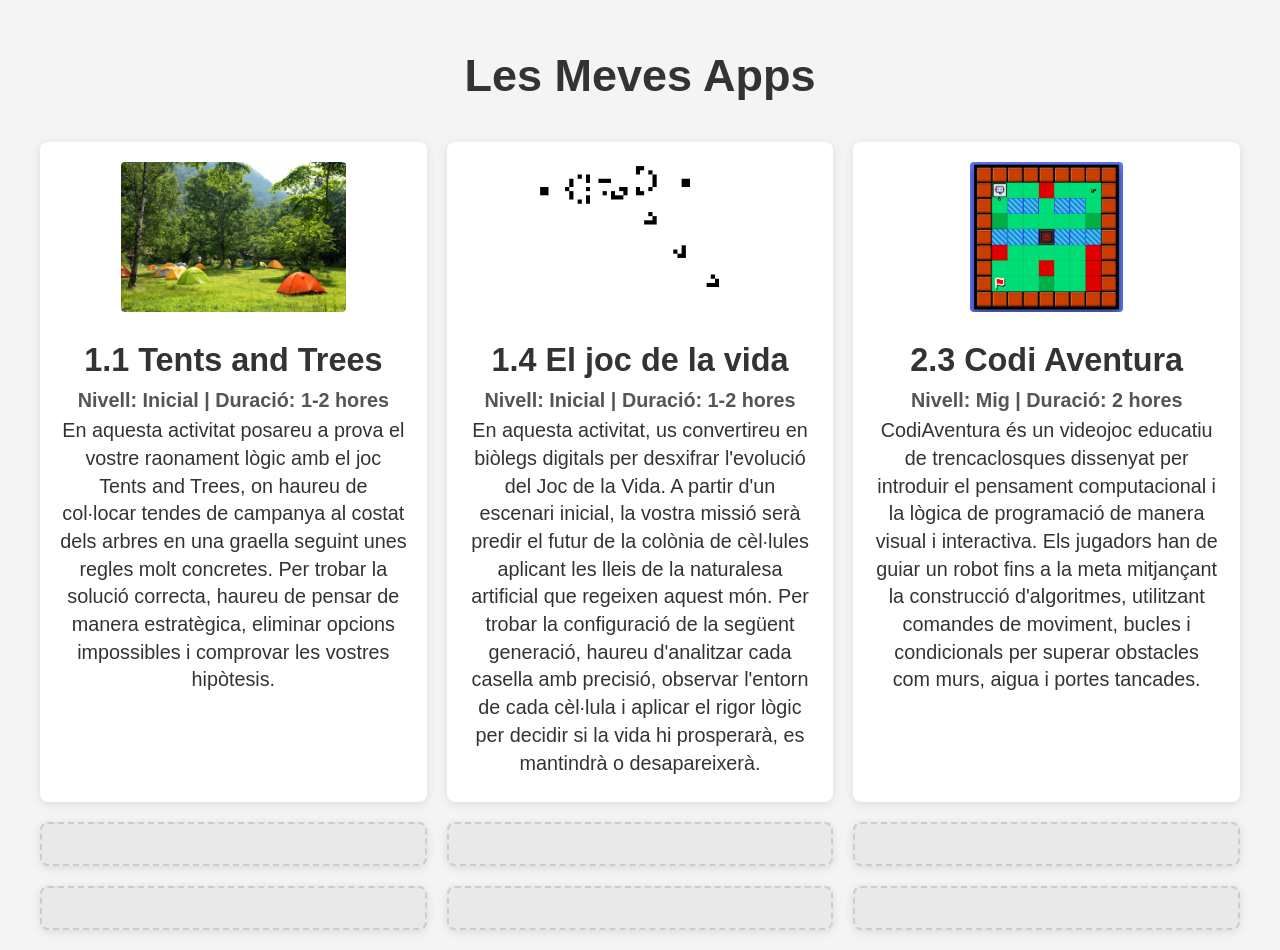
<file: index.html>
<!DOCTYPE html>
<html lang="ca">
<head>
    <meta charset="UTF-8">
    <meta name="viewport" content="width=device-width, initial-scale=1.0">
    <title>Apps - Gerard Callé</title>
    <link rel="stylesheet" href="styles.css">
</head>
<body>
    <h1>Les Meves Apps</h1>
    <div class="grid">
        <a href="tentsandtrees/index.html" class="card">
            <img src="tentsandtrees.jpg" alt="Tents and Trees">
            <h2>1.1 Tents and Trees</h2>
            <p class="level-duration">Nivell: Inicial | Duració: 1-2 hores</p>
            <p class="description">En aquesta activitat posareu a prova el vostre raonament lògic amb el joc Tents and Trees, on haureu de col·locar tendes de campanya al costat dels arbres en una graella seguint unes regles molt concretes. Per trobar la solució correcta, haureu de pensar de manera estratègica, eliminar opcions impossibles i comprovar les vostres hipòtesis.</p>
        </a>
        <a href="gameoflive/index.html" class="card">
            <img src="gameoflive.gif" alt="El joc de la vida">
            <h2>1.4 El joc de la vida</h2>
            <p class="level-duration">Nivell: Inicial | Duració: 1-2 hores</p>
            <p class="description">En aquesta activitat, us convertireu en biòlegs digitals per desxifrar l'evolució del Joc de la Vida. A partir d'un escenari inicial, la vostra missió serà predir el futur de la colònia de cèl·lules aplicant les lleis de la naturalesa artificial que regeixen aquest món. Per trobar la configuració de la següent generació, haureu d'analitzar cada casella amb precisió, observar l'entorn de cada cèl·lula i aplicar el rigor lògic per decidir si la vida hi prosperarà, es mantindrà o desapareixerà.</p>
        </a>
        <a href="codiaventura/index.html" class="card">
            <img src="codiaventura.png" alt="Codi Aventura">
            <h2>2.3 Codi Aventura</h2>
            <p class="level-duration">Nivell: Mig | Duració: 2 hores</p>
            <p class="description">CodiAventura és un videojoc educatiu de trencaclosques dissenyat per introduir el pensament computacional i la lògica de programació de manera visual i interactiva. Els jugadors han de guiar un robot fins a la meta mitjançant la construcció d'algoritmes, utilitzant comandes de moviment, bucles i condicionals per superar obstacles com murs, aigua i portes tancades.</p>
        </a>
        <div class="card empty"></div>
        <div class="card empty"></div>
        <div class="card empty"></div>
        <div class="card empty"></div>
        <div class="card empty"></div>
        <div class="card empty"></div>
    </div>
</body>
</html>
</file>
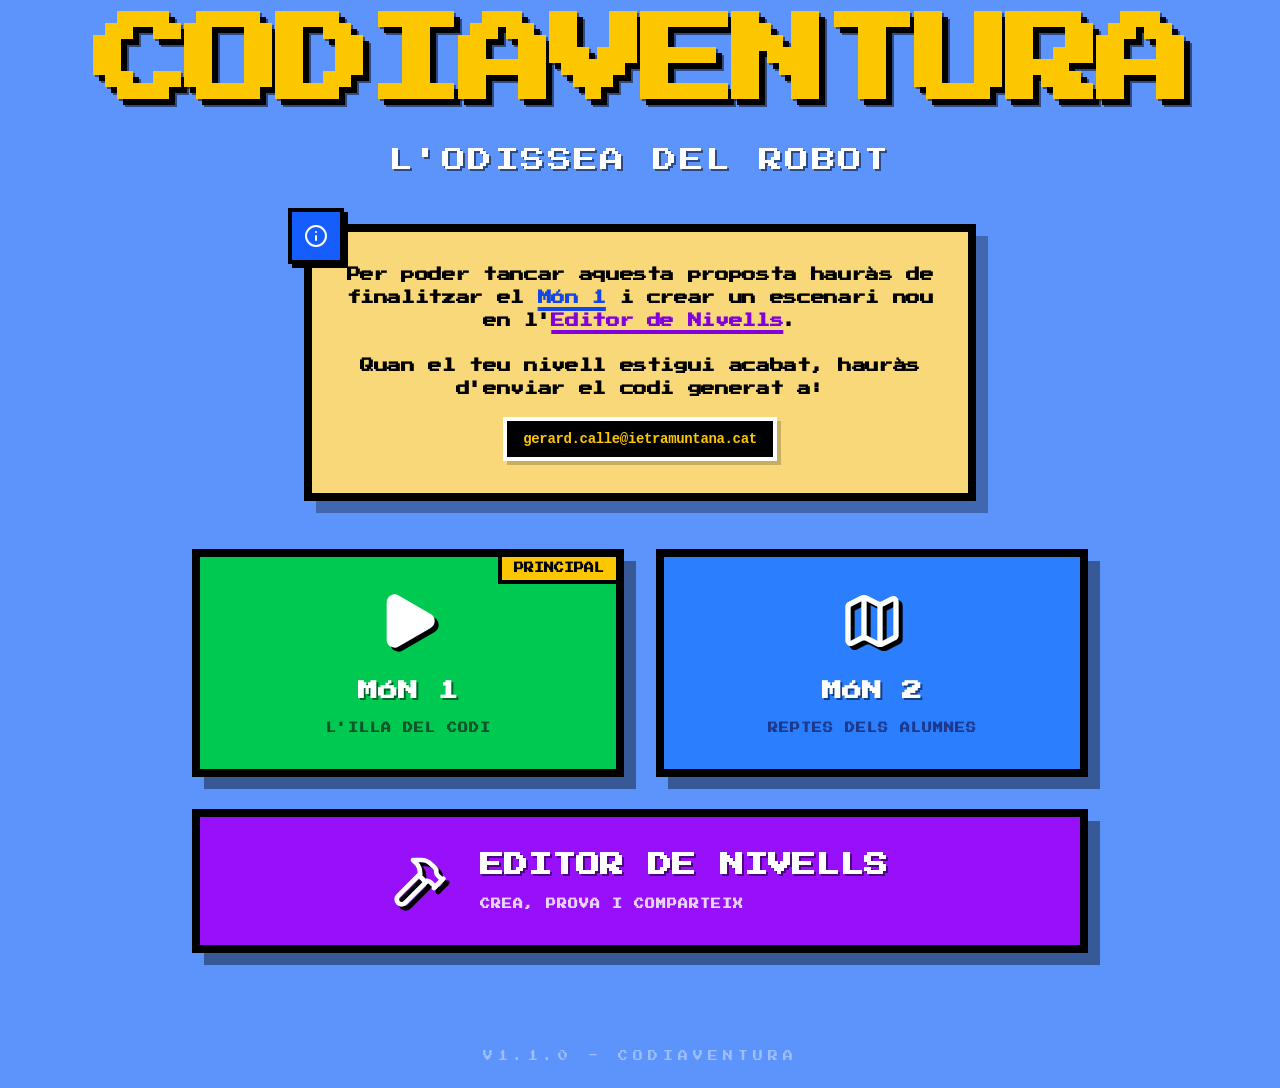
<file: codiaventura/index.html>
<!DOCTYPE html>
<html lang="ca-ES">
  <head>
    <meta charset="UTF-8" />
    <meta name="viewport" content="width=device-width, initial-scale=1.0" />
    <title>CodiAventura: Món Pixel</title>
    <link href="https://fonts.googleapis.com/css2?family=Press+Start+2P&display=swap" rel="stylesheet">
    <script type="module" crossorigin src="./assets/index-CRrbOQWZ.js"></script>
    <link rel="stylesheet" crossorigin href="./assets/index-3ejR_nkB.css">
  </head>
  <body>
    <div id="root"></div>
  </body>
</html>
</file>
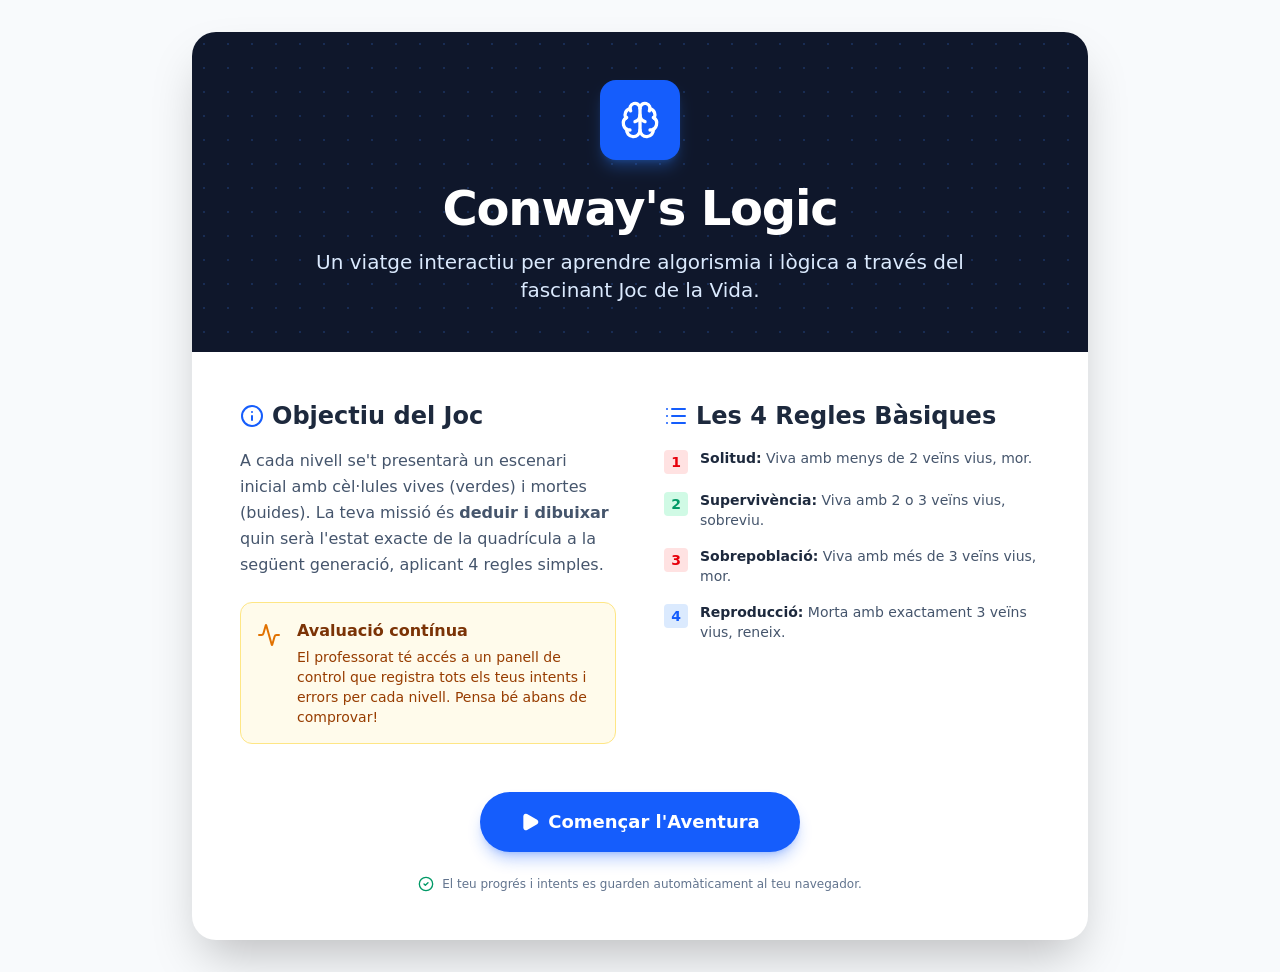
<file: gameoflive/index.html>
<!doctype html>
<html lang="ca-ES">
  <head>
    <meta charset="UTF-8" />
    <meta name="viewport" content="width=device-width, initial-scale=1.0" />
    <title>Game Of Live</title>
    <script type="module" crossorigin src="./assets/index-CAPMEVwv.js"></script>
    <link rel="stylesheet" crossorigin href="./assets/index-CKl9i4Ve.css">
  </head>
  <body>
    <div id="root"></div>
  </body>
</html>
</file>
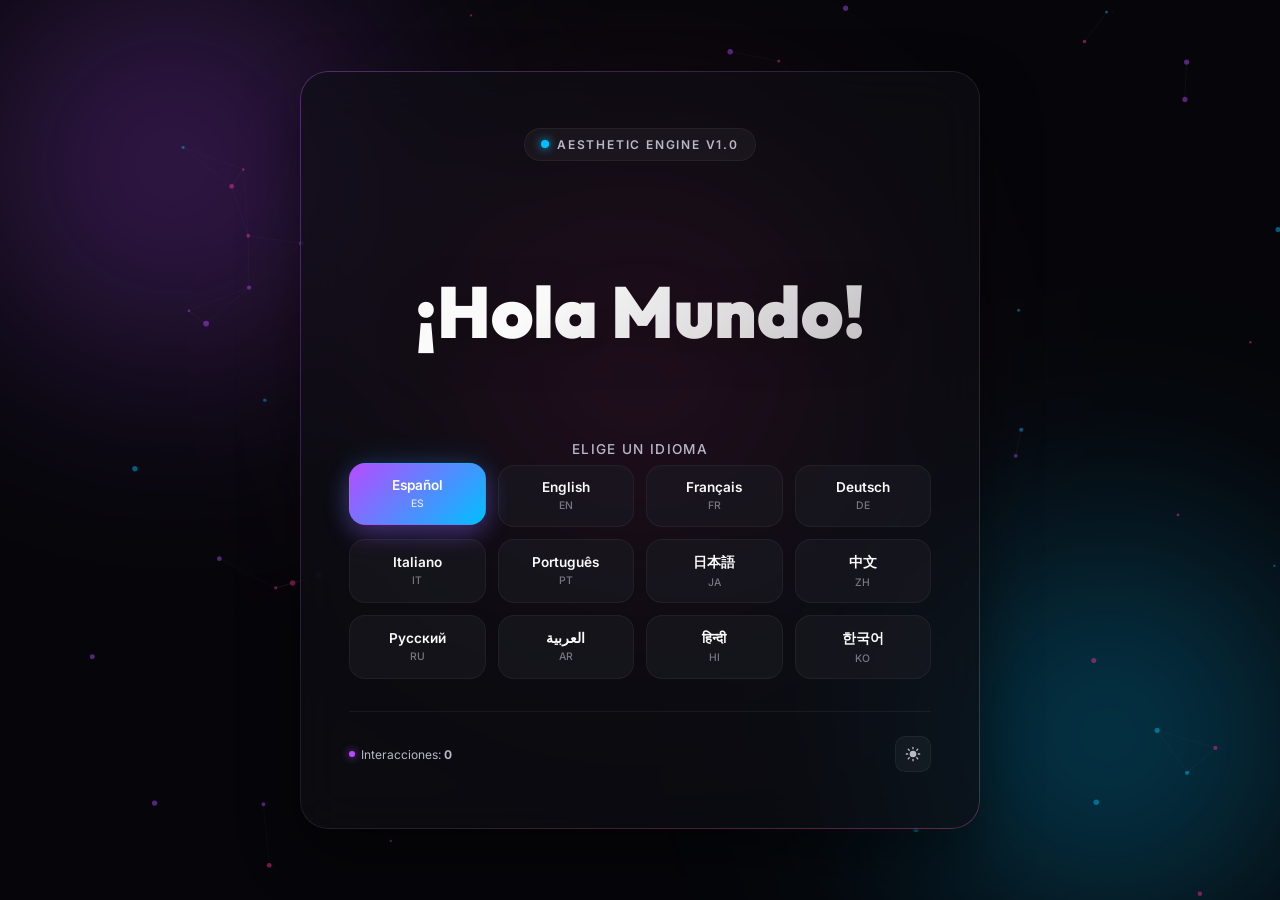
<file: hola-mundo/index.html>
<!DOCTYPE html>
<html lang="es">
<head>
  <meta charset="UTF-8">
  <meta name="viewport" content="width=device-width, initial-scale=1.0">
  <meta name="description" content="Una aplicación web de Hola Mundo interactiva con diseño premium, efectos de partículas, síntesis de audio integrada y soporte para múltiples idiomas.">
  <title>Hola Mundo Interactiva</title>
  
  <!-- Optimización de carga de fuentes -->
  <link rel="preconnect" href="https://fonts.googleapis.com">
  <link rel="preconnect" href="https://fonts.gstatic.com" crossorigin>
  
  <script type="module" crossorigin src="./assets/index-D7uxfjRX.js"></script>
  <link rel="stylesheet" crossorigin href="./assets/index-CjA4MpiB.css">
</head>
<body>

  <!-- Capa de Fondos Animados -->
  <div class="background-wrapper" aria-hidden="true">
    <div class="blob blob-1"></div>
    <div class="blob blob-2"></div>
    <div class="blob blob-3"></div>
  </div>

  <!-- Lienzo de Partículas Interactivas -->
  <canvas id="particle-canvas" aria-hidden="true"></canvas>

  <!-- Contenedor Principal (Glassmorphism) -->
  <main class="container">
    <div class="glow-ring" aria-hidden="true"></div>

    <header>
      <div class="logo-badge">
        <span class="logo-icon"></span>
        <span>Aesthetic Engine v1.0</span>
      </div>
    </header>

    <!-- Sección del Saludo Central -->
    <section class="greeting-viewport" aria-live="polite">
      <h1 id="greeting-text" class="greeting-text">¡Hola Mundo!</h1>
    </section>

    <!-- Panel de Selección de Idioma -->
    <section class="languages-container">
      <h2 class="panel-title">Elige un idioma</h2>
      <div id="languages-grid" class="languages-grid">
        <!-- Generado dinámicamente por JS -->
      </div>
    </section>

    <!-- Barra de Estado / Footer -->
    <footer>
      <div class="interactive-counter">
        <span class="pulse-indicator"></span>
        <span>Interacciones: <strong id="click-counter">0</strong></span>
      </div>
      
      <div class="controls-row">
        <!-- Botón para alternar brillo de neón -->
        <button id="toggle-glow" class="icon-btn" aria-label="Alternar brillo de neón" title="Alternar brillo de neón">
          <svg viewBox="0 0 24 24" width="18" height="18" fill="none" stroke="currentColor" stroke-width="2" stroke-linecap="round" stroke-linejoin="round">
            <path d="M12 2v2M12 20v2M4.93 4.93l1.41 1.41M17.66 17.66l1.41 1.41M2 12h2M20 12h2M6.34 17.66l-1.41 1.41M19.07 4.93l-1.41 1.41"></path>
            <circle cx="12" cy="12" r="4"></circle>
          </svg>
        </button>
      </div>
    </footer>
  </main>

</body>
</html>
</file>
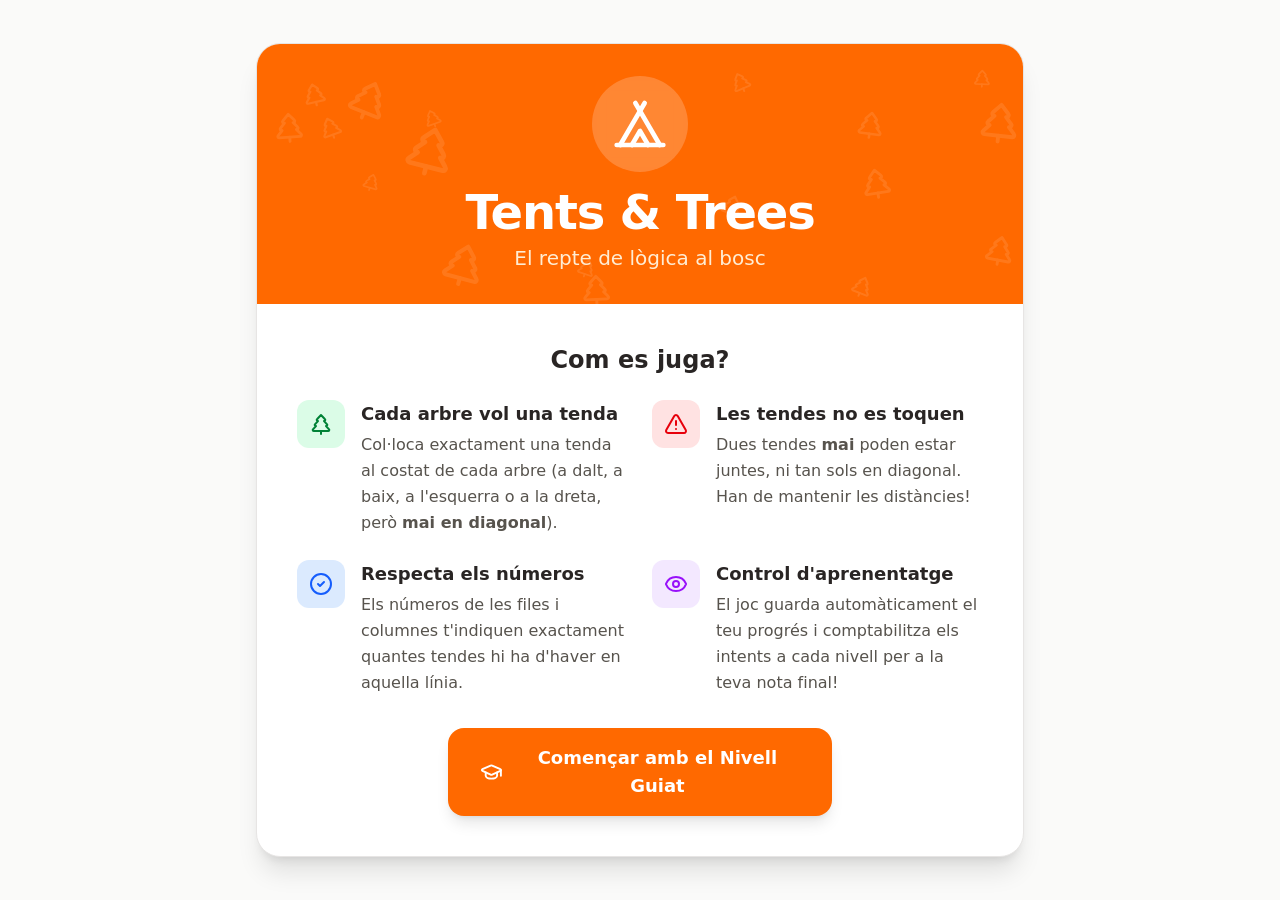
<file: tentsandtrees/index.html>
<!doctype html>
<html lang="ca-ES">
  <head>
    <meta charset="UTF-8" />
    <meta name="viewport" content="width=device-width, initial-scale=1.0" />
    <title>Tents and Trees</title>
    <script type="module" crossorigin src="./assets/index-BRYShjWj.js"></script>
    <link rel="stylesheet" crossorigin href="./assets/index-C5UKlqbI.css">
  </head>
  <body>
    <div id="root"></div>
  </body>
</html>
</file>
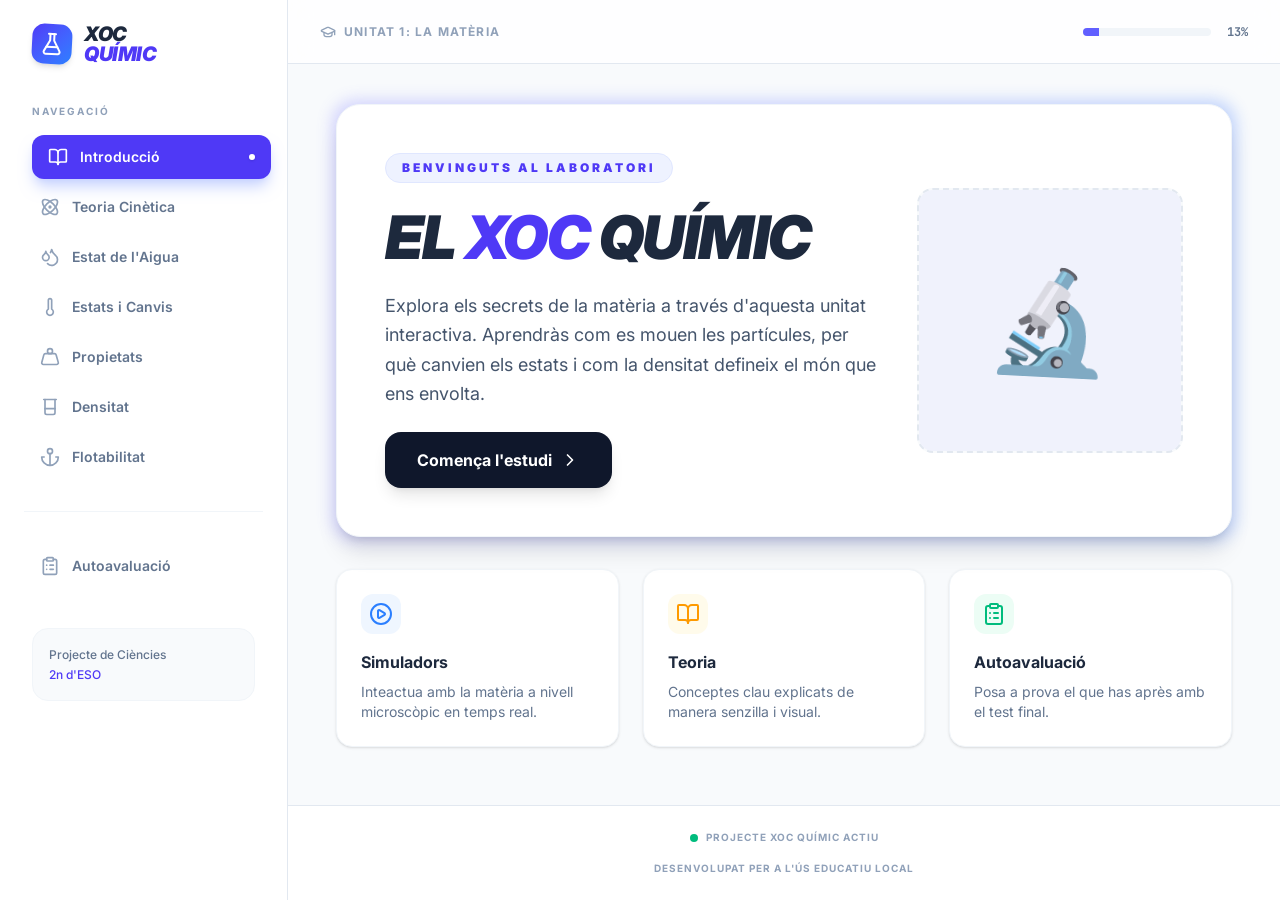
<file: xocquimic/index.html>
<!doctype html>
<html lang="en">
  <head>
    <meta charset="UTF-8" />
    <meta name="viewport" content="width=device-width, initial-scale=1.0" />
    <title>Xoc Químic</title>
    <script type="module" crossorigin src="./assets/index-CzQZLet_.js"></script>
    <link rel="stylesheet" crossorigin href="./assets/index-C5c6Ob6R.css">
  </head>
  <body>
    <div id="root"></div>
  </body>
</html>
</file>
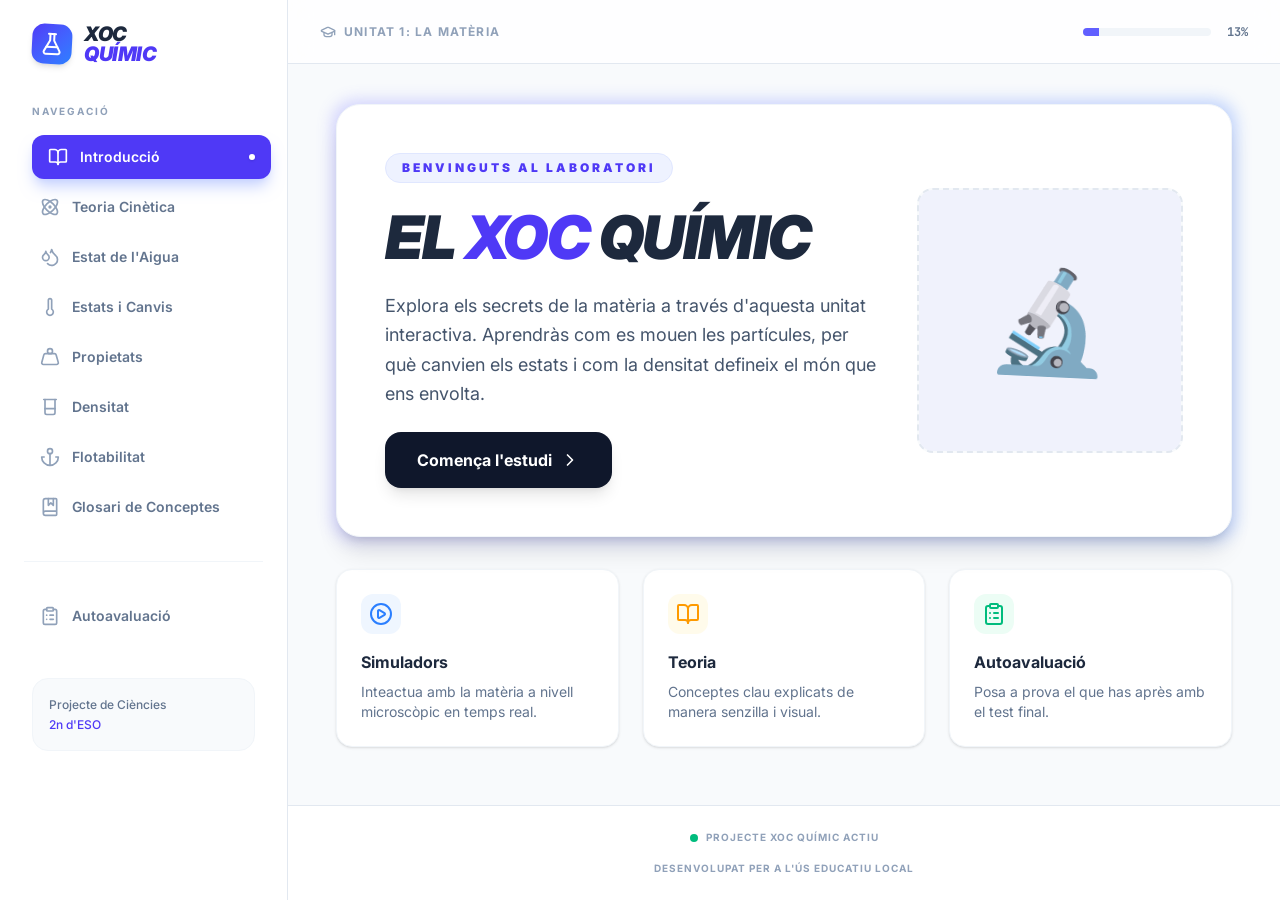
<file: xocquimic1/index.html>
<!doctype html>
<html lang="en">
  <head>
    <meta charset="UTF-8" />
    <meta name="viewport" content="width=device-width, initial-scale=1.0" />
    <title>Xoc Químic - La matèria</title>
    <script type="module" crossorigin src="./assets/index-OJek6CAI.js"></script>
    <link rel="stylesheet" crossorigin href="./assets/index-B-uMGSpS.css">
  </head>
  <body>
    <div id="root"></div>
  </body>
</html>
</file>
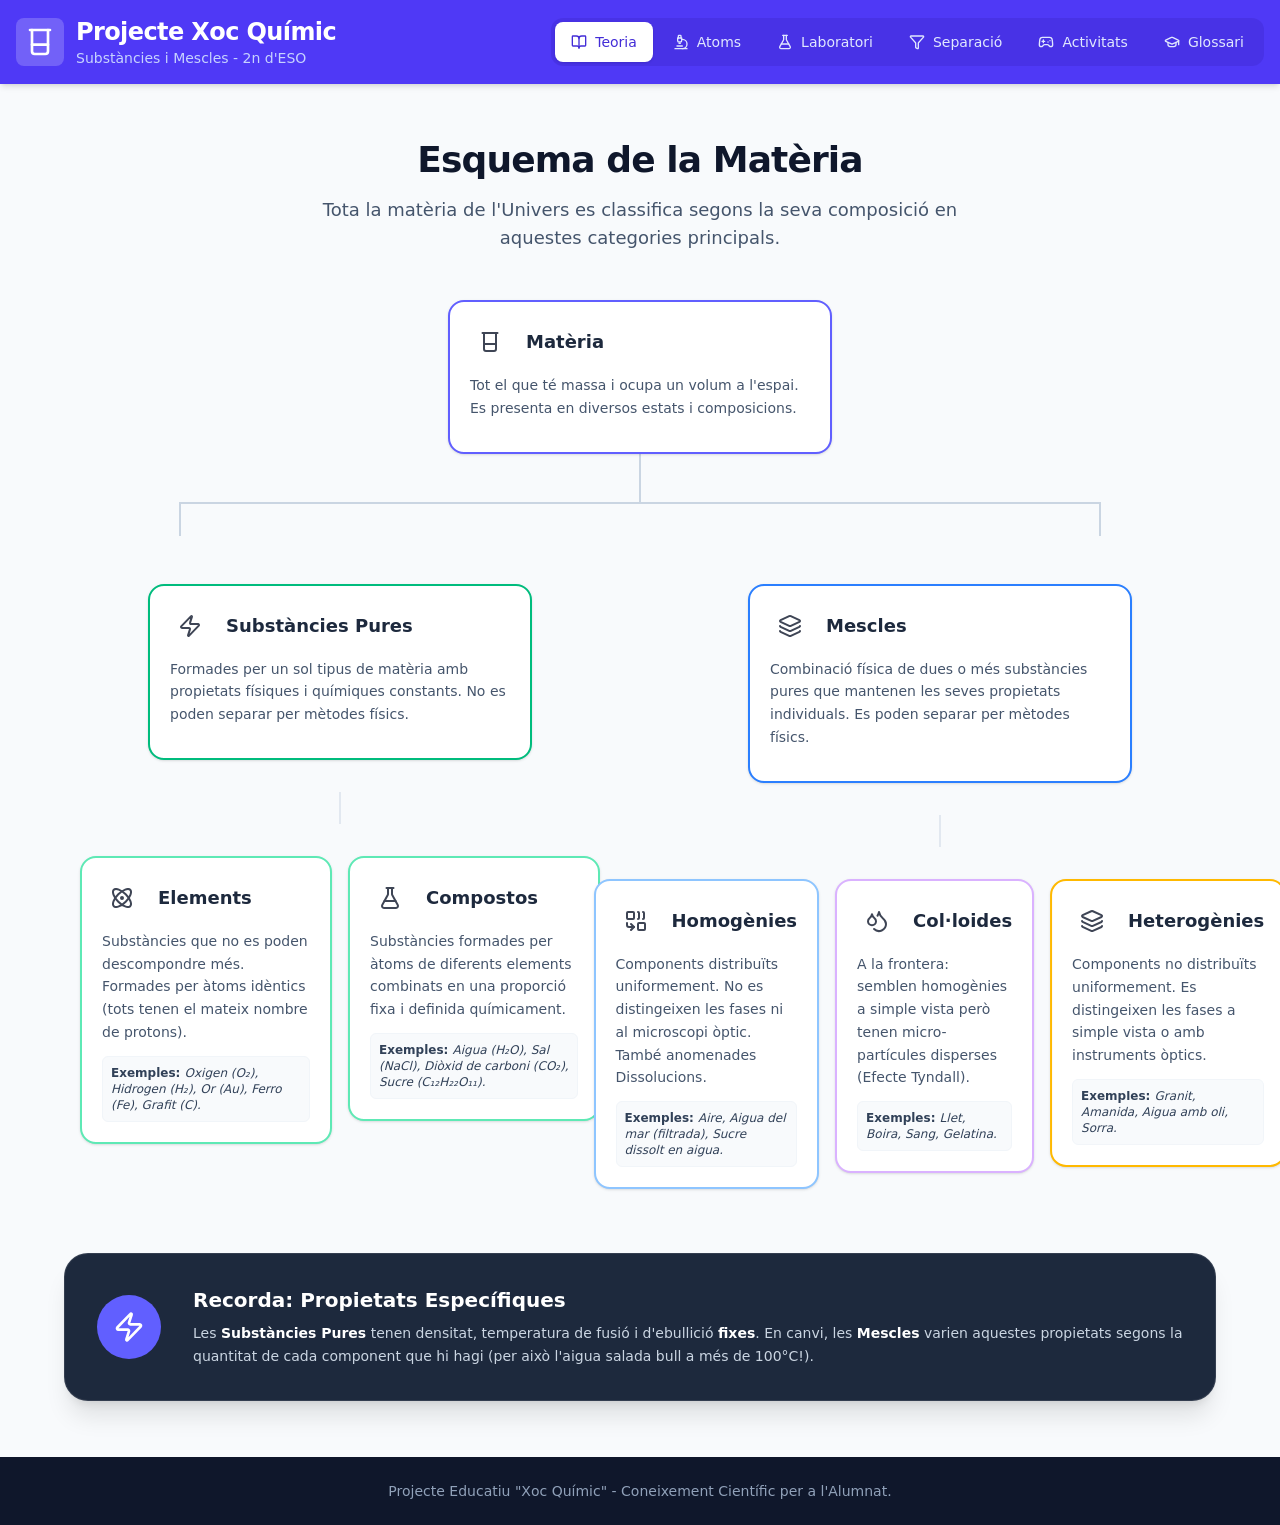
<file: xocquimic2/index.html>
<!doctype html>
<html lang="en">
  <head>
    <meta charset="UTF-8" />
    <meta name="viewport" content="width=device-width, initial-scale=1.0" />
    <title>Xoc Químic - Substàncies i Mescles</title>
    <script type="module" crossorigin src="./assets/index-b5T12_NM.js"></script>
    <link rel="stylesheet" crossorigin href="./assets/index-CbNRIpQe.css">
  </head>
  <body>
    <div id="root"></div>
  </body>
</html>
</file>
<file: styles.css>
body {
    font-family: Arial, sans-serif;
    margin: 0;
    padding: 20px;
    background-color: #f4f4f4;
    color: #333;
    font-size: 18px; /* Letra más grande */
}

h1 {
    text-align: center;
    margin-bottom: 40px;
    font-size: 2.5em;
}

.grid {
    display: grid;
    grid-template-columns: repeat(3, 1fr);
    grid-template-rows: repeat(3, auto);
    gap: 20px;
    max-width: 1200px;
    margin: 0 auto;
}

.card {
    background: white;
    border-radius: 8px;
    box-shadow: 0 2px 10px rgba(0,0,0,0.1);
    padding: 20px;
    text-align: center;
    transition: transform 0.2s;
    text-decoration: none;
    color: inherit;
    display: block;
}

.card:hover {
    transform: translateY(-5px);
}

.card img {
    max-width: 100%;
    height: 150px;
    object-fit: cover;
    border-radius: 4px;
    margin-bottom: 15px;
}

.card h2 {
    margin: 10px 0;
    font-size: 1.8em;
}

.card p {
    margin: 5px 0;
    font-size: 1.1em;
}

.level-duration {
    font-weight: bold;
    color: #555;
}

.description {
    font-size: 1em;
    line-height: 1.4;
    margin-top: 10px;
}

.empty {
    background: #e9e9e9;
    border: 2px dashed #ccc;
}
</file>
<file: hola-mundo/assets/index-CjA4MpiB.css>
@import"https://fonts.googleapis.com/css2?family=Inter:wght@300;400;500;600&family=Outfit:wght@600;800;900&display=swap";:root{--bg-color: hsl(240, 25%, 3%);--text-primary: hsl(0, 0%, 98%);--text-secondary: hsl(240, 10%, 75%);--accent-1: hsl(275, 100%, 65%);--accent-2: hsl(195, 100%, 50%);--accent-3: hsl(330, 100%, 60%);--card-bg: hsla(240, 18%, 7%, .65);--card-border: hsla(0, 0%, 100%, .08);--btn-bg: hsla(240, 12%, 12%, .6);--btn-border: hsla(0, 0%, 100%, .05);--btn-hover-border: hsla(275, 100%, 65%, .4)}*{box-sizing:border-box;margin:0;padding:0}body{display:flex;justify-content:center;align-items:center;min-height:100vh;background-color:var(--bg-color);font-family:Inter,sans-serif;color:var(--text-primary);overflow:hidden;position:relative}.background-wrapper{position:absolute;top:0;left:0;width:100%;height:100%;overflow:hidden;z-index:1}.blob{position:absolute;width:600px;height:600px;border-radius:50%;filter:blur(90px);opacity:.35;mix-blend-mode:screen;pointer-events:none}.blob-1{background:radial-gradient(circle,var(--accent-1) 0%,transparent 70%);top:-15%;left:-10%;animation:float-left 25s infinite alternate ease-in-out}.blob-2{background:radial-gradient(circle,var(--accent-2) 0%,transparent 70%);bottom:-15%;right:-10%;animation:float-right 22s infinite alternate ease-in-out}.blob-3{background:radial-gradient(circle,var(--accent-3) 0%,transparent 70%);top:40%;left:50%;transform:translate(-50%,-50%);animation:float-center 30s infinite alternate ease-in-out}@keyframes float-left{0%{transform:translate(0) scale(1)}50%{transform:translate(80px,120px) scale(1.15)}to{transform:translate(-40px,60px) scale(.9)}}@keyframes float-right{0%{transform:translate(0) scale(1)}50%{transform:translate(-100px,-80px) scale(1.2)}to{transform:translate(50px,-40px) scale(.95)}}@keyframes float-center{0%{transform:translate(-50%,-50%) translate(-60px,-40px) scale(.9)}50%{transform:translate(-50%,-50%) translate(100px,80px) scale(1.1)}to{transform:translate(-50%,-50%) translate(-40px,60px) scale(1)}}#particle-canvas{position:absolute;top:0;left:0;width:100%;height:100%;z-index:2;pointer-events:none}.container{position:relative;width:90%;max-width:680px;padding:3.5rem 3rem;border-radius:28px;background:var(--card-bg);border:1px solid var(--card-border);backdrop-filter:blur(24px);-webkit-backdrop-filter:blur(24px);box-shadow:0 25px 60px #00000073;text-align:center;z-index:10;display:flex;flex-direction:column;align-items:center;gap:1.5rem}.glow-ring{position:absolute;top:-1px;left:-1px;right:-1px;bottom:-1px;border-radius:28px;background:linear-gradient(135deg,#b54dff4d,#00bfff00,#ff33994d);pointer-events:none;z-index:-1;mask:linear-gradient(#fff 0 0) content-box,linear-gradient(#fff 0 0);-webkit-mask:linear-gradient(#fff 0 0) content-box,linear-gradient(#fff 0 0);mask-composite:exclude;-webkit-mask-composite:xor;padding:1px}header{width:100%}.logo-badge{display:inline-flex;align-items:center;gap:.5rem;padding:.5rem 1rem;background:#ffffff0a;border:1px solid hsla(0,0%,100%,.05);border-radius:100px;color:var(--text-secondary);font-size:.75rem;font-weight:600;letter-spacing:.15em;text-transform:uppercase;margin-bottom:1.5rem}.logo-icon{width:8px;height:8px;border-radius:50%;background-color:var(--accent-2);box-shadow:0 0 10px var(--accent-2);animation:pulse 2s infinite}@keyframes pulse{0%{transform:scale(1);opacity:1}50%{transform:scale(1.4);opacity:.5}to{transform:scale(1);opacity:1}}.greeting-viewport{width:100%;min-height:160px;display:flex;justify-content:center;align-items:center;margin:1.5rem 0;position:relative}.greeting-text{font-family:Outfit,sans-serif;font-size:clamp(3rem,7.5vw,4.5rem);font-weight:900;line-height:1.15;background:linear-gradient(135deg,var(--text-primary) 30%,hsla(0,0%,100%,.75));-webkit-background-clip:text;-webkit-text-fill-color:transparent;background-clip:text;text-fill-color:transparent;transition:transform .6s cubic-bezier(.34,1.56,.64,1),opacity .4s ease,filter .4s ease;filter:drop-shadow(0 10px 20px rgba(0,0,0,.3))}.greeting-text.changing{opacity:0;transform:scale(.9) translateY(10px);filter:blur(8px) drop-shadow(0 0 0 rgba(0,0,0,0))}.greeting-text.accented{background:linear-gradient(135deg,var(--accent-1),var(--accent-2),var(--accent-3));-webkit-background-clip:text;-webkit-text-fill-color:transparent;background-clip:text;text-fill-color:transparent;filter:drop-shadow(0 0 25px hsla(275,100%,65%,.35))}.panel-title{font-size:.85rem;color:var(--text-secondary);text-transform:uppercase;letter-spacing:.1em;font-weight:500;margin-bottom:.5rem}.languages-container{width:100%}.languages-grid{display:grid;grid-template-columns:repeat(4,1fr);gap:.75rem;width:100%}@media (max-width: 600px){.languages-grid{grid-template-columns:repeat(3,1fr)}.container{padding:2.5rem 1.5rem}}@media (max-width: 440px){.languages-grid{grid-template-columns:repeat(2,1fr)}}.lang-btn{background:var(--btn-bg);border:1px solid var(--btn-border);color:var(--text-secondary);padding:.85rem .5rem;border-radius:16px;font-family:Inter,sans-serif;font-size:.8rem;font-weight:500;cursor:pointer;transition:all .4s cubic-bezier(.16,1,.3,1);outline:none;display:flex;flex-direction:column;align-items:center;gap:.25rem}.lang-btn span.lang-name{font-size:.85rem;color:var(--text-primary);font-weight:600}.lang-btn span.lang-code{font-size:.65rem;opacity:.6;text-transform:uppercase}.lang-btn:hover{border-color:var(--btn-hover-border);color:var(--text-primary);background:#24242ed9;transform:translateY(-3px);box-shadow:0 8px 20px #00000040,0 0 15px #b54dff26}.lang-btn:focus-visible{outline:2px solid var(--accent-2);outline-offset:4px}.lang-btn.active{background:linear-gradient(135deg,var(--accent-1),var(--accent-2));border-color:transparent;box-shadow:0 10px 25px #b54dff4d,0 0 30px #00bfff33;transform:translateY(-2px)}.lang-btn.active span.lang-name{color:#fff}.lang-btn.active span.lang-code{color:#fff;opacity:.8}footer{width:100%;display:flex;justify-content:space-between;align-items:center;border-top:1px solid hsla(0,0%,100%,.06);padding-top:1.5rem;margin-top:.5rem;font-size:.75rem;color:var(--text-secondary)}.interactive-counter{display:flex;align-items:center;gap:.4rem}.pulse-indicator{width:6px;height:6px;border-radius:50%;background-color:var(--accent-1);box-shadow:0 0 8px var(--accent-1)}.controls-row{display:flex;gap:1rem}.icon-btn{background:#ffffff0a;border:1px solid hsla(0,0%,100%,.05);color:var(--text-secondary);width:36px;height:36px;border-radius:10px;display:flex;justify-content:center;align-items:center;cursor:pointer;transition:all .3s}.icon-btn:hover{background:#ffffff14;color:var(--text-primary);border-color:#ffffff26}.icon-btn svg{width:16px;height:16px;fill:currentColor}
</file>
<file: gameoflive/assets/index-CKl9i4Ve.css>
/*! tailwindcss v4.2.2 | MIT License | https://tailwindcss.com */@layer properties{@supports (((-webkit-hyphens:none)) and (not (margin-trim:inline))) or ((-moz-orient:inline) and (not (color:rgb(from red r g b)))){*,:before,:after,::backdrop{--tw-translate-x:0;--tw-translate-y:0;--tw-translate-z:0;--tw-rotate-x:initial;--tw-rotate-y:initial;--tw-rotate-z:initial;--tw-skew-x:initial;--tw-skew-y:initial;--tw-space-y-reverse:0;--tw-divide-y-reverse:0;--tw-border-style:solid;--tw-gradient-position:initial;--tw-gradient-from:#0000;--tw-gradient-via:#0000;--tw-gradient-to:#0000;--tw-gradient-stops:initial;--tw-gradient-via-stops:initial;--tw-gradient-from-position:0%;--tw-gradient-via-position:50%;--tw-gradient-to-position:100%;--tw-leading:initial;--tw-font-weight:initial;--tw-tracking:initial;--tw-shadow:0 0 #0000;--tw-shadow-color:initial;--tw-shadow-alpha:100%;--tw-inset-shadow:0 0 #0000;--tw-inset-shadow-color:initial;--tw-inset-shadow-alpha:100%;--tw-ring-color:initial;--tw-ring-shadow:0 0 #0000;--tw-inset-ring-color:initial;--tw-inset-ring-shadow:0 0 #0000;--tw-ring-inset:initial;--tw-ring-offset-width:0px;--tw-ring-offset-color:#fff;--tw-ring-offset-shadow:0 0 #0000;--tw-blur:initial;--tw-brightness:initial;--tw-contrast:initial;--tw-grayscale:initial;--tw-hue-rotate:initial;--tw-invert:initial;--tw-opacity:initial;--tw-saturate:initial;--tw-sepia:initial;--tw-drop-shadow:initial;--tw-drop-shadow-color:initial;--tw-drop-shadow-alpha:100%;--tw-drop-shadow-size:initial;--tw-backdrop-blur:initial;--tw-backdrop-brightness:initial;--tw-backdrop-contrast:initial;--tw-backdrop-grayscale:initial;--tw-backdrop-hue-rotate:initial;--tw-backdrop-invert:initial;--tw-backdrop-opacity:initial;--tw-backdrop-saturate:initial;--tw-backdrop-sepia:initial;--tw-duration:initial}}}@layer theme{:root,:host{--font-sans:ui-sans-serif, system-ui, sans-serif, "Apple Color Emoji", "Segoe UI Emoji", "Segoe UI Symbol", "Noto Color Emoji";--font-mono:ui-monospace, SFMono-Regular, Menlo, Monaco, Consolas, "Liberation Mono", "Courier New", monospace;--color-red-50:oklch(97.1% .013 17.38);--color-red-100:oklch(93.6% .032 17.717);--color-red-200:oklch(88.5% .062 18.334);--color-red-300:oklch(80.8% .114 19.571);--color-red-400:oklch(70.4% .191 22.216);--color-red-500:oklch(63.7% .237 25.331);--color-red-600:oklch(57.7% .245 27.325);--color-red-700:oklch(50.5% .213 27.518);--color-red-900:oklch(39.6% .141 25.723);--color-orange-500:oklch(70.5% .213 47.604);--color-amber-50:oklch(98.7% .022 95.277);--color-amber-100:oklch(96.2% .059 95.617);--color-amber-200:oklch(92.4% .12 95.746);--color-amber-300:oklch(87.9% .169 91.605);--color-amber-500:oklch(76.9% .188 70.08);--color-amber-600:oklch(66.6% .179 58.318);--color-amber-700:oklch(55.5% .163 48.998);--color-amber-800:oklch(47.3% .137 46.201);--color-amber-900:oklch(41.4% .112 45.904);--color-yellow-500:oklch(79.5% .184 86.047);--color-emerald-50:oklch(97.9% .021 166.113);--color-emerald-100:oklch(95% .052 163.051);--color-emerald-200:oklch(90.5% .093 164.15);--color-emerald-300:oklch(84.5% .143 164.978);--color-emerald-400:oklch(76.5% .177 163.223);--color-emerald-500:oklch(69.6% .17 162.48);--color-emerald-600:oklch(59.6% .145 163.225);--color-emerald-700:oklch(50.8% .118 165.612);--color-emerald-800:oklch(43.2% .095 166.913);--color-emerald-900:oklch(37.8% .077 168.94);--color-cyan-100:oklch(95.6% .045 203.388);--color-cyan-300:oklch(86.5% .127 207.078);--color-cyan-800:oklch(45% .085 224.283);--color-blue-50:oklch(97% .014 254.604);--color-blue-100:oklch(93.2% .032 255.585);--color-blue-200:oklch(88.2% .059 254.128);--color-blue-300:oklch(80.9% .105 251.813);--color-blue-500:oklch(62.3% .214 259.815);--color-blue-600:oklch(54.6% .245 262.881);--color-blue-700:oklch(48.8% .243 264.376);--color-blue-800:oklch(42.4% .199 265.638);--color-blue-900:oklch(37.9% .146 265.522);--color-indigo-50:oklch(96.2% .018 272.314);--color-indigo-100:oklch(93% .034 272.788);--color-indigo-200:oklch(87% .065 274.039);--color-indigo-300:oklch(78.5% .115 274.713);--color-indigo-500:oklch(58.5% .233 277.117);--color-indigo-600:oklch(51.1% .262 276.966);--color-indigo-700:oklch(45.7% .24 277.023);--color-indigo-900:oklch(35.9% .144 278.697);--color-indigo-950:oklch(25.7% .09 281.288);--color-slate-50:oklch(98.4% .003 247.858);--color-slate-100:oklch(96.8% .007 247.896);--color-slate-200:oklch(92.9% .013 255.508);--color-slate-300:oklch(86.9% .022 252.894);--color-slate-400:oklch(70.4% .04 256.788);--color-slate-500:oklch(55.4% .046 257.417);--color-slate-600:oklch(44.6% .043 257.281);--color-slate-700:oklch(37.2% .044 257.287);--color-slate-800:oklch(27.9% .041 260.031);--color-slate-900:oklch(20.8% .042 265.755);--color-white:#fff;--spacing:.25rem;--container-md:28rem;--container-lg:32rem;--container-2xl:42rem;--container-4xl:56rem;--container-5xl:64rem;--text-xs:.75rem;--text-xs--line-height:calc(1 / .75);--text-sm:.875rem;--text-sm--line-height:calc(1.25 / .875);--text-base:1rem;--text-base--line-height: 1.5 ;--text-lg:1.125rem;--text-lg--line-height:calc(1.75 / 1.125);--text-xl:1.25rem;--text-xl--line-height:calc(1.75 / 1.25);--text-2xl:1.5rem;--text-2xl--line-height:calc(2 / 1.5);--text-3xl:1.875rem;--text-3xl--line-height: 1.2 ;--text-4xl:2.25rem;--text-4xl--line-height:calc(2.5 / 2.25);--text-5xl:3rem;--text-5xl--line-height:1;--font-weight-normal:400;--font-weight-medium:500;--font-weight-semibold:600;--font-weight-bold:700;--font-weight-extrabold:800;--font-weight-black:900;--tracking-tight:-.025em;--tracking-wider:.05em;--leading-tight:1.25;--leading-relaxed:1.625;--radius-sm:.25rem;--radius-md:.375rem;--radius-lg:.5rem;--radius-xl:.75rem;--radius-2xl:1rem;--radius-3xl:1.5rem;--animate-pulse:pulse 2s cubic-bezier(.4, 0, .6, 1) infinite;--blur-sm:8px;--blur-md:12px;--blur-2xl:40px;--aspect-video:16 / 9;--default-transition-duration:.15s;--default-transition-timing-function:cubic-bezier(.4, 0, .2, 1);--default-font-family:var(--font-sans);--default-mono-font-family:var(--font-mono)}}@layer base{*,:after,:before,::backdrop{box-sizing:border-box;border:0 solid;margin:0;padding:0}::file-selector-button{box-sizing:border-box;border:0 solid;margin:0;padding:0}html,:host{-webkit-text-size-adjust:100%;-moz-tab-size:4;tab-size:4;line-height:1.5;font-family:var(--default-font-family,ui-sans-serif, system-ui, sans-serif, "Apple Color Emoji", "Segoe UI Emoji", "Segoe UI Symbol", "Noto Color Emoji");font-feature-settings:var(--default-font-feature-settings,normal);font-variation-settings:var(--default-font-variation-settings,normal);-webkit-tap-highlight-color:transparent}hr{height:0;color:inherit;border-top-width:1px}abbr:where([title]){-webkit-text-decoration:underline dotted;text-decoration:underline dotted}h1,h2,h3,h4,h5,h6{font-size:inherit;font-weight:inherit}a{color:inherit;-webkit-text-decoration:inherit;text-decoration:inherit}b,strong{font-weight:bolder}code,kbd,samp,pre{font-family:var(--default-mono-font-family,ui-monospace, SFMono-Regular, Menlo, Monaco, Consolas, "Liberation Mono", "Courier New", monospace);font-feature-settings:var(--default-mono-font-feature-settings,normal);font-variation-settings:var(--default-mono-font-variation-settings,normal);font-size:1em}small{font-size:80%}sub,sup{vertical-align:baseline;font-size:75%;line-height:0;position:relative}sub{bottom:-.25em}sup{top:-.5em}table{text-indent:0;border-color:inherit;border-collapse:collapse}:-moz-focusring{outline:auto}progress{vertical-align:baseline}summary{display:list-item}ol,ul,menu{list-style:none}img,svg,video,canvas,audio,iframe,embed,object{vertical-align:middle;display:block}img,video{max-width:100%;height:auto}button,input,select,optgroup,textarea{font:inherit;font-feature-settings:inherit;font-variation-settings:inherit;letter-spacing:inherit;color:inherit;opacity:1;background-color:#0000;border-radius:0}::file-selector-button{font:inherit;font-feature-settings:inherit;font-variation-settings:inherit;letter-spacing:inherit;color:inherit;opacity:1;background-color:#0000;border-radius:0}:where(select:is([multiple],[size])) optgroup{font-weight:bolder}:where(select:is([multiple],[size])) optgroup option{padding-inline-start:20px}::file-selector-button{margin-inline-end:4px}::placeholder{opacity:1}@supports (not ((-webkit-appearance:-apple-pay-button))) or (contain-intrinsic-size:1px){::placeholder{color:currentColor}@supports (color:color-mix(in lab,red,red)){::placeholder{color:color-mix(in oklab,currentcolor 50%,transparent)}}}textarea{resize:vertical}::-webkit-search-decoration{-webkit-appearance:none}::-webkit-date-and-time-value{min-height:1lh;text-align:inherit}::-webkit-datetime-edit{display:inline-flex}::-webkit-datetime-edit-fields-wrapper{padding:0}::-webkit-datetime-edit{padding-block:0}::-webkit-datetime-edit-year-field{padding-block:0}::-webkit-datetime-edit-month-field{padding-block:0}::-webkit-datetime-edit-day-field{padding-block:0}::-webkit-datetime-edit-hour-field{padding-block:0}::-webkit-datetime-edit-minute-field{padding-block:0}::-webkit-datetime-edit-second-field{padding-block:0}::-webkit-datetime-edit-millisecond-field{padding-block:0}::-webkit-datetime-edit-meridiem-field{padding-block:0}::-webkit-calendar-picker-indicator{line-height:1}:-moz-ui-invalid{box-shadow:none}button,input:where([type=button],[type=reset],[type=submit]){-webkit-appearance:button;-moz-appearance:button;appearance:button}::file-selector-button{-webkit-appearance:button;-moz-appearance:button;appearance:button}::-webkit-inner-spin-button{height:auto}::-webkit-outer-spin-button{height:auto}[hidden]:where(:not([hidden=until-found])){display:none!important}}@layer components;@layer utilities{.pointer-events-none{pointer-events:none}.absolute{position:absolute}.fixed{position:fixed}.relative{position:relative}.sticky{position:sticky}.inset-0{inset:calc(var(--spacing) * 0)}.top-0{top:calc(var(--spacing) * 0)}.right-0{right:calc(var(--spacing) * 0)}.left-0{left:calc(var(--spacing) * 0)}.z-10{z-index:10}.z-50{z-index:50}.col-span-2{grid-column:span 2/span 2}.mx-auto{margin-inline:auto}.my-4{margin-block:calc(var(--spacing) * 4)}.my-5{margin-block:calc(var(--spacing) * 5)}.mt-0\.5{margin-top:calc(var(--spacing) * .5)}.mt-1{margin-top:calc(var(--spacing) * 1)}.mt-1\.5{margin-top:calc(var(--spacing) * 1.5)}.mt-3{margin-top:calc(var(--spacing) * 3)}.mt-4{margin-top:calc(var(--spacing) * 4)}.mt-5{margin-top:calc(var(--spacing) * 5)}.mt-6{margin-top:calc(var(--spacing) * 6)}.mt-8{margin-top:calc(var(--spacing) * 8)}.mt-12{margin-top:calc(var(--spacing) * 12)}.mb-0\.5{margin-bottom:calc(var(--spacing) * .5)}.mb-1{margin-bottom:calc(var(--spacing) * 1)}.mb-2{margin-bottom:calc(var(--spacing) * 2)}.mb-3{margin-bottom:calc(var(--spacing) * 3)}.mb-4{margin-bottom:calc(var(--spacing) * 4)}.mb-5{margin-bottom:calc(var(--spacing) * 5)}.mb-6{margin-bottom:calc(var(--spacing) * 6)}.mb-8{margin-bottom:calc(var(--spacing) * 8)}.mb-10{margin-bottom:calc(var(--spacing) * 10)}.line-clamp-1{-webkit-line-clamp:1;-webkit-box-orient:vertical;display:-webkit-box;overflow:hidden}.block{display:block}.flex{display:flex}.grid{display:grid}.hidden{display:none}.inline-block{display:inline-block}.inline-flex{display:inline-flex}.aspect-video{aspect-ratio:var(--aspect-video)}.h-3{height:calc(var(--spacing) * 3)}.h-3\.5{height:calc(var(--spacing) * 3.5)}.h-4{height:calc(var(--spacing) * 4)}.h-5{height:calc(var(--spacing) * 5)}.h-6{height:calc(var(--spacing) * 6)}.h-7{height:calc(var(--spacing) * 7)}.h-8{height:calc(var(--spacing) * 8)}.h-9{height:calc(var(--spacing) * 9)}.h-10{height:calc(var(--spacing) * 10)}.h-12{height:calc(var(--spacing) * 12)}.h-16{height:calc(var(--spacing) * 16)}.h-20{height:calc(var(--spacing) * 20)}.h-44{height:calc(var(--spacing) * 44)}.h-full{height:100%}.max-h-\[90vh\]{max-height:90vh}.min-h-screen{min-height:100vh}.w-3{width:calc(var(--spacing) * 3)}.w-3\.5{width:calc(var(--spacing) * 3.5)}.w-4{width:calc(var(--spacing) * 4)}.w-5{width:calc(var(--spacing) * 5)}.w-6{width:calc(var(--spacing) * 6)}.w-7{width:calc(var(--spacing) * 7)}.w-8{width:calc(var(--spacing) * 8)}.w-9{width:calc(var(--spacing) * 9)}.w-10{width:calc(var(--spacing) * 10)}.w-12{width:calc(var(--spacing) * 12)}.w-16{width:calc(var(--spacing) * 16)}.w-20{width:calc(var(--spacing) * 20)}.w-44{width:calc(var(--spacing) * 44)}.w-full{width:100%}.max-w-2xl{max-width:var(--container-2xl)}.max-w-4xl{max-width:var(--container-4xl)}.max-w-5xl{max-width:var(--container-5xl)}.max-w-lg{max-width:var(--container-lg)}.max-w-md{max-width:var(--container-md)}.flex-1{flex:1}.shrink-0{flex-shrink:0}.border-collapse{border-collapse:collapse}.translate-x-8{--tw-translate-x:calc(var(--spacing) * 8);translate:var(--tw-translate-x) var(--tw-translate-y)}.-translate-y-8{--tw-translate-y:calc(var(--spacing) * -8);translate:var(--tw-translate-x) var(--tw-translate-y)}.rotate-90{rotate:90deg}.transform{transform:var(--tw-rotate-x,) var(--tw-rotate-y,) var(--tw-rotate-z,) var(--tw-skew-x,) var(--tw-skew-y,)}.animate-pulse{animation:var(--animate-pulse)}.cursor-not-allowed{cursor:not-allowed}.cursor-pointer{cursor:pointer}.list-none{list-style-type:none}.grid-cols-1{grid-template-columns:repeat(1,minmax(0,1fr))}.grid-cols-2{grid-template-columns:repeat(2,minmax(0,1fr))}.grid-cols-3{grid-template-columns:repeat(3,minmax(0,1fr))}.flex-col{flex-direction:column}.flex-wrap{flex-wrap:wrap}.items-baseline{align-items:baseline}.items-center{align-items:center}.items-start{align-items:flex-start}.justify-between{justify-content:space-between}.justify-center{justify-content:center}.justify-end{justify-content:flex-end}.gap-0\.5{gap:calc(var(--spacing) * .5)}.gap-1{gap:calc(var(--spacing) * 1)}.gap-1\.5{gap:calc(var(--spacing) * 1.5)}.gap-2{gap:calc(var(--spacing) * 2)}.gap-2\.5{gap:calc(var(--spacing) * 2.5)}.gap-3{gap:calc(var(--spacing) * 3)}.gap-4{gap:calc(var(--spacing) * 4)}.gap-6{gap:calc(var(--spacing) * 6)}.gap-8{gap:calc(var(--spacing) * 8)}.gap-12{gap:calc(var(--spacing) * 12)}:where(.space-y-3>:not(:last-child)){--tw-space-y-reverse:0;margin-block-start:calc(calc(var(--spacing) * 3) * var(--tw-space-y-reverse));margin-block-end:calc(calc(var(--spacing) * 3) * calc(1 - var(--tw-space-y-reverse)))}:where(.space-y-4>:not(:last-child)){--tw-space-y-reverse:0;margin-block-start:calc(calc(var(--spacing) * 4) * var(--tw-space-y-reverse));margin-block-end:calc(calc(var(--spacing) * 4) * calc(1 - var(--tw-space-y-reverse)))}:where(.space-y-6>:not(:last-child)){--tw-space-y-reverse:0;margin-block-start:calc(calc(var(--spacing) * 6) * var(--tw-space-y-reverse));margin-block-end:calc(calc(var(--spacing) * 6) * calc(1 - var(--tw-space-y-reverse)))}:where(.divide-y>:not(:last-child)){--tw-divide-y-reverse:0;border-bottom-style:var(--tw-border-style);border-top-style:var(--tw-border-style);border-top-width:calc(1px * var(--tw-divide-y-reverse));border-bottom-width:calc(1px * calc(1 - var(--tw-divide-y-reverse)))}:where(.divide-slate-100>:not(:last-child)){border-color:var(--color-slate-100)}.overflow-hidden{overflow:hidden}.overflow-x-auto{overflow-x:auto}.overflow-y-auto{overflow-y:auto}.rounded{border-radius:.25rem}.rounded-2xl{border-radius:var(--radius-2xl)}.rounded-3xl{border-radius:var(--radius-3xl)}.rounded-full{border-radius:3.40282e38px}.rounded-lg{border-radius:var(--radius-lg)}.rounded-md{border-radius:var(--radius-md)}.rounded-sm{border-radius:var(--radius-sm)}.rounded-xl{border-radius:var(--radius-xl)}.border{border-style:var(--tw-border-style);border-width:1px}.border-2{border-style:var(--tw-border-style);border-width:2px}.border-t{border-top-style:var(--tw-border-style);border-top-width:1px}.border-b{border-bottom-style:var(--tw-border-style);border-bottom-width:1px}.border-dashed{--tw-border-style:dashed;border-style:dashed}.border-amber-200{border-color:var(--color-amber-200)}.border-amber-300{border-color:var(--color-amber-300)}.border-amber-500{border-color:var(--color-amber-500)}.border-amber-600{border-color:var(--color-amber-600)}.border-blue-100{border-color:var(--color-blue-100)}.border-blue-200{border-color:var(--color-blue-200)}.border-blue-300{border-color:var(--color-blue-300)}.border-blue-600{border-color:var(--color-blue-600)}.border-cyan-300{border-color:var(--color-cyan-300)}.border-emerald-200{border-color:var(--color-emerald-200)}.border-emerald-300{border-color:var(--color-emerald-300)}.border-emerald-400{border-color:var(--color-emerald-400)}.border-emerald-500{border-color:var(--color-emerald-500)}.border-emerald-600{border-color:var(--color-emerald-600)}.border-emerald-700{border-color:var(--color-emerald-700)}.border-indigo-100{border-color:var(--color-indigo-100)}.border-indigo-200\/80{border-color:#c7d2ffcc}@supports (color:color-mix(in lab,red,red)){.border-indigo-200\/80{border-color:color-mix(in oklab,var(--color-indigo-200) 80%,transparent)}}.border-indigo-300{border-color:var(--color-indigo-300)}.border-red-100{border-color:var(--color-red-100)}.border-red-200{border-color:var(--color-red-200)}.border-red-300{border-color:var(--color-red-300)}.border-red-400{border-color:var(--color-red-400)}.border-red-600{border-color:var(--color-red-600)}.border-red-700{border-color:var(--color-red-700)}.border-slate-100{border-color:var(--color-slate-100)}.border-slate-200{border-color:var(--color-slate-200)}.border-slate-200\/80{border-color:#e2e8f0cc}@supports (color:color-mix(in lab,red,red)){.border-slate-200\/80{border-color:color-mix(in oklab,var(--color-slate-200) 80%,transparent)}}.border-slate-300{border-color:var(--color-slate-300)}.border-white\/10{border-color:#ffffff1a}@supports (color:color-mix(in lab,red,red)){.border-white\/10{border-color:color-mix(in oklab,var(--color-white) 10%,transparent)}}.bg-amber-50{background-color:var(--color-amber-50)}.bg-amber-50\/80{background-color:#fffbebcc}@supports (color:color-mix(in lab,red,red)){.bg-amber-50\/80{background-color:color-mix(in oklab,var(--color-amber-50) 80%,transparent)}}.bg-amber-100{background-color:var(--color-amber-100)}.bg-amber-500{background-color:var(--color-amber-500)}.bg-amber-600{background-color:var(--color-amber-600)}.bg-blue-50{background-color:var(--color-blue-50)}.bg-blue-50\/80{background-color:#eff6ffcc}@supports (color:color-mix(in lab,red,red)){.bg-blue-50\/80{background-color:color-mix(in oklab,var(--color-blue-50) 80%,transparent)}}.bg-blue-100{background-color:var(--color-blue-100)}.bg-blue-500{background-color:var(--color-blue-500)}.bg-blue-600{background-color:var(--color-blue-600)}.bg-cyan-100{background-color:var(--color-cyan-100)}.bg-emerald-50{background-color:var(--color-emerald-50)}.bg-emerald-50\/40{background-color:#ecfdf566}@supports (color:color-mix(in lab,red,red)){.bg-emerald-50\/40{background-color:color-mix(in oklab,var(--color-emerald-50) 40%,transparent)}}.bg-emerald-50\/80{background-color:#ecfdf5cc}@supports (color:color-mix(in lab,red,red)){.bg-emerald-50\/80{background-color:color-mix(in oklab,var(--color-emerald-50) 80%,transparent)}}.bg-emerald-100{background-color:var(--color-emerald-100)}.bg-emerald-100\/70{background-color:#d0fae5b3}@supports (color:color-mix(in lab,red,red)){.bg-emerald-100\/70{background-color:color-mix(in oklab,var(--color-emerald-100) 70%,transparent)}}.bg-emerald-200{background-color:var(--color-emerald-200)}.bg-emerald-500{background-color:var(--color-emerald-500)}.bg-emerald-600{background-color:var(--color-emerald-600)}.bg-emerald-800{background-color:var(--color-emerald-800)}.bg-indigo-100{background-color:var(--color-indigo-100)}.bg-indigo-600{background-color:var(--color-indigo-600)}.bg-red-50{background-color:var(--color-red-50)}.bg-red-100{background-color:var(--color-red-100)}.bg-red-500{background-color:var(--color-red-500)}.bg-red-600{background-color:var(--color-red-600)}.bg-red-900{background-color:var(--color-red-900)}.bg-slate-50{background-color:var(--color-slate-50)}.bg-slate-50\/50{background-color:#f8fafc80}@supports (color:color-mix(in lab,red,red)){.bg-slate-50\/50{background-color:color-mix(in oklab,var(--color-slate-50) 50%,transparent)}}.bg-slate-50\/60{background-color:#f8fafc99}@supports (color:color-mix(in lab,red,red)){.bg-slate-50\/60{background-color:color-mix(in oklab,var(--color-slate-50) 60%,transparent)}}.bg-slate-100{background-color:var(--color-slate-100)}.bg-slate-100\/50{background-color:#f1f5f980}@supports (color:color-mix(in lab,red,red)){.bg-slate-100\/50{background-color:color-mix(in oklab,var(--color-slate-100) 50%,transparent)}}.bg-slate-200{background-color:var(--color-slate-200)}.bg-slate-200\/70{background-color:#e2e8f0b3}@supports (color:color-mix(in lab,red,red)){.bg-slate-200\/70{background-color:color-mix(in oklab,var(--color-slate-200) 70%,transparent)}}.bg-slate-300{background-color:var(--color-slate-300)}.bg-slate-800{background-color:var(--color-slate-800)}.bg-slate-900{background-color:var(--color-slate-900)}.bg-slate-900\/50{background-color:#0f172b80}@supports (color:color-mix(in lab,red,red)){.bg-slate-900\/50{background-color:color-mix(in oklab,var(--color-slate-900) 50%,transparent)}}.bg-white{background-color:var(--color-white)}.bg-white\/10{background-color:#ffffff1a}@supports (color:color-mix(in lab,red,red)){.bg-white\/10{background-color:color-mix(in oklab,var(--color-white) 10%,transparent)}}.bg-gradient-to-br{--tw-gradient-position:to bottom right in oklab;background-image:linear-gradient(var(--tw-gradient-stops))}.bg-gradient-to-r{--tw-gradient-position:to right in oklab;background-image:linear-gradient(var(--tw-gradient-stops))}.from-blue-600{--tw-gradient-from:var(--color-blue-600);--tw-gradient-stops:var(--tw-gradient-via-stops,var(--tw-gradient-position), var(--tw-gradient-from) var(--tw-gradient-from-position), var(--tw-gradient-to) var(--tw-gradient-to-position))}.from-indigo-50{--tw-gradient-from:var(--color-indigo-50);--tw-gradient-stops:var(--tw-gradient-via-stops,var(--tw-gradient-position), var(--tw-gradient-from) var(--tw-gradient-from-position), var(--tw-gradient-to) var(--tw-gradient-to-position))}.to-blue-50{--tw-gradient-to:var(--color-blue-50);--tw-gradient-stops:var(--tw-gradient-via-stops,var(--tw-gradient-position), var(--tw-gradient-from) var(--tw-gradient-from-position), var(--tw-gradient-to) var(--tw-gradient-to-position))}.to-indigo-700{--tw-gradient-to:var(--color-indigo-700);--tw-gradient-stops:var(--tw-gradient-via-stops,var(--tw-gradient-position), var(--tw-gradient-from) var(--tw-gradient-from-position), var(--tw-gradient-to) var(--tw-gradient-to-position))}.fill-current{fill:currentColor}.stroke-\[3\]{stroke-width:3px}.p-0\.5{padding:calc(var(--spacing) * .5)}.p-1{padding:calc(var(--spacing) * 1)}.p-2{padding:calc(var(--spacing) * 2)}.p-3{padding:calc(var(--spacing) * 3)}.p-3\.5{padding:calc(var(--spacing) * 3.5)}.p-4{padding:calc(var(--spacing) * 4)}.p-5{padding:calc(var(--spacing) * 5)}.p-6{padding:calc(var(--spacing) * 6)}.p-8{padding:calc(var(--spacing) * 8)}.px-1\.5{padding-inline:calc(var(--spacing) * 1.5)}.px-2{padding-inline:calc(var(--spacing) * 2)}.px-2\.5{padding-inline:calc(var(--spacing) * 2.5)}.px-3{padding-inline:calc(var(--spacing) * 3)}.px-3\.5{padding-inline:calc(var(--spacing) * 3.5)}.px-4{padding-inline:calc(var(--spacing) * 4)}.px-5{padding-inline:calc(var(--spacing) * 5)}.px-6{padding-inline:calc(var(--spacing) * 6)}.px-8{padding-inline:calc(var(--spacing) * 8)}.px-10{padding-inline:calc(var(--spacing) * 10)}.py-0\.5{padding-block:calc(var(--spacing) * .5)}.py-1{padding-block:calc(var(--spacing) * 1)}.py-1\.5{padding-block:calc(var(--spacing) * 1.5)}.py-2{padding-block:calc(var(--spacing) * 2)}.py-2\.5{padding-block:calc(var(--spacing) * 2.5)}.py-3{padding-block:calc(var(--spacing) * 3)}.py-4{padding-block:calc(var(--spacing) * 4)}.py-8{padding-block:calc(var(--spacing) * 8)}.py-10{padding-block:calc(var(--spacing) * 10)}.pt-2{padding-top:calc(var(--spacing) * 2)}.pt-4{padding-top:calc(var(--spacing) * 4)}.pb-4{padding-bottom:calc(var(--spacing) * 4)}.pb-6{padding-bottom:calc(var(--spacing) * 6)}.text-center{text-align:center}.text-left{text-align:left}.font-sans{font-family:var(--font-sans)}.text-2xl{font-size:var(--text-2xl);line-height:var(--tw-leading,var(--text-2xl--line-height))}.text-3xl{font-size:var(--text-3xl);line-height:var(--tw-leading,var(--text-3xl--line-height))}.text-4xl{font-size:var(--text-4xl);line-height:var(--tw-leading,var(--text-4xl--line-height))}.text-base{font-size:var(--text-base);line-height:var(--tw-leading,var(--text-base--line-height))}.text-lg{font-size:var(--text-lg);line-height:var(--tw-leading,var(--text-lg--line-height))}.text-sm{font-size:var(--text-sm);line-height:var(--tw-leading,var(--text-sm--line-height))}.text-xl{font-size:var(--text-xl);line-height:var(--tw-leading,var(--text-xl--line-height))}.text-xs{font-size:var(--text-xs);line-height:var(--tw-leading,var(--text-xs--line-height))}.text-\[9px\]{font-size:9px}.text-\[10px\]{font-size:10px}.text-\[11px\]{font-size:11px}.leading-relaxed{--tw-leading:var(--leading-relaxed);line-height:var(--leading-relaxed)}.leading-tight{--tw-leading:var(--leading-tight);line-height:var(--leading-tight)}.font-black{--tw-font-weight:var(--font-weight-black);font-weight:var(--font-weight-black)}.font-bold{--tw-font-weight:var(--font-weight-bold);font-weight:var(--font-weight-bold)}.font-extrabold{--tw-font-weight:var(--font-weight-extrabold);font-weight:var(--font-weight-extrabold)}.font-medium{--tw-font-weight:var(--font-weight-medium);font-weight:var(--font-weight-medium)}.font-normal{--tw-font-weight:var(--font-weight-normal);font-weight:var(--font-weight-normal)}.font-semibold{--tw-font-weight:var(--font-weight-semibold);font-weight:var(--font-weight-semibold)}.tracking-tight{--tw-tracking:var(--tracking-tight);letter-spacing:var(--tracking-tight)}.tracking-wider{--tw-tracking:var(--tracking-wider);letter-spacing:var(--tracking-wider)}.whitespace-nowrap{white-space:nowrap}.text-amber-500{color:var(--color-amber-500)}.text-amber-600{color:var(--color-amber-600)}.text-amber-700{color:var(--color-amber-700)}.text-amber-800{color:var(--color-amber-800)}.text-amber-900{color:var(--color-amber-900)}.text-blue-100{color:var(--color-blue-100)}.text-blue-200{color:var(--color-blue-200)}.text-blue-500{color:var(--color-blue-500)}.text-blue-600{color:var(--color-blue-600)}.text-blue-700{color:var(--color-blue-700)}.text-blue-800{color:var(--color-blue-800)}.text-blue-900{color:var(--color-blue-900)}.text-cyan-800{color:var(--color-cyan-800)}.text-emerald-100{color:var(--color-emerald-100)}.text-emerald-300{color:var(--color-emerald-300)}.text-emerald-500{color:var(--color-emerald-500)}.text-emerald-600{color:var(--color-emerald-600)}.text-emerald-700{color:var(--color-emerald-700)}.text-emerald-800{color:var(--color-emerald-800)}.text-emerald-900{color:var(--color-emerald-900)}.text-indigo-500{color:var(--color-indigo-500)}.text-indigo-600{color:var(--color-indigo-600)}.text-indigo-700{color:var(--color-indigo-700)}.text-indigo-900\/80{color:#312c85cc}@supports (color:color-mix(in lab,red,red)){.text-indigo-900\/80{color:color-mix(in oklab,var(--color-indigo-900) 80%,transparent)}}.text-indigo-950{color:var(--color-indigo-950)}.text-orange-500{color:var(--color-orange-500)}.text-red-100{color:var(--color-red-100)}.text-red-300{color:var(--color-red-300)}.text-red-500{color:var(--color-red-500)}.text-red-600{color:var(--color-red-600)}.text-red-700{color:var(--color-red-700)}.text-slate-300{color:var(--color-slate-300)}.text-slate-400{color:var(--color-slate-400)}.text-slate-500{color:var(--color-slate-500)}.text-slate-600{color:var(--color-slate-600)}.text-slate-700{color:var(--color-slate-700)}.text-slate-800{color:var(--color-slate-800)}.text-slate-900{color:var(--color-slate-900)}.text-white{color:var(--color-white)}.text-yellow-500{color:var(--color-yellow-500)}.uppercase{text-transform:uppercase}.opacity-20{opacity:.2}.opacity-40{opacity:.4}.opacity-50{opacity:.5}.opacity-60{opacity:.6}.opacity-80{opacity:.8}.shadow{--tw-shadow:0 1px 3px 0 var(--tw-shadow-color,#0000001a), 0 1px 2px -1px var(--tw-shadow-color,#0000001a);box-shadow:var(--tw-inset-shadow),var(--tw-inset-ring-shadow),var(--tw-ring-offset-shadow),var(--tw-ring-shadow),var(--tw-shadow)}.shadow-2xl{--tw-shadow:0 25px 50px -12px var(--tw-shadow-color,#00000040);box-shadow:var(--tw-inset-shadow),var(--tw-inset-ring-shadow),var(--tw-ring-offset-shadow),var(--tw-ring-shadow),var(--tw-shadow)}.shadow-inner{--tw-shadow:inset 0 2px 4px 0 var(--tw-shadow-color,#0000000d);box-shadow:var(--tw-inset-shadow),var(--tw-inset-ring-shadow),var(--tw-ring-offset-shadow),var(--tw-ring-shadow),var(--tw-shadow)}.shadow-lg{--tw-shadow:0 10px 15px -3px var(--tw-shadow-color,#0000001a), 0 4px 6px -4px var(--tw-shadow-color,#0000001a);box-shadow:var(--tw-inset-shadow),var(--tw-inset-ring-shadow),var(--tw-ring-offset-shadow),var(--tw-ring-shadow),var(--tw-shadow)}.shadow-md{--tw-shadow:0 4px 6px -1px var(--tw-shadow-color,#0000001a), 0 2px 4px -2px var(--tw-shadow-color,#0000001a);box-shadow:var(--tw-inset-shadow),var(--tw-inset-ring-shadow),var(--tw-ring-offset-shadow),var(--tw-ring-shadow),var(--tw-shadow)}.shadow-sm{--tw-shadow:0 1px 3px 0 var(--tw-shadow-color,#0000001a), 0 1px 2px -1px var(--tw-shadow-color,#0000001a);box-shadow:var(--tw-inset-shadow),var(--tw-inset-ring-shadow),var(--tw-ring-offset-shadow),var(--tw-ring-shadow),var(--tw-shadow)}.shadow-xl{--tw-shadow:0 20px 25px -5px var(--tw-shadow-color,#0000001a), 0 8px 10px -6px var(--tw-shadow-color,#0000001a);box-shadow:var(--tw-inset-shadow),var(--tw-inset-ring-shadow),var(--tw-ring-offset-shadow),var(--tw-ring-shadow),var(--tw-shadow)}.ring-2{--tw-ring-shadow:var(--tw-ring-inset,) 0 0 0 calc(2px + var(--tw-ring-offset-width)) var(--tw-ring-color,currentcolor);box-shadow:var(--tw-inset-shadow),var(--tw-inset-ring-shadow),var(--tw-ring-offset-shadow),var(--tw-ring-shadow),var(--tw-shadow)}.shadow-blue-500\/20{--tw-shadow-color:#3080ff33}@supports (color:color-mix(in lab,red,red)){.shadow-blue-500\/20{--tw-shadow-color:color-mix(in oklab, color-mix(in oklab, var(--color-blue-500) 20%, transparent) var(--tw-shadow-alpha), transparent)}}.shadow-blue-500\/30{--tw-shadow-color:#3080ff4d}@supports (color:color-mix(in lab,red,red)){.shadow-blue-500\/30{--tw-shadow-color:color-mix(in oklab, color-mix(in oklab, var(--color-blue-500) 30%, transparent) var(--tw-shadow-alpha), transparent)}}.shadow-blue-600\/30{--tw-shadow-color:#155dfc4d}@supports (color:color-mix(in lab,red,red)){.shadow-blue-600\/30{--tw-shadow-color:color-mix(in oklab, color-mix(in oklab, var(--color-blue-600) 30%, transparent) var(--tw-shadow-alpha), transparent)}}.shadow-emerald-600\/30{--tw-shadow-color:#0097674d}@supports (color:color-mix(in lab,red,red)){.shadow-emerald-600\/30{--tw-shadow-color:color-mix(in oklab, color-mix(in oklab, var(--color-emerald-600) 30%, transparent) var(--tw-shadow-alpha), transparent)}}.ring-amber-500\/20{--tw-ring-color:#f99c0033}@supports (color:color-mix(in lab,red,red)){.ring-amber-500\/20{--tw-ring-color:color-mix(in oklab, var(--color-amber-500) 20%, transparent)}}.ring-blue-500\/20{--tw-ring-color:#3080ff33}@supports (color:color-mix(in lab,red,red)){.ring-blue-500\/20{--tw-ring-color:color-mix(in oklab, var(--color-blue-500) 20%, transparent)}}.ring-blue-600{--tw-ring-color:var(--color-blue-600)}.ring-blue-600\/20{--tw-ring-color:#155dfc33}@supports (color:color-mix(in lab,red,red)){.ring-blue-600\/20{--tw-ring-color:color-mix(in oklab, var(--color-blue-600) 20%, transparent)}}.ring-emerald-500\/20{--tw-ring-color:#00bb7f33}@supports (color:color-mix(in lab,red,red)){.ring-emerald-500\/20{--tw-ring-color:color-mix(in oklab, var(--color-emerald-500) 20%, transparent)}}.ring-offset-2{--tw-ring-offset-width:2px;--tw-ring-offset-shadow:var(--tw-ring-inset,) 0 0 0 var(--tw-ring-offset-width) var(--tw-ring-offset-color)}.blur-2xl{--tw-blur:blur(var(--blur-2xl));filter:var(--tw-blur,) var(--tw-brightness,) var(--tw-contrast,) var(--tw-grayscale,) var(--tw-hue-rotate,) var(--tw-invert,) var(--tw-saturate,) var(--tw-sepia,) var(--tw-drop-shadow,)}.grayscale-\[50\%\]{--tw-grayscale:grayscale(50%);filter:var(--tw-blur,) var(--tw-brightness,) var(--tw-contrast,) var(--tw-grayscale,) var(--tw-hue-rotate,) var(--tw-invert,) var(--tw-saturate,) var(--tw-sepia,) var(--tw-drop-shadow,)}.backdrop-blur-md{--tw-backdrop-blur:blur(var(--blur-md));-webkit-backdrop-filter:var(--tw-backdrop-blur,) var(--tw-backdrop-brightness,) var(--tw-backdrop-contrast,) var(--tw-backdrop-grayscale,) var(--tw-backdrop-hue-rotate,) var(--tw-backdrop-invert,) var(--tw-backdrop-opacity,) var(--tw-backdrop-saturate,) var(--tw-backdrop-sepia,);backdrop-filter:var(--tw-backdrop-blur,) var(--tw-backdrop-brightness,) var(--tw-backdrop-contrast,) var(--tw-backdrop-grayscale,) var(--tw-backdrop-hue-rotate,) var(--tw-backdrop-invert,) var(--tw-backdrop-opacity,) var(--tw-backdrop-saturate,) var(--tw-backdrop-sepia,)}.backdrop-blur-sm{--tw-backdrop-blur:blur(var(--blur-sm));-webkit-backdrop-filter:var(--tw-backdrop-blur,) var(--tw-backdrop-brightness,) var(--tw-backdrop-contrast,) var(--tw-backdrop-grayscale,) var(--tw-backdrop-hue-rotate,) var(--tw-backdrop-invert,) var(--tw-backdrop-opacity,) var(--tw-backdrop-saturate,) var(--tw-backdrop-sepia,);backdrop-filter:var(--tw-backdrop-blur,) var(--tw-backdrop-brightness,) var(--tw-backdrop-contrast,) var(--tw-backdrop-grayscale,) var(--tw-backdrop-hue-rotate,) var(--tw-backdrop-invert,) var(--tw-backdrop-opacity,) var(--tw-backdrop-saturate,) var(--tw-backdrop-sepia,)}.transition{transition-property:color,background-color,border-color,outline-color,text-decoration-color,fill,stroke,--tw-gradient-from,--tw-gradient-via,--tw-gradient-to,opacity,box-shadow,transform,translate,scale,rotate,filter,-webkit-backdrop-filter,backdrop-filter,display,content-visibility,overlay,pointer-events;transition-timing-function:var(--tw-ease,var(--default-transition-timing-function));transition-duration:var(--tw-duration,var(--default-transition-duration))}.transition-all{transition-property:all;transition-timing-function:var(--tw-ease,var(--default-transition-timing-function));transition-duration:var(--tw-duration,var(--default-transition-duration))}.transition-colors{transition-property:color,background-color,border-color,outline-color,text-decoration-color,fill,stroke,--tw-gradient-from,--tw-gradient-via,--tw-gradient-to;transition-timing-function:var(--tw-ease,var(--default-transition-timing-function));transition-duration:var(--tw-duration,var(--default-transition-duration))}.duration-200{--tw-duration:.2s;transition-duration:.2s}.duration-300{--tw-duration:.3s;transition-duration:.3s}@media(hover:hover){.hover\:-translate-y-1:hover{--tw-translate-y:calc(var(--spacing) * -1);translate:var(--tw-translate-x) var(--tw-translate-y)}.hover\:border-red-300:hover{border-color:var(--color-red-300)}.hover\:border-slate-300:hover{border-color:var(--color-slate-300)}.hover\:bg-amber-50:hover{background-color:var(--color-amber-50)}.hover\:bg-amber-700:hover{background-color:var(--color-amber-700)}.hover\:bg-blue-50:hover{background-color:var(--color-blue-50)}.hover\:bg-blue-600:hover{background-color:var(--color-blue-600)}.hover\:bg-blue-700:hover{background-color:var(--color-blue-700)}.hover\:bg-emerald-700:hover{background-color:var(--color-emerald-700)}.hover\:bg-red-50:hover{background-color:var(--color-red-50)}.hover\:bg-red-700:hover{background-color:var(--color-red-700)}.hover\:bg-slate-50:hover{background-color:var(--color-slate-50)}.hover\:bg-slate-50\/80:hover{background-color:#f8fafccc}@supports (color:color-mix(in lab,red,red)){.hover\:bg-slate-50\/80:hover{background-color:color-mix(in oklab,var(--color-slate-50) 80%,transparent)}}.hover\:bg-slate-100:hover{background-color:var(--color-slate-100)}.hover\:bg-slate-200:hover{background-color:var(--color-slate-200)}.hover\:bg-slate-900:hover{background-color:var(--color-slate-900)}.hover\:text-amber-600:hover{color:var(--color-amber-600)}.hover\:text-blue-600:hover{color:var(--color-blue-600)}.hover\:text-blue-700:hover{color:var(--color-blue-700)}.hover\:text-red-600:hover{color:var(--color-red-600)}.hover\:text-slate-600:hover{color:var(--color-slate-600)}.hover\:text-slate-800:hover{color:var(--color-slate-800)}.hover\:opacity-100:hover{opacity:1}.hover\:shadow-lg:hover{--tw-shadow:0 10px 15px -3px var(--tw-shadow-color,#0000001a), 0 4px 6px -4px var(--tw-shadow-color,#0000001a);box-shadow:var(--tw-inset-shadow),var(--tw-inset-ring-shadow),var(--tw-ring-offset-shadow),var(--tw-ring-shadow),var(--tw-shadow)}.hover\:shadow-blue-600\/50:hover{--tw-shadow-color:#155dfc80}@supports (color:color-mix(in lab,red,red)){.hover\:shadow-blue-600\/50:hover{--tw-shadow-color:color-mix(in oklab, color-mix(in oklab, var(--color-blue-600) 50%, transparent) var(--tw-shadow-alpha), transparent)}}}@media(min-width:40rem){.sm\:col-span-1{grid-column:span 1/span 1}.sm\:h-9{height:calc(var(--spacing) * 9)}.sm\:h-10{height:calc(var(--spacing) * 10)}.sm\:h-12{height:calc(var(--spacing) * 12)}.sm\:h-16{height:calc(var(--spacing) * 16)}.sm\:h-20{height:calc(var(--spacing) * 20)}.sm\:w-9{width:calc(var(--spacing) * 9)}.sm\:w-10{width:calc(var(--spacing) * 10)}.sm\:w-12{width:calc(var(--spacing) * 12)}.sm\:w-16{width:calc(var(--spacing) * 16)}.sm\:w-20{width:calc(var(--spacing) * 20)}.sm\:w-auto{width:auto}.sm\:grid-cols-3{grid-template-columns:repeat(3,minmax(0,1fr))}.sm\:grid-cols-4{grid-template-columns:repeat(4,minmax(0,1fr))}.sm\:flex-row{flex-direction:row}.sm\:items-center{align-items:center}.sm\:gap-10{gap:calc(var(--spacing) * 10)}.sm\:p-5{padding:calc(var(--spacing) * 5)}.sm\:p-6{padding:calc(var(--spacing) * 6)}.sm\:p-8{padding:calc(var(--spacing) * 8)}.sm\:px-4{padding-inline:calc(var(--spacing) * 4)}.sm\:text-3xl{font-size:var(--text-3xl);line-height:var(--tw-leading,var(--text-3xl--line-height))}.sm\:text-4xl{font-size:var(--text-4xl);line-height:var(--tw-leading,var(--text-4xl--line-height))}.sm\:text-5xl{font-size:var(--text-5xl);line-height:var(--tw-leading,var(--text-5xl--line-height))}.sm\:text-base{font-size:var(--text-base);line-height:var(--tw-leading,var(--text-base--line-height))}.sm\:text-lg{font-size:var(--text-lg);line-height:var(--tw-leading,var(--text-lg--line-height))}.sm\:text-sm{font-size:var(--text-sm);line-height:var(--tw-leading,var(--text-sm--line-height))}.sm\:text-xl{font-size:var(--text-xl);line-height:var(--tw-leading,var(--text-xl--line-height))}}@media(min-width:48rem){.md\:col-span-2{grid-column:span 2/span 2}.md\:flex{display:flex}.md\:hidden{display:none}.md\:grid-cols-2{grid-template-columns:repeat(2,minmax(0,1fr))}.md\:grid-cols-3{grid-template-columns:repeat(3,minmax(0,1fr))}.md\:flex-row{flex-direction:row}.md\:items-center{align-items:center}.md\:gap-12{gap:calc(var(--spacing) * 12)}.md\:p-8{padding:calc(var(--spacing) * 8)}.md\:p-12{padding:calc(var(--spacing) * 12)}.md\:text-5xl{font-size:var(--text-5xl);line-height:var(--tw-leading,var(--text-5xl--line-height))}.md\:text-xl{font-size:var(--text-xl);line-height:var(--tw-leading,var(--text-xl--line-height))}}}@property --tw-translate-x{syntax:"*";inherits:false;initial-value:0}@property --tw-translate-y{syntax:"*";inherits:false;initial-value:0}@property --tw-translate-z{syntax:"*";inherits:false;initial-value:0}@property --tw-rotate-x{syntax:"*";inherits:false}@property --tw-rotate-y{syntax:"*";inherits:false}@property --tw-rotate-z{syntax:"*";inherits:false}@property --tw-skew-x{syntax:"*";inherits:false}@property --tw-skew-y{syntax:"*";inherits:false}@property --tw-space-y-reverse{syntax:"*";inherits:false;initial-value:0}@property --tw-divide-y-reverse{syntax:"*";inherits:false;initial-value:0}@property --tw-border-style{syntax:"*";inherits:false;initial-value:solid}@property --tw-gradient-position{syntax:"*";inherits:false}@property --tw-gradient-from{syntax:"<color>";inherits:false;initial-value:#0000}@property --tw-gradient-via{syntax:"<color>";inherits:false;initial-value:#0000}@property --tw-gradient-to{syntax:"<color>";inherits:false;initial-value:#0000}@property --tw-gradient-stops{syntax:"*";inherits:false}@property --tw-gradient-via-stops{syntax:"*";inherits:false}@property --tw-gradient-from-position{syntax:"<length-percentage>";inherits:false;initial-value:0%}@property --tw-gradient-via-position{syntax:"<length-percentage>";inherits:false;initial-value:50%}@property --tw-gradient-to-position{syntax:"<length-percentage>";inherits:false;initial-value:100%}@property --tw-leading{syntax:"*";inherits:false}@property --tw-font-weight{syntax:"*";inherits:false}@property --tw-tracking{syntax:"*";inherits:false}@property --tw-shadow{syntax:"*";inherits:false;initial-value:0 0 #0000}@property --tw-shadow-color{syntax:"*";inherits:false}@property --tw-shadow-alpha{syntax:"<percentage>";inherits:false;initial-value:100%}@property --tw-inset-shadow{syntax:"*";inherits:false;initial-value:0 0 #0000}@property --tw-inset-shadow-color{syntax:"*";inherits:false}@property --tw-inset-shadow-alpha{syntax:"<percentage>";inherits:false;initial-value:100%}@property --tw-ring-color{syntax:"*";inherits:false}@property --tw-ring-shadow{syntax:"*";inherits:false;initial-value:0 0 #0000}@property --tw-inset-ring-color{syntax:"*";inherits:false}@property --tw-inset-ring-shadow{syntax:"*";inherits:false;initial-value:0 0 #0000}@property --tw-ring-inset{syntax:"*";inherits:false}@property --tw-ring-offset-width{syntax:"<length>";inherits:false;initial-value:0}@property --tw-ring-offset-color{syntax:"*";inherits:false;initial-value:#fff}@property --tw-ring-offset-shadow{syntax:"*";inherits:false;initial-value:0 0 #0000}@property --tw-blur{syntax:"*";inherits:false}@property --tw-brightness{syntax:"*";inherits:false}@property --tw-contrast{syntax:"*";inherits:false}@property --tw-grayscale{syntax:"*";inherits:false}@property --tw-hue-rotate{syntax:"*";inherits:false}@property --tw-invert{syntax:"*";inherits:false}@property --tw-opacity{syntax:"*";inherits:false}@property --tw-saturate{syntax:"*";inherits:false}@property --tw-sepia{syntax:"*";inherits:false}@property --tw-drop-shadow{syntax:"*";inherits:false}@property --tw-drop-shadow-color{syntax:"*";inherits:false}@property --tw-drop-shadow-alpha{syntax:"<percentage>";inherits:false;initial-value:100%}@property --tw-drop-shadow-size{syntax:"*";inherits:false}@property --tw-backdrop-blur{syntax:"*";inherits:false}@property --tw-backdrop-brightness{syntax:"*";inherits:false}@property --tw-backdrop-contrast{syntax:"*";inherits:false}@property --tw-backdrop-grayscale{syntax:"*";inherits:false}@property --tw-backdrop-hue-rotate{syntax:"*";inherits:false}@property --tw-backdrop-invert{syntax:"*";inherits:false}@property --tw-backdrop-opacity{syntax:"*";inherits:false}@property --tw-backdrop-saturate{syntax:"*";inherits:false}@property --tw-backdrop-sepia{syntax:"*";inherits:false}@property --tw-duration{syntax:"*";inherits:false}@keyframes pulse{50%{opacity:.5}}
</file>
<file: tentsandtrees/assets/index-C5UKlqbI.css>
/*! tailwindcss v4.2.2 | MIT License | https://tailwindcss.com */@layer properties{@supports (((-webkit-hyphens:none)) and (not (margin-trim:inline))) or ((-moz-orient:inline) and (not (color:rgb(from red r g b)))){*,:before,:after,::backdrop{--tw-rotate-x:initial;--tw-rotate-y:initial;--tw-rotate-z:initial;--tw-skew-x:initial;--tw-skew-y:initial;--tw-space-y-reverse:0;--tw-divide-y-reverse:0;--tw-border-style:solid;--tw-gradient-position:initial;--tw-gradient-from:#0000;--tw-gradient-via:#0000;--tw-gradient-to:#0000;--tw-gradient-stops:initial;--tw-gradient-via-stops:initial;--tw-gradient-from-position:0%;--tw-gradient-via-position:50%;--tw-gradient-to-position:100%;--tw-leading:initial;--tw-font-weight:initial;--tw-tracking:initial;--tw-shadow:0 0 #0000;--tw-shadow-color:initial;--tw-shadow-alpha:100%;--tw-inset-shadow:0 0 #0000;--tw-inset-shadow-color:initial;--tw-inset-shadow-alpha:100%;--tw-ring-color:initial;--tw-ring-shadow:0 0 #0000;--tw-inset-ring-color:initial;--tw-inset-ring-shadow:0 0 #0000;--tw-ring-inset:initial;--tw-ring-offset-width:0px;--tw-ring-offset-color:#fff;--tw-ring-offset-shadow:0 0 #0000;--tw-backdrop-blur:initial;--tw-backdrop-brightness:initial;--tw-backdrop-contrast:initial;--tw-backdrop-grayscale:initial;--tw-backdrop-hue-rotate:initial;--tw-backdrop-invert:initial;--tw-backdrop-opacity:initial;--tw-backdrop-saturate:initial;--tw-backdrop-sepia:initial;--tw-translate-x:0;--tw-translate-y:0;--tw-translate-z:0}}}@layer theme{:root,:host{--font-sans:ui-sans-serif, system-ui, sans-serif, "Apple Color Emoji", "Segoe UI Emoji", "Segoe UI Symbol", "Noto Color Emoji";--font-mono:ui-monospace, SFMono-Regular, Menlo, Monaco, Consolas, "Liberation Mono", "Courier New", monospace;--color-red-50:oklch(97.1% .013 17.38);--color-red-100:oklch(93.6% .032 17.717);--color-red-200:oklch(88.5% .062 18.334);--color-red-300:oklch(80.8% .114 19.571);--color-red-500:oklch(63.7% .237 25.331);--color-red-600:oklch(57.7% .245 27.325);--color-red-700:oklch(50.5% .213 27.518);--color-orange-50:oklch(98% .016 73.684);--color-orange-100:oklch(95.4% .038 75.164);--color-orange-200:oklch(90.1% .076 70.697);--color-orange-400:oklch(75% .183 55.934);--color-orange-500:oklch(70.5% .213 47.604);--color-orange-600:oklch(64.6% .222 41.116);--color-orange-800:oklch(47% .157 37.304);--color-amber-50:oklch(98.7% .022 95.277);--color-amber-100:oklch(96.2% .059 95.617);--color-amber-200:oklch(92.4% .12 95.746);--color-amber-300:oklch(87.9% .169 91.605);--color-amber-400:oklch(82.8% .189 84.429);--color-amber-500:oklch(76.9% .188 70.08);--color-amber-600:oklch(66.6% .179 58.318);--color-amber-700:oklch(55.5% .163 48.998);--color-amber-800:oklch(47.3% .137 46.201);--color-amber-900:oklch(41.4% .112 45.904);--color-green-100:oklch(96.2% .044 156.743);--color-green-300:oklch(87.1% .15 154.449);--color-green-400:oklch(79.2% .209 151.711);--color-green-500:oklch(72.3% .219 149.579);--color-green-600:oklch(62.7% .194 149.214);--color-green-700:oklch(52.7% .154 150.069);--color-green-800:oklch(44.8% .119 151.328);--color-emerald-50:oklch(97.9% .021 166.113);--color-emerald-100:oklch(95% .052 163.051);--color-emerald-200:oklch(90.5% .093 164.15);--color-emerald-300:oklch(84.5% .143 164.978);--color-emerald-600:oklch(59.6% .145 163.225);--color-emerald-700:oklch(50.8% .118 165.612);--color-emerald-800:oklch(43.2% .095 166.913);--color-cyan-100:oklch(95.6% .045 203.388);--color-cyan-300:oklch(86.5% .127 207.078);--color-cyan-800:oklch(45% .085 224.283);--color-blue-50:oklch(97% .014 254.604);--color-blue-100:oklch(93.2% .032 255.585);--color-blue-300:oklch(80.9% .105 251.813);--color-blue-500:oklch(62.3% .214 259.815);--color-blue-600:oklch(54.6% .245 262.881);--color-blue-700:oklch(48.8% .243 264.376);--color-blue-800:oklch(42.4% .199 265.638);--color-purple-100:oklch(94.6% .033 307.174);--color-purple-200:oklch(90.2% .063 306.703);--color-purple-600:oklch(55.8% .288 302.321);--color-purple-700:oklch(49.6% .265 301.924);--color-purple-800:oklch(43.8% .218 303.724);--color-gray-50:oklch(98.5% .002 247.839);--color-gray-200:oklch(92.8% .006 264.531);--color-gray-700:oklch(37.3% .034 259.733);--color-stone-50:oklch(98.5% .001 106.423);--color-stone-100:oklch(97% .001 106.424);--color-stone-200:oklch(92.3% .003 48.717);--color-stone-300:oklch(86.9% .005 56.366);--color-stone-400:oklch(70.9% .01 56.259);--color-stone-500:oklch(55.3% .013 58.071);--color-stone-600:oklch(44.4% .011 73.639);--color-stone-700:oklch(37.4% .01 67.558);--color-stone-800:oklch(26.8% .007 34.298);--color-stone-900:oklch(21.6% .006 56.043);--color-white:#fff;--spacing:.25rem;--container-sm:24rem;--container-lg:32rem;--container-xl:36rem;--container-2xl:42rem;--container-3xl:48rem;--container-4xl:56rem;--container-5xl:64rem;--text-xs:.75rem;--text-xs--line-height:calc(1 / .75);--text-sm:.875rem;--text-sm--line-height:calc(1.25 / .875);--text-base:1rem;--text-base--line-height: 1.5 ;--text-lg:1.125rem;--text-lg--line-height:calc(1.75 / 1.125);--text-xl:1.25rem;--text-xl--line-height:calc(1.75 / 1.25);--text-2xl:1.5rem;--text-2xl--line-height:calc(2 / 1.5);--text-3xl:1.875rem;--text-3xl--line-height: 1.2 ;--text-4xl:2.25rem;--text-4xl--line-height:calc(2.5 / 2.25);--text-5xl:3rem;--text-5xl--line-height:1;--font-weight-normal:400;--font-weight-medium:500;--font-weight-semibold:600;--font-weight-bold:700;--font-weight-extrabold:800;--font-weight-black:900;--tracking-tight:-.025em;--tracking-wider:.05em;--leading-relaxed:1.625;--radius-md:.375rem;--radius-lg:.5rem;--radius-xl:.75rem;--radius-2xl:1rem;--radius-3xl:1.5rem;--animate-pulse:pulse 2s cubic-bezier(.4, 0, .6, 1) infinite;--blur-sm:8px;--blur-md:12px;--default-transition-duration:.15s;--default-transition-timing-function:cubic-bezier(.4, 0, .2, 1);--default-font-family:var(--font-sans);--default-mono-font-family:var(--font-mono)}}@layer base{*,:after,:before,::backdrop{box-sizing:border-box;border:0 solid;margin:0;padding:0}::file-selector-button{box-sizing:border-box;border:0 solid;margin:0;padding:0}html,:host{-webkit-text-size-adjust:100%;-moz-tab-size:4;tab-size:4;line-height:1.5;font-family:var(--default-font-family,ui-sans-serif, system-ui, sans-serif, "Apple Color Emoji", "Segoe UI Emoji", "Segoe UI Symbol", "Noto Color Emoji");font-feature-settings:var(--default-font-feature-settings,normal);font-variation-settings:var(--default-font-variation-settings,normal);-webkit-tap-highlight-color:transparent}hr{height:0;color:inherit;border-top-width:1px}abbr:where([title]){-webkit-text-decoration:underline dotted;text-decoration:underline dotted}h1,h2,h3,h4,h5,h6{font-size:inherit;font-weight:inherit}a{color:inherit;-webkit-text-decoration:inherit;text-decoration:inherit}b,strong{font-weight:bolder}code,kbd,samp,pre{font-family:var(--default-mono-font-family,ui-monospace, SFMono-Regular, Menlo, Monaco, Consolas, "Liberation Mono", "Courier New", monospace);font-feature-settings:var(--default-mono-font-feature-settings,normal);font-variation-settings:var(--default-mono-font-variation-settings,normal);font-size:1em}small{font-size:80%}sub,sup{vertical-align:baseline;font-size:75%;line-height:0;position:relative}sub{bottom:-.25em}sup{top:-.5em}table{text-indent:0;border-color:inherit;border-collapse:collapse}:-moz-focusring{outline:auto}progress{vertical-align:baseline}summary{display:list-item}ol,ul,menu{list-style:none}img,svg,video,canvas,audio,iframe,embed,object{vertical-align:middle;display:block}img,video{max-width:100%;height:auto}button,input,select,optgroup,textarea{font:inherit;font-feature-settings:inherit;font-variation-settings:inherit;letter-spacing:inherit;color:inherit;opacity:1;background-color:#0000;border-radius:0}::file-selector-button{font:inherit;font-feature-settings:inherit;font-variation-settings:inherit;letter-spacing:inherit;color:inherit;opacity:1;background-color:#0000;border-radius:0}:where(select:is([multiple],[size])) optgroup{font-weight:bolder}:where(select:is([multiple],[size])) optgroup option{padding-inline-start:20px}::file-selector-button{margin-inline-end:4px}::placeholder{opacity:1}@supports (not ((-webkit-appearance:-apple-pay-button))) or (contain-intrinsic-size:1px){::placeholder{color:currentColor}@supports (color:color-mix(in lab,red,red)){::placeholder{color:color-mix(in oklab,currentcolor 50%,transparent)}}}textarea{resize:vertical}::-webkit-search-decoration{-webkit-appearance:none}::-webkit-date-and-time-value{min-height:1lh;text-align:inherit}::-webkit-datetime-edit{display:inline-flex}::-webkit-datetime-edit-fields-wrapper{padding:0}::-webkit-datetime-edit{padding-block:0}::-webkit-datetime-edit-year-field{padding-block:0}::-webkit-datetime-edit-month-field{padding-block:0}::-webkit-datetime-edit-day-field{padding-block:0}::-webkit-datetime-edit-hour-field{padding-block:0}::-webkit-datetime-edit-minute-field{padding-block:0}::-webkit-datetime-edit-second-field{padding-block:0}::-webkit-datetime-edit-millisecond-field{padding-block:0}::-webkit-datetime-edit-meridiem-field{padding-block:0}::-webkit-calendar-picker-indicator{line-height:1}:-moz-ui-invalid{box-shadow:none}button,input:where([type=button],[type=reset],[type=submit]){-webkit-appearance:button;-moz-appearance:button;appearance:button}::file-selector-button{-webkit-appearance:button;-moz-appearance:button;appearance:button}::-webkit-inner-spin-button{height:auto}::-webkit-outer-spin-button{height:auto}[hidden]:where(:not([hidden=until-found])){display:none!important}}@layer components;@layer utilities{.pointer-events-none{pointer-events:none}.visible{visibility:visible}.absolute{position:absolute}.fixed{position:fixed}.relative{position:relative}.static{position:static}.inset-0{inset:calc(var(--spacing) * 0)}.top-0{top:calc(var(--spacing) * 0)}.left-0{left:calc(var(--spacing) * 0)}.z-10{z-index:10}.z-50{z-index:50}.mx-auto{margin-inline:auto}.mt-0\.5{margin-top:calc(var(--spacing) * .5)}.mt-1{margin-top:calc(var(--spacing) * 1)}.mt-2{margin-top:calc(var(--spacing) * 2)}.mt-3{margin-top:calc(var(--spacing) * 3)}.mt-8{margin-top:calc(var(--spacing) * 8)}.mb-1{margin-bottom:calc(var(--spacing) * 1)}.mb-2{margin-bottom:calc(var(--spacing) * 2)}.mb-3{margin-bottom:calc(var(--spacing) * 3)}.mb-4{margin-bottom:calc(var(--spacing) * 4)}.mb-6{margin-bottom:calc(var(--spacing) * 6)}.mb-8{margin-bottom:calc(var(--spacing) * 8)}.flex{display:flex}.grid{display:grid}.hidden{display:none}.inline-flex{display:inline-flex}.h-3\.5{height:calc(var(--spacing) * 3.5)}.h-4{height:calc(var(--spacing) * 4)}.h-5{height:calc(var(--spacing) * 5)}.h-6{height:calc(var(--spacing) * 6)}.h-7{height:calc(var(--spacing) * 7)}.h-8{height:calc(var(--spacing) * 8)}.h-9{height:calc(var(--spacing) * 9)}.h-10{height:calc(var(--spacing) * 10)}.h-14{height:calc(var(--spacing) * 14)}.h-16{height:calc(var(--spacing) * 16)}.h-24{height:calc(var(--spacing) * 24)}.h-full{height:100%}.min-h-screen{min-height:100vh}.w-3\.5{width:calc(var(--spacing) * 3.5)}.w-4{width:calc(var(--spacing) * 4)}.w-5{width:calc(var(--spacing) * 5)}.w-6{width:calc(var(--spacing) * 6)}.w-7{width:calc(var(--spacing) * 7)}.w-8{width:calc(var(--spacing) * 8)}.w-9{width:calc(var(--spacing) * 9)}.w-14{width:calc(var(--spacing) * 14)}.w-16{width:calc(var(--spacing) * 16)}.w-24{width:calc(var(--spacing) * 24)}.w-full{width:100%}.w-px{width:1px}.max-w-2xl{max-width:var(--container-2xl)}.max-w-3xl{max-width:var(--container-3xl)}.max-w-4xl{max-width:var(--container-4xl)}.max-w-5xl{max-width:var(--container-5xl)}.max-w-lg{max-width:var(--container-lg)}.max-w-sm{max-width:var(--container-sm)}.max-w-xl{max-width:var(--container-xl)}.shrink-0{flex-shrink:0}.border-collapse{border-collapse:collapse}.transform{transform:var(--tw-rotate-x,) var(--tw-rotate-y,) var(--tw-rotate-z,) var(--tw-skew-x,) var(--tw-skew-y,)}.animate-pulse{animation:var(--animate-pulse)}.cursor-pointer{cursor:pointer}.grid-cols-1{grid-template-columns:repeat(1,minmax(0,1fr))}.flex-col{flex-direction:column}.items-center{align-items:center}.items-start{align-items:flex-start}.justify-between{justify-content:space-between}.justify-center{justify-content:center}.justify-end{justify-content:flex-end}.gap-1{gap:calc(var(--spacing) * 1)}.gap-1\.5{gap:calc(var(--spacing) * 1.5)}.gap-2{gap:calc(var(--spacing) * 2)}.gap-2\.5{gap:calc(var(--spacing) * 2.5)}.gap-3{gap:calc(var(--spacing) * 3)}.gap-4{gap:calc(var(--spacing) * 4)}.gap-6{gap:calc(var(--spacing) * 6)}:where(.space-y-2\.5>:not(:last-child)){--tw-space-y-reverse:0;margin-block-start:calc(calc(var(--spacing) * 2.5) * var(--tw-space-y-reverse));margin-block-end:calc(calc(var(--spacing) * 2.5) * calc(1 - var(--tw-space-y-reverse)))}:where(.divide-y>:not(:last-child)){--tw-divide-y-reverse:0;border-bottom-style:var(--tw-border-style);border-top-style:var(--tw-border-style);border-top-width:calc(1px * var(--tw-divide-y-reverse));border-bottom-width:calc(1px * calc(1 - var(--tw-divide-y-reverse)))}:where(.divide-stone-200>:not(:last-child)){border-color:var(--color-stone-200)}.self-start{align-self:flex-start}.overflow-hidden{overflow:hidden}.overflow-x-auto{overflow-x:auto}.rounded-2xl{border-radius:var(--radius-2xl)}.rounded-3xl{border-radius:var(--radius-3xl)}.rounded-full{border-radius:3.40282e38px}.rounded-lg{border-radius:var(--radius-lg)}.rounded-md{border-radius:var(--radius-md)}.rounded-xl{border-radius:var(--radius-xl)}.border{border-style:var(--tw-border-style);border-width:1px}.border-2{border-style:var(--tw-border-style);border-width:2px}.border-t{border-top-style:var(--tw-border-style);border-top-width:1px}.border-b{border-bottom-style:var(--tw-border-style);border-bottom-width:1px}.border-amber-200{border-color:var(--color-amber-200)}.border-amber-200\/80{border-color:#fee685cc}@supports (color:color-mix(in lab,red,red)){.border-amber-200\/80{border-color:color-mix(in oklab,var(--color-amber-200) 80%,transparent)}}.border-amber-300{border-color:var(--color-amber-300)}.border-amber-400{border-color:var(--color-amber-400)}.border-blue-300{border-color:var(--color-blue-300)}.border-cyan-300{border-color:var(--color-cyan-300)}.border-emerald-200{border-color:var(--color-emerald-200)}.border-emerald-300{border-color:var(--color-emerald-300)}.border-gray-200{border-color:var(--color-gray-200)}.border-green-300{border-color:var(--color-green-300)}.border-orange-400{border-color:var(--color-orange-400)}.border-red-200{border-color:var(--color-red-200)}.border-red-300{border-color:var(--color-red-300)}.border-stone-100{border-color:var(--color-stone-100)}.border-stone-200{border-color:var(--color-stone-200)}.border-stone-300{border-color:var(--color-stone-300)}.border-white\/20{border-color:#fff3}@supports (color:color-mix(in lab,red,red)){.border-white\/20{border-color:color-mix(in oklab,var(--color-white) 20%,transparent)}}.border-white\/40{border-color:#fff6}@supports (color:color-mix(in lab,red,red)){.border-white\/40{border-color:color-mix(in oklab,var(--color-white) 40%,transparent)}}.bg-amber-50{background-color:var(--color-amber-50)}.bg-amber-100{background-color:var(--color-amber-100)}.bg-blue-100{background-color:var(--color-blue-100)}.bg-blue-600{background-color:var(--color-blue-600)}.bg-cyan-100{background-color:var(--color-cyan-100)}.bg-emerald-50{background-color:var(--color-emerald-50)}.bg-emerald-100{background-color:var(--color-emerald-100)}.bg-emerald-600{background-color:var(--color-emerald-600)}.bg-green-100{background-color:var(--color-green-100)}.bg-orange-50{background-color:var(--color-orange-50)}.bg-orange-50\/80{background-color:#fff7edcc}@supports (color:color-mix(in lab,red,red)){.bg-orange-50\/80{background-color:color-mix(in oklab,var(--color-orange-50) 80%,transparent)}}.bg-orange-100{background-color:var(--color-orange-100)}.bg-orange-500{background-color:var(--color-orange-500)}.bg-purple-100{background-color:var(--color-purple-100)}.bg-red-50{background-color:var(--color-red-50)}.bg-red-100{background-color:var(--color-red-100)}.bg-red-500{background-color:var(--color-red-500)}.bg-red-600{background-color:var(--color-red-600)}.bg-stone-50{background-color:var(--color-stone-50)}.bg-stone-50\/30{background-color:#fafaf94d}@supports (color:color-mix(in lab,red,red)){.bg-stone-50\/30{background-color:color-mix(in oklab,var(--color-stone-50) 30%,transparent)}}.bg-stone-50\/50{background-color:#fafaf980}@supports (color:color-mix(in lab,red,red)){.bg-stone-50\/50{background-color:color-mix(in oklab,var(--color-stone-50) 50%,transparent)}}.bg-stone-100{background-color:var(--color-stone-100)}.bg-stone-200{background-color:var(--color-stone-200)}.bg-stone-800{background-color:var(--color-stone-800)}.bg-stone-900\/50{background-color:#1c191780}@supports (color:color-mix(in lab,red,red)){.bg-stone-900\/50{background-color:color-mix(in oklab,var(--color-stone-900) 50%,transparent)}}.bg-stone-900\/60{background-color:#1c191799}@supports (color:color-mix(in lab,red,red)){.bg-stone-900\/60{background-color:color-mix(in oklab,var(--color-stone-900) 60%,transparent)}}.bg-white{background-color:var(--color-white)}.bg-white\/15{background-color:#ffffff26}@supports (color:color-mix(in lab,red,red)){.bg-white\/15{background-color:color-mix(in oklab,var(--color-white) 15%,transparent)}}.bg-white\/20{background-color:#fff3}@supports (color:color-mix(in lab,red,red)){.bg-white\/20{background-color:color-mix(in oklab,var(--color-white) 20%,transparent)}}.bg-white\/30{background-color:#ffffff4d}@supports (color:color-mix(in lab,red,red)){.bg-white\/30{background-color:color-mix(in oklab,var(--color-white) 30%,transparent)}}.bg-white\/90{background-color:#ffffffe6}@supports (color:color-mix(in lab,red,red)){.bg-white\/90{background-color:color-mix(in oklab,var(--color-white) 90%,transparent)}}.bg-gradient-to-r{--tw-gradient-position:to right in oklab;background-image:linear-gradient(var(--tw-gradient-stops))}.from-orange-500{--tw-gradient-from:var(--color-orange-500);--tw-gradient-stops:var(--tw-gradient-via-stops,var(--tw-gradient-position), var(--tw-gradient-from) var(--tw-gradient-from-position), var(--tw-gradient-to) var(--tw-gradient-to-position))}.to-amber-500{--tw-gradient-to:var(--color-amber-500);--tw-gradient-stops:var(--tw-gradient-via-stops,var(--tw-gradient-position), var(--tw-gradient-from) var(--tw-gradient-from-position), var(--tw-gradient-to) var(--tw-gradient-to-position))}.fill-current{fill:currentColor}.p-2{padding:calc(var(--spacing) * 2)}.p-2\.5{padding:calc(var(--spacing) * 2.5)}.p-3{padding:calc(var(--spacing) * 3)}.p-4{padding:calc(var(--spacing) * 4)}.p-5{padding:calc(var(--spacing) * 5)}.p-6{padding:calc(var(--spacing) * 6)}.p-8{padding:calc(var(--spacing) * 8)}.px-2\.5{padding-inline:calc(var(--spacing) * 2.5)}.px-3{padding-inline:calc(var(--spacing) * 3)}.px-4{padding-inline:calc(var(--spacing) * 4)}.px-6{padding-inline:calc(var(--spacing) * 6)}.px-8{padding-inline:calc(var(--spacing) * 8)}.py-0\.5{padding-block:calc(var(--spacing) * .5)}.py-1{padding-block:calc(var(--spacing) * 1)}.py-1\.5{padding-block:calc(var(--spacing) * 1.5)}.py-2{padding-block:calc(var(--spacing) * 2)}.py-2\.5{padding-block:calc(var(--spacing) * 2.5)}.py-3{padding-block:calc(var(--spacing) * 3)}.py-3\.5{padding-block:calc(var(--spacing) * 3.5)}.py-4{padding-block:calc(var(--spacing) * 4)}.pt-3{padding-top:calc(var(--spacing) * 3)}.pt-8{padding-top:calc(var(--spacing) * 8)}.pb-6{padding-bottom:calc(var(--spacing) * 6)}.pb-12{padding-bottom:calc(var(--spacing) * 12)}.text-center{text-align:center}.text-left{text-align:left}.font-sans{font-family:var(--font-sans)}.text-2xl{font-size:var(--text-2xl);line-height:var(--tw-leading,var(--text-2xl--line-height))}.text-3xl{font-size:var(--text-3xl);line-height:var(--tw-leading,var(--text-3xl--line-height))}.text-4xl{font-size:var(--text-4xl);line-height:var(--tw-leading,var(--text-4xl--line-height))}.text-base{font-size:var(--text-base);line-height:var(--tw-leading,var(--text-base--line-height))}.text-lg{font-size:var(--text-lg);line-height:var(--tw-leading,var(--text-lg--line-height))}.text-sm{font-size:var(--text-sm);line-height:var(--tw-leading,var(--text-sm--line-height))}.text-xl{font-size:var(--text-xl);line-height:var(--tw-leading,var(--text-xl--line-height))}.text-xs{font-size:var(--text-xs);line-height:var(--tw-leading,var(--text-xs--line-height))}.text-\[11px\]{font-size:11px}.leading-relaxed{--tw-leading:var(--leading-relaxed);line-height:var(--leading-relaxed)}.font-black{--tw-font-weight:var(--font-weight-black);font-weight:var(--font-weight-black)}.font-bold{--tw-font-weight:var(--font-weight-bold);font-weight:var(--font-weight-bold)}.font-extrabold{--tw-font-weight:var(--font-weight-extrabold);font-weight:var(--font-weight-extrabold)}.font-medium{--tw-font-weight:var(--font-weight-medium);font-weight:var(--font-weight-medium)}.font-normal{--tw-font-weight:var(--font-weight-normal);font-weight:var(--font-weight-normal)}.font-semibold{--tw-font-weight:var(--font-weight-semibold);font-weight:var(--font-weight-semibold)}.tracking-tight{--tw-tracking:var(--tracking-tight);letter-spacing:var(--tracking-tight)}.tracking-wider{--tw-tracking:var(--tracking-wider);letter-spacing:var(--tracking-wider)}.whitespace-nowrap{white-space:nowrap}.text-amber-500{color:var(--color-amber-500)}.text-amber-600{color:var(--color-amber-600)}.text-amber-700{color:var(--color-amber-700)}.text-amber-800{color:var(--color-amber-800)}.text-amber-900{color:var(--color-amber-900)}.text-blue-500{color:var(--color-blue-500)}.text-blue-600{color:var(--color-blue-600)}.text-blue-800{color:var(--color-blue-800)}.text-cyan-800{color:var(--color-cyan-800)}.text-emerald-600{color:var(--color-emerald-600)}.text-emerald-700{color:var(--color-emerald-700)}.text-emerald-800{color:var(--color-emerald-800)}.text-gray-700{color:var(--color-gray-700)}.text-green-400{color:var(--color-green-400)}.text-green-500{color:var(--color-green-500)}.text-green-600{color:var(--color-green-600)}.text-green-700{color:var(--color-green-700)}.text-green-800{color:var(--color-green-800)}.text-orange-100{color:var(--color-orange-100)}.text-orange-500{color:var(--color-orange-500)}.text-orange-600{color:var(--color-orange-600)}.text-orange-800{color:var(--color-orange-800)}.text-purple-600{color:var(--color-purple-600)}.text-purple-700{color:var(--color-purple-700)}.text-purple-800{color:var(--color-purple-800)}.text-red-500{color:var(--color-red-500)}.text-red-600{color:var(--color-red-600)}.text-red-700{color:var(--color-red-700)}.text-stone-400{color:var(--color-stone-400)}.text-stone-500{color:var(--color-stone-500)}.text-stone-600{color:var(--color-stone-600)}.text-stone-700{color:var(--color-stone-700)}.text-stone-800{color:var(--color-stone-800)}.text-stone-900{color:var(--color-stone-900)}.text-white{color:var(--color-white)}.uppercase{text-transform:uppercase}.opacity-10{opacity:.1}.opacity-70{opacity:.7}.opacity-80{opacity:.8}.shadow-2xl{--tw-shadow:0 25px 50px -12px var(--tw-shadow-color,#00000040);box-shadow:var(--tw-inset-shadow),var(--tw-inset-ring-shadow),var(--tw-ring-offset-shadow),var(--tw-ring-shadow),var(--tw-shadow)}.shadow-lg{--tw-shadow:0 10px 15px -3px var(--tw-shadow-color,#0000001a), 0 4px 6px -4px var(--tw-shadow-color,#0000001a);box-shadow:var(--tw-inset-shadow),var(--tw-inset-ring-shadow),var(--tw-ring-offset-shadow),var(--tw-ring-shadow),var(--tw-shadow)}.shadow-md{--tw-shadow:0 4px 6px -1px var(--tw-shadow-color,#0000001a), 0 2px 4px -2px var(--tw-shadow-color,#0000001a);box-shadow:var(--tw-inset-shadow),var(--tw-inset-ring-shadow),var(--tw-ring-offset-shadow),var(--tw-ring-shadow),var(--tw-shadow)}.shadow-sm{--tw-shadow:0 1px 3px 0 var(--tw-shadow-color,#0000001a), 0 1px 2px -1px var(--tw-shadow-color,#0000001a);box-shadow:var(--tw-inset-shadow),var(--tw-inset-ring-shadow),var(--tw-ring-offset-shadow),var(--tw-ring-shadow),var(--tw-shadow)}.shadow-xl{--tw-shadow:0 20px 25px -5px var(--tw-shadow-color,#0000001a), 0 8px 10px -6px var(--tw-shadow-color,#0000001a);box-shadow:var(--tw-inset-shadow),var(--tw-inset-ring-shadow),var(--tw-ring-offset-shadow),var(--tw-ring-shadow),var(--tw-shadow)}.ring-2{--tw-ring-shadow:var(--tw-ring-inset,) 0 0 0 calc(2px + var(--tw-ring-offset-width)) var(--tw-ring-color,currentcolor);box-shadow:var(--tw-inset-shadow),var(--tw-inset-ring-shadow),var(--tw-ring-offset-shadow),var(--tw-ring-shadow),var(--tw-shadow)}.shadow-emerald-200{--tw-shadow-color:oklch(90.5% .093 164.15)}@supports (color:color-mix(in lab,red,red)){.shadow-emerald-200{--tw-shadow-color:color-mix(in oklab, var(--color-emerald-200) var(--tw-shadow-alpha), transparent)}}.shadow-orange-200{--tw-shadow-color:oklch(90.1% .076 70.697)}@supports (color:color-mix(in lab,red,red)){.shadow-orange-200{--tw-shadow-color:color-mix(in oklab, var(--color-orange-200) var(--tw-shadow-alpha), transparent)}}.ring-amber-400{--tw-ring-color:var(--color-amber-400)}.ring-orange-400{--tw-ring-color:var(--color-orange-400)}.backdrop-blur-\[2px\]{--tw-backdrop-blur:blur(2px);-webkit-backdrop-filter:var(--tw-backdrop-blur,) var(--tw-backdrop-brightness,) var(--tw-backdrop-contrast,) var(--tw-backdrop-grayscale,) var(--tw-backdrop-hue-rotate,) var(--tw-backdrop-invert,) var(--tw-backdrop-opacity,) var(--tw-backdrop-saturate,) var(--tw-backdrop-sepia,);backdrop-filter:var(--tw-backdrop-blur,) var(--tw-backdrop-brightness,) var(--tw-backdrop-contrast,) var(--tw-backdrop-grayscale,) var(--tw-backdrop-hue-rotate,) var(--tw-backdrop-invert,) var(--tw-backdrop-opacity,) var(--tw-backdrop-saturate,) var(--tw-backdrop-sepia,)}.backdrop-blur-md{--tw-backdrop-blur:blur(var(--blur-md));-webkit-backdrop-filter:var(--tw-backdrop-blur,) var(--tw-backdrop-brightness,) var(--tw-backdrop-contrast,) var(--tw-backdrop-grayscale,) var(--tw-backdrop-hue-rotate,) var(--tw-backdrop-invert,) var(--tw-backdrop-opacity,) var(--tw-backdrop-saturate,) var(--tw-backdrop-sepia,);backdrop-filter:var(--tw-backdrop-blur,) var(--tw-backdrop-brightness,) var(--tw-backdrop-contrast,) var(--tw-backdrop-grayscale,) var(--tw-backdrop-hue-rotate,) var(--tw-backdrop-invert,) var(--tw-backdrop-opacity,) var(--tw-backdrop-saturate,) var(--tw-backdrop-sepia,)}.backdrop-blur-sm{--tw-backdrop-blur:blur(var(--blur-sm));-webkit-backdrop-filter:var(--tw-backdrop-blur,) var(--tw-backdrop-brightness,) var(--tw-backdrop-contrast,) var(--tw-backdrop-grayscale,) var(--tw-backdrop-hue-rotate,) var(--tw-backdrop-invert,) var(--tw-backdrop-opacity,) var(--tw-backdrop-saturate,) var(--tw-backdrop-sepia,);backdrop-filter:var(--tw-backdrop-blur,) var(--tw-backdrop-brightness,) var(--tw-backdrop-contrast,) var(--tw-backdrop-grayscale,) var(--tw-backdrop-hue-rotate,) var(--tw-backdrop-invert,) var(--tw-backdrop-opacity,) var(--tw-backdrop-saturate,) var(--tw-backdrop-sepia,)}.transition{transition-property:color,background-color,border-color,outline-color,text-decoration-color,fill,stroke,--tw-gradient-from,--tw-gradient-via,--tw-gradient-to,opacity,box-shadow,transform,translate,scale,rotate,filter,-webkit-backdrop-filter,backdrop-filter,display,content-visibility,overlay,pointer-events;transition-timing-function:var(--tw-ease,var(--default-transition-timing-function));transition-duration:var(--tw-duration,var(--default-transition-duration))}.transition-all{transition-property:all;transition-timing-function:var(--tw-ease,var(--default-transition-timing-function));transition-duration:var(--tw-duration,var(--default-transition-duration))}.transition-colors{transition-property:color,background-color,border-color,outline-color,text-decoration-color,fill,stroke,--tw-gradient-from,--tw-gradient-via,--tw-gradient-to;transition-timing-function:var(--tw-ease,var(--default-transition-timing-function));transition-duration:var(--tw-duration,var(--default-transition-duration))}.select-none{-webkit-user-select:none;user-select:none}@media(hover:hover){.hover\:-translate-y-0\.5:hover{--tw-translate-y:calc(var(--spacing) * -.5);translate:var(--tw-translate-x) var(--tw-translate-y)}.hover\:border-red-300:hover{border-color:var(--color-red-300)}.hover\:bg-amber-50:hover{background-color:var(--color-amber-50)}.hover\:bg-amber-100:hover{background-color:var(--color-amber-100)}.hover\:bg-blue-50:hover{background-color:var(--color-blue-50)}.hover\:bg-blue-700:hover{background-color:var(--color-blue-700)}.hover\:bg-emerald-700:hover{background-color:var(--color-emerald-700)}.hover\:bg-gray-50:hover{background-color:var(--color-gray-50)}.hover\:bg-orange-600:hover{background-color:var(--color-orange-600)}.hover\:bg-purple-200:hover{background-color:var(--color-purple-200)}.hover\:bg-red-50:hover{background-color:var(--color-red-50)}.hover\:bg-red-600:hover{background-color:var(--color-red-600)}.hover\:bg-red-700:hover{background-color:var(--color-red-700)}.hover\:bg-stone-50:hover{background-color:var(--color-stone-50)}.hover\:bg-stone-100:hover{background-color:var(--color-stone-100)}.hover\:bg-stone-200:hover{background-color:var(--color-stone-200)}.hover\:bg-stone-300:hover{background-color:var(--color-stone-300)}.hover\:bg-stone-900:hover{background-color:var(--color-stone-900)}.hover\:bg-white\/20:hover{background-color:#fff3}@supports (color:color-mix(in lab,red,red)){.hover\:bg-white\/20:hover{background-color:color-mix(in oklab,var(--color-white) 20%,transparent)}}.hover\:text-amber-800:hover{color:var(--color-amber-800)}.hover\:text-blue-700:hover{color:var(--color-blue-700)}.hover\:text-stone-700:hover{color:var(--color-stone-700)}.hover\:text-stone-800:hover{color:var(--color-stone-800)}.hover\:underline:hover{text-decoration-line:underline}.hover\:shadow-lg:hover{--tw-shadow:0 10px 15px -3px var(--tw-shadow-color,#0000001a), 0 4px 6px -4px var(--tw-shadow-color,#0000001a);box-shadow:var(--tw-inset-shadow),var(--tw-inset-ring-shadow),var(--tw-ring-offset-shadow),var(--tw-ring-shadow),var(--tw-shadow)}.hover\:shadow-xl:hover{--tw-shadow:0 20px 25px -5px var(--tw-shadow-color,#0000001a), 0 8px 10px -6px var(--tw-shadow-color,#0000001a);box-shadow:var(--tw-inset-shadow),var(--tw-inset-ring-shadow),var(--tw-ring-offset-shadow),var(--tw-ring-shadow),var(--tw-shadow)}}.disabled\:cursor-not-allowed:disabled{cursor:not-allowed}.disabled\:bg-stone-300:disabled{background-color:var(--color-stone-300)}@media(min-width:40rem){.sm\:block{display:block}.sm\:inline{display:inline}.sm\:h-5{height:calc(var(--spacing) * 5)}.sm\:h-6{height:calc(var(--spacing) * 6)}.sm\:h-7{height:calc(var(--spacing) * 7)}.sm\:h-8{height:calc(var(--spacing) * 8)}.sm\:h-10{height:calc(var(--spacing) * 10)}.sm\:h-12{height:calc(var(--spacing) * 12)}.sm\:w-5{width:calc(var(--spacing) * 5)}.sm\:w-6{width:calc(var(--spacing) * 6)}.sm\:w-7{width:calc(var(--spacing) * 7)}.sm\:w-8{width:calc(var(--spacing) * 8)}.sm\:w-10{width:calc(var(--spacing) * 10)}.sm\:w-12{width:calc(var(--spacing) * 12)}.sm\:w-auto{width:auto}.sm\:flex-1{flex:1}.sm\:grid-cols-2{grid-template-columns:repeat(2,minmax(0,1fr))}.sm\:flex-row{flex-direction:row}.sm\:items-center{align-items:center}.sm\:gap-4{gap:calc(var(--spacing) * 4)}.sm\:p-5{padding:calc(var(--spacing) * 5)}.sm\:p-6{padding:calc(var(--spacing) * 6)}.sm\:p-7{padding:calc(var(--spacing) * 7)}.sm\:p-8{padding:calc(var(--spacing) * 8)}.sm\:p-10{padding:calc(var(--spacing) * 10)}.sm\:text-left{text-align:left}.sm\:text-2xl{font-size:var(--text-2xl);line-height:var(--tw-leading,var(--text-2xl--line-height))}.sm\:text-3xl{font-size:var(--text-3xl);line-height:var(--tw-leading,var(--text-3xl--line-height))}.sm\:text-5xl{font-size:var(--text-5xl);line-height:var(--tw-leading,var(--text-5xl--line-height))}.sm\:text-base{font-size:var(--text-base);line-height:var(--tw-leading,var(--text-base--line-height))}.sm\:text-lg{font-size:var(--text-lg);line-height:var(--tw-leading,var(--text-lg--line-height))}.sm\:text-sm{font-size:var(--text-sm);line-height:var(--tw-leading,var(--text-sm--line-height))}.sm\:text-xl{font-size:var(--text-xl);line-height:var(--tw-leading,var(--text-xl--line-height))}}@media(min-width:48rem){.md\:col-span-2{grid-column:span 2/span 2}.md\:col-span-3{grid-column:span 3/span 3}.md\:grid-cols-5{grid-template-columns:repeat(5,minmax(0,1fr))}.md\:flex-row{flex-direction:row}.md\:items-center{align-items:center}.md\:self-auto{align-self:auto}}@media(min-width:64rem){.lg\:grid-cols-4{grid-template-columns:repeat(4,minmax(0,1fr))}}}@property --tw-rotate-x{syntax:"*";inherits:false}@property --tw-rotate-y{syntax:"*";inherits:false}@property --tw-rotate-z{syntax:"*";inherits:false}@property --tw-skew-x{syntax:"*";inherits:false}@property --tw-skew-y{syntax:"*";inherits:false}@property --tw-space-y-reverse{syntax:"*";inherits:false;initial-value:0}@property --tw-divide-y-reverse{syntax:"*";inherits:false;initial-value:0}@property --tw-border-style{syntax:"*";inherits:false;initial-value:solid}@property --tw-gradient-position{syntax:"*";inherits:false}@property --tw-gradient-from{syntax:"<color>";inherits:false;initial-value:#0000}@property --tw-gradient-via{syntax:"<color>";inherits:false;initial-value:#0000}@property --tw-gradient-to{syntax:"<color>";inherits:false;initial-value:#0000}@property --tw-gradient-stops{syntax:"*";inherits:false}@property --tw-gradient-via-stops{syntax:"*";inherits:false}@property --tw-gradient-from-position{syntax:"<length-percentage>";inherits:false;initial-value:0%}@property --tw-gradient-via-position{syntax:"<length-percentage>";inherits:false;initial-value:50%}@property --tw-gradient-to-position{syntax:"<length-percentage>";inherits:false;initial-value:100%}@property --tw-leading{syntax:"*";inherits:false}@property --tw-font-weight{syntax:"*";inherits:false}@property --tw-tracking{syntax:"*";inherits:false}@property --tw-shadow{syntax:"*";inherits:false;initial-value:0 0 #0000}@property --tw-shadow-color{syntax:"*";inherits:false}@property --tw-shadow-alpha{syntax:"<percentage>";inherits:false;initial-value:100%}@property --tw-inset-shadow{syntax:"*";inherits:false;initial-value:0 0 #0000}@property --tw-inset-shadow-color{syntax:"*";inherits:false}@property --tw-inset-shadow-alpha{syntax:"<percentage>";inherits:false;initial-value:100%}@property --tw-ring-color{syntax:"*";inherits:false}@property --tw-ring-shadow{syntax:"*";inherits:false;initial-value:0 0 #0000}@property --tw-inset-ring-color{syntax:"*";inherits:false}@property --tw-inset-ring-shadow{syntax:"*";inherits:false;initial-value:0 0 #0000}@property --tw-ring-inset{syntax:"*";inherits:false}@property --tw-ring-offset-width{syntax:"<length>";inherits:false;initial-value:0}@property --tw-ring-offset-color{syntax:"*";inherits:false;initial-value:#fff}@property --tw-ring-offset-shadow{syntax:"*";inherits:false;initial-value:0 0 #0000}@property --tw-backdrop-blur{syntax:"*";inherits:false}@property --tw-backdrop-brightness{syntax:"*";inherits:false}@property --tw-backdrop-contrast{syntax:"*";inherits:false}@property --tw-backdrop-grayscale{syntax:"*";inherits:false}@property --tw-backdrop-hue-rotate{syntax:"*";inherits:false}@property --tw-backdrop-invert{syntax:"*";inherits:false}@property --tw-backdrop-opacity{syntax:"*";inherits:false}@property --tw-backdrop-saturate{syntax:"*";inherits:false}@property --tw-backdrop-sepia{syntax:"*";inherits:false}@property --tw-translate-x{syntax:"*";inherits:false;initial-value:0}@property --tw-translate-y{syntax:"*";inherits:false;initial-value:0}@property --tw-translate-z{syntax:"*";inherits:false;initial-value:0}@keyframes pulse{50%{opacity:.5}}
</file>
<file: xocquimic/assets/index-C5c6Ob6R.css>
@import"https://fonts.googleapis.com/css2?family=Inter:wght@400;500;600;700;800;900&family=JetBrains+Mono:wght@400;500;700&display=swap";/*! tailwindcss v4.3.0 | MIT License | https://tailwindcss.com */@layer properties{@supports (((-webkit-hyphens:none)) and (not (margin-trim:inline))) or ((-moz-orient:inline) and (not (color:rgb(from red r g b)))){*,:before,:after,::backdrop{--tw-translate-x:0;--tw-translate-y:0;--tw-translate-z:0;--tw-scale-x:1;--tw-scale-y:1;--tw-scale-z:1;--tw-rotate-x:initial;--tw-rotate-y:initial;--tw-rotate-z:initial;--tw-skew-x:initial;--tw-skew-y:initial;--tw-space-y-reverse:0;--tw-border-style:solid;--tw-gradient-position:initial;--tw-gradient-from:#0000;--tw-gradient-via:#0000;--tw-gradient-to:#0000;--tw-gradient-stops:initial;--tw-gradient-via-stops:initial;--tw-gradient-from-position:0%;--tw-gradient-via-position:50%;--tw-gradient-to-position:100%;--tw-leading:initial;--tw-font-weight:initial;--tw-tracking:initial;--tw-shadow:0 0 #0000;--tw-shadow-color:initial;--tw-shadow-alpha:100%;--tw-inset-shadow:0 0 #0000;--tw-inset-shadow-color:initial;--tw-inset-shadow-alpha:100%;--tw-ring-color:initial;--tw-ring-shadow:0 0 #0000;--tw-inset-ring-color:initial;--tw-inset-ring-shadow:0 0 #0000;--tw-ring-inset:initial;--tw-ring-offset-width:0px;--tw-ring-offset-color:#fff;--tw-ring-offset-shadow:0 0 #0000;--tw-blur:initial;--tw-brightness:initial;--tw-contrast:initial;--tw-grayscale:initial;--tw-hue-rotate:initial;--tw-invert:initial;--tw-opacity:initial;--tw-saturate:initial;--tw-sepia:initial;--tw-drop-shadow:initial;--tw-drop-shadow-color:initial;--tw-drop-shadow-alpha:100%;--tw-drop-shadow-size:initial;--tw-backdrop-blur:initial;--tw-backdrop-brightness:initial;--tw-backdrop-contrast:initial;--tw-backdrop-grayscale:initial;--tw-backdrop-hue-rotate:initial;--tw-backdrop-invert:initial;--tw-backdrop-opacity:initial;--tw-backdrop-saturate:initial;--tw-backdrop-sepia:initial;--tw-duration:initial}}}@layer theme{:root,:host{--font-sans:"Inter", ui-sans-serif, system-ui, sans-serif;--font-mono:"JetBrains Mono", ui-monospace, SFMono-Regular, monospace;--color-red-50:oklch(97.1% .013 17.38);--color-red-300:oklch(80.8% .114 19.571);--color-red-400:oklch(70.4% .191 22.216);--color-red-500:oklch(63.7% .237 25.331);--color-red-600:oklch(57.7% .245 27.325);--color-red-800:oklch(44.4% .177 26.899);--color-orange-50:oklch(98% .016 73.684);--color-orange-200:oklch(90.1% .076 70.697);--color-orange-500:oklch(70.5% .213 47.604);--color-orange-600:oklch(64.6% .222 41.116);--color-amber-50:oklch(98.7% .022 95.277);--color-amber-500:oklch(76.9% .188 70.08);--color-amber-600:oklch(66.6% .179 58.318);--color-amber-700:oklch(55.5% .163 48.998);--color-yellow-400:oklch(85.2% .199 91.936);--color-green-50:oklch(98.2% .018 155.826);--color-green-400:oklch(79.2% .209 151.711);--color-green-500:oklch(72.3% .219 149.579);--color-green-700:oklch(52.7% .154 150.069);--color-green-800:oklch(44.8% .119 151.328);--color-emerald-50:oklch(97.9% .021 166.113);--color-emerald-100:oklch(95% .052 163.051);--color-emerald-200:oklch(90.5% .093 164.15);--color-emerald-300:oklch(84.5% .143 164.978);--color-emerald-400:oklch(76.5% .177 163.223);--color-emerald-500:oklch(69.6% .17 162.48);--color-emerald-600:oklch(59.6% .145 163.225);--color-emerald-700:oklch(50.8% .118 165.612);--color-emerald-800:oklch(43.2% .095 166.913);--color-cyan-50:oklch(98.4% .019 200.873);--color-cyan-600:oklch(60.9% .126 221.723);--color-blue-50:oklch(97% .014 254.604);--color-blue-100:oklch(93.2% .032 255.585);--color-blue-400:oklch(70.7% .165 254.624);--color-blue-500:oklch(62.3% .214 259.815);--color-blue-600:oklch(54.6% .245 262.881);--color-blue-700:oklch(48.8% .243 264.376);--color-blue-900:oklch(37.9% .146 265.522);--color-indigo-50:oklch(96.2% .018 272.314);--color-indigo-100:oklch(93% .034 272.788);--color-indigo-200:oklch(87% .065 274.039);--color-indigo-300:oklch(78.5% .115 274.713);--color-indigo-400:oklch(67.3% .182 276.935);--color-indigo-500:oklch(58.5% .233 277.117);--color-indigo-600:oklch(51.1% .262 276.966);--color-indigo-700:oklch(45.7% .24 277.023);--color-indigo-800:oklch(39.8% .195 277.366);--color-indigo-900:oklch(35.9% .144 278.697);--color-slate-50:oklch(98.4% .003 247.858);--color-slate-100:oklch(96.8% .007 247.896);--color-slate-200:oklch(92.9% .013 255.508);--color-slate-300:oklch(86.9% .022 252.894);--color-slate-400:oklch(70.4% .04 256.788);--color-slate-500:oklch(55.4% .046 257.417);--color-slate-600:oklch(44.6% .043 257.281);--color-slate-700:oklch(37.2% .044 257.287);--color-slate-800:oklch(27.9% .041 260.031);--color-slate-900:oklch(20.8% .042 265.755);--color-black:#000;--color-white:#fff;--spacing:.25rem;--container-md:28rem;--container-xl:36rem;--container-2xl:42rem;--container-4xl:56rem;--text-xs:.75rem;--text-xs--line-height:calc(1 / .75);--text-sm:.875rem;--text-sm--line-height:calc(1.25 / .875);--text-lg:1.125rem;--text-lg--line-height:calc(1.75 / 1.125);--text-xl:1.25rem;--text-xl--line-height:calc(1.75 / 1.25);--text-2xl:1.5rem;--text-2xl--line-height:calc(2 / 1.5);--text-3xl:1.875rem;--text-3xl--line-height: 1.2 ;--text-4xl:2.25rem;--text-4xl--line-height:calc(2.5 / 2.25);--text-5xl:3rem;--text-5xl--line-height:1;--text-6xl:3.75rem;--text-6xl--line-height:1;--text-8xl:6rem;--text-8xl--line-height:1;--font-weight-normal:400;--font-weight-medium:500;--font-weight-semibold:600;--font-weight-bold:700;--font-weight-black:900;--tracking-tight:-.025em;--tracking-wider:.05em;--tracking-widest:.1em;--leading-tight:1.25;--leading-normal:1.5;--leading-relaxed:1.625;--radius-lg:.5rem;--radius-xl:.75rem;--radius-2xl:1rem;--radius-3xl:1.5rem;--drop-shadow-xl:0 9px 7px #0000001a;--animate-pulse:pulse 2s cubic-bezier(.4, 0, .6, 1) infinite;--animate-bounce:bounce 1s infinite;--blur-sm:8px;--blur-md:12px;--blur-xl:24px;--default-transition-duration:.15s;--default-transition-timing-function:cubic-bezier(.4, 0, .2, 1);--default-font-family:var(--font-sans);--default-mono-font-family:var(--font-mono)}}@layer base{*,:after,:before,::backdrop{box-sizing:border-box;border:0 solid;margin:0;padding:0}::file-selector-button{box-sizing:border-box;border:0 solid;margin:0;padding:0}html,:host{-webkit-text-size-adjust:100%;-moz-tab-size:4;tab-size:4;line-height:1.5;font-family:var(--default-font-family,ui-sans-serif, system-ui, sans-serif, "Apple Color Emoji", "Segoe UI Emoji", "Segoe UI Symbol", "Noto Color Emoji");font-feature-settings:var(--default-font-feature-settings,normal);font-variation-settings:var(--default-font-variation-settings,normal);-webkit-tap-highlight-color:transparent}hr{height:0;color:inherit;border-top-width:1px}abbr:where([title]){-webkit-text-decoration:underline dotted;text-decoration:underline dotted}h1,h2,h3,h4,h5,h6{font-size:inherit;font-weight:inherit}a{color:inherit;-webkit-text-decoration:inherit;text-decoration:inherit}b,strong{font-weight:bolder}code,kbd,samp,pre{font-family:var(--default-mono-font-family,ui-monospace, SFMono-Regular, Menlo, Monaco, Consolas, "Liberation Mono", "Courier New", monospace);font-feature-settings:var(--default-mono-font-feature-settings,normal);font-variation-settings:var(--default-mono-font-variation-settings,normal);font-size:1em}small{font-size:80%}sub,sup{vertical-align:baseline;font-size:75%;line-height:0;position:relative}sub{bottom:-.25em}sup{top:-.5em}table{text-indent:0;border-color:inherit;border-collapse:collapse}:-moz-focusring{outline:auto}progress{vertical-align:baseline}summary{display:list-item}ol,ul,menu{list-style:none}img,svg,video,canvas,audio,iframe,embed,object{vertical-align:middle;display:block}img,video{max-width:100%;height:auto}button,input,select,optgroup,textarea{font:inherit;font-feature-settings:inherit;font-variation-settings:inherit;letter-spacing:inherit;color:inherit;opacity:1;background-color:#0000;border-radius:0}::file-selector-button{font:inherit;font-feature-settings:inherit;font-variation-settings:inherit;letter-spacing:inherit;color:inherit;opacity:1;background-color:#0000;border-radius:0}:where(select:is([multiple],[size])) optgroup{font-weight:bolder}:where(select:is([multiple],[size])) optgroup option{padding-inline-start:20px}::file-selector-button{margin-inline-end:4px}::placeholder{opacity:1}@supports (not ((-webkit-appearance:-apple-pay-button))) or (contain-intrinsic-size:1px){::placeholder{color:currentColor}@supports (color:color-mix(in lab,red,red)){::placeholder{color:color-mix(in oklab,currentcolor 50%,transparent)}}}textarea{resize:vertical}::-webkit-search-decoration{-webkit-appearance:none}::-webkit-date-and-time-value{min-height:1lh;text-align:inherit}::-webkit-datetime-edit{display:inline-flex}::-webkit-datetime-edit-fields-wrapper{padding:0}::-webkit-datetime-edit{padding-block:0}::-webkit-datetime-edit-year-field{padding-block:0}::-webkit-datetime-edit-month-field{padding-block:0}::-webkit-datetime-edit-day-field{padding-block:0}::-webkit-datetime-edit-hour-field{padding-block:0}::-webkit-datetime-edit-minute-field{padding-block:0}::-webkit-datetime-edit-second-field{padding-block:0}::-webkit-datetime-edit-millisecond-field{padding-block:0}::-webkit-datetime-edit-meridiem-field{padding-block:0}::-webkit-calendar-picker-indicator{line-height:1}:-moz-ui-invalid{box-shadow:none}button,input:where([type=button],[type=reset],[type=submit]){-webkit-appearance:button;-moz-appearance:button;appearance:button}::file-selector-button{-webkit-appearance:button;-moz-appearance:button;appearance:button}::-webkit-inner-spin-button{height:auto}::-webkit-outer-spin-button{height:auto}[hidden]:where(:not([hidden=until-found])){display:none!important}}@layer components;@layer utilities{.pointer-events-none{pointer-events:none}.invisible{visibility:hidden}.absolute{position:absolute}.fixed{position:fixed}.relative{position:relative}.sticky{position:sticky}.-inset-1{inset:calc(var(--spacing) * -1)}.inset-0{inset:calc(var(--spacing) * 0)}.top-0{top:calc(var(--spacing) * 0)}.top-2{top:calc(var(--spacing) * 2)}.top-4{top:calc(var(--spacing) * 4)}.top-6{top:calc(var(--spacing) * 6)}.right-0{right:calc(var(--spacing) * 0)}.right-2{right:calc(var(--spacing) * 2)}.right-4{right:calc(var(--spacing) * 4)}.right-6{right:calc(var(--spacing) * 6)}.bottom-0{bottom:calc(var(--spacing) * 0)}.bottom-6{bottom:calc(var(--spacing) * 6)}.left-0{left:calc(var(--spacing) * 0)}.left-1\/2{left:50%}.left-4{left:calc(var(--spacing) * 4)}.left-6{left:calc(var(--spacing) * 6)}.z-10{z-index:10}.z-30{z-index:30}.z-40{z-index:40}.z-50{z-index:50}.container{width:100%}@media(min-width:40rem){.container{max-width:40rem}}@media(min-width:48rem){.container{max-width:48rem}}@media(min-width:64rem){.container{max-width:64rem}}@media(min-width:80rem){.container{max-width:80rem}}@media(min-width:96rem){.container{max-width:96rem}}.mx-auto{margin-inline:auto}.mt-1{margin-top:calc(var(--spacing) * 1)}.mt-2{margin-top:calc(var(--spacing) * 2)}.mt-3{margin-top:calc(var(--spacing) * 3)}.mt-4{margin-top:calc(var(--spacing) * 4)}.mt-6{margin-top:calc(var(--spacing) * 6)}.mt-8{margin-top:calc(var(--spacing) * 8)}.mt-12{margin-top:calc(var(--spacing) * 12)}.mt-auto{margin-top:auto}.mb-1{margin-bottom:calc(var(--spacing) * 1)}.mb-2{margin-bottom:calc(var(--spacing) * 2)}.mb-3{margin-bottom:calc(var(--spacing) * 3)}.mb-4{margin-bottom:calc(var(--spacing) * 4)}.mb-6{margin-bottom:calc(var(--spacing) * 6)}.mb-8{margin-bottom:calc(var(--spacing) * 8)}.mb-10{margin-bottom:calc(var(--spacing) * 10)}.ml-auto{margin-left:auto}.block{display:block}.flex{display:flex}.grid{display:grid}.hidden{display:none}.inline-block{display:inline-block}.aspect-square{aspect-ratio:1}.h-1{height:calc(var(--spacing) * 1)}.h-1\.5{height:calc(var(--spacing) * 1.5)}.h-2{height:calc(var(--spacing) * 2)}.h-3{height:calc(var(--spacing) * 3)}.h-4{height:calc(var(--spacing) * 4)}.h-5{height:calc(var(--spacing) * 5)}.h-6{height:calc(var(--spacing) * 6)}.h-8{height:calc(var(--spacing) * 8)}.h-10{height:calc(var(--spacing) * 10)}.h-12{height:calc(var(--spacing) * 12)}.h-16{height:calc(var(--spacing) * 16)}.h-32{height:calc(var(--spacing) * 32)}.h-40{height:calc(var(--spacing) * 40)}.h-\[70\%\]{height:70%}.h-\[500px\]{height:500px}.h-fit{height:fit-content}.h-full{height:100%}.min-h-\[300px\]{min-height:300px}.min-h-\[350px\]{min-height:350px}.min-h-\[500px\]{min-height:500px}.min-h-screen{min-height:100vh}.w-1\.5{width:calc(var(--spacing) * 1.5)}.w-2{width:calc(var(--spacing) * 2)}.w-4{width:calc(var(--spacing) * 4)}.w-5{width:calc(var(--spacing) * 5)}.w-6{width:calc(var(--spacing) * 6)}.w-8{width:calc(var(--spacing) * 8)}.w-10{width:calc(var(--spacing) * 10)}.w-12{width:calc(var(--spacing) * 12)}.w-16{width:calc(var(--spacing) * 16)}.w-28{width:calc(var(--spacing) * 28)}.w-32{width:calc(var(--spacing) * 32)}.w-40{width:calc(var(--spacing) * 40)}.w-48{width:calc(var(--spacing) * 48)}.w-full{width:100%}.max-w-2xl{max-width:var(--container-2xl)}.max-w-4xl{max-width:var(--container-4xl)}.max-w-\[200px\]{max-width:200px}.max-w-\[1400px\]{max-width:1400px}.max-w-md{max-width:var(--container-md)}.max-w-xl{max-width:var(--container-xl)}.flex-1{flex:1}.-translate-x-1\/2{--tw-translate-x: -50% ;translate:var(--tw-translate-x) var(--tw-translate-y)}.translate-x-2{--tw-translate-x:calc(var(--spacing) * 2);translate:var(--tw-translate-x) var(--tw-translate-y)}.scale-105{--tw-scale-x:105%;--tw-scale-y:105%;--tw-scale-z:105%;scale:var(--tw-scale-x) var(--tw-scale-y)}.scale-110{--tw-scale-x:110%;--tw-scale-y:110%;--tw-scale-z:110%;scale:var(--tw-scale-x) var(--tw-scale-y)}.-rotate-12{rotate:-12deg}.rotate-3{rotate:3deg}.transform{transform:var(--tw-rotate-x,) var(--tw-rotate-y,) var(--tw-rotate-z,) var(--tw-skew-x,) var(--tw-skew-y,)}.animate-bounce{animation:var(--animate-bounce)}.animate-pulse{animation:var(--animate-pulse)}.cursor-pointer{cursor:pointer}.appearance-none{-webkit-appearance:none;-moz-appearance:none;appearance:none}.grid-cols-1{grid-template-columns:repeat(1,minmax(0,1fr))}.grid-cols-2{grid-template-columns:repeat(2,minmax(0,1fr))}.grid-cols-3{grid-template-columns:repeat(3,minmax(0,1fr))}.flex-col{flex-direction:column}.flex-wrap{flex-wrap:wrap}.items-center{align-items:center}.items-end{align-items:flex-end}.items-start{align-items:flex-start}.justify-around{justify-content:space-around}.justify-between{justify-content:space-between}.justify-center{justify-content:center}.gap-2{gap:calc(var(--spacing) * 2)}.gap-3{gap:calc(var(--spacing) * 3)}.gap-4{gap:calc(var(--spacing) * 4)}.gap-6{gap:calc(var(--spacing) * 6)}.gap-8{gap:calc(var(--spacing) * 8)}.gap-10{gap:calc(var(--spacing) * 10)}:where(.space-y-1\.5>:not(:last-child)){--tw-space-y-reverse:0;margin-block-start:calc(calc(var(--spacing) * 1.5) * var(--tw-space-y-reverse));margin-block-end:calc(calc(var(--spacing) * 1.5) * calc(1 - var(--tw-space-y-reverse)))}:where(.space-y-3>:not(:last-child)){--tw-space-y-reverse:0;margin-block-start:calc(calc(var(--spacing) * 3) * var(--tw-space-y-reverse));margin-block-end:calc(calc(var(--spacing) * 3) * calc(1 - var(--tw-space-y-reverse)))}:where(.space-y-4>:not(:last-child)){--tw-space-y-reverse:0;margin-block-start:calc(calc(var(--spacing) * 4) * var(--tw-space-y-reverse));margin-block-end:calc(calc(var(--spacing) * 4) * calc(1 - var(--tw-space-y-reverse)))}:where(.space-y-6>:not(:last-child)){--tw-space-y-reverse:0;margin-block-start:calc(calc(var(--spacing) * 6) * var(--tw-space-y-reverse));margin-block-end:calc(calc(var(--spacing) * 6) * calc(1 - var(--tw-space-y-reverse)))}:where(.space-y-8>:not(:last-child)){--tw-space-y-reverse:0;margin-block-start:calc(calc(var(--spacing) * 8) * var(--tw-space-y-reverse));margin-block-end:calc(calc(var(--spacing) * 8) * calc(1 - var(--tw-space-y-reverse)))}.overflow-hidden{overflow:hidden}.overflow-y-auto{overflow-y:auto}.rounded{border-radius:.25rem}.rounded-2xl{border-radius:var(--radius-2xl)}.rounded-3xl{border-radius:var(--radius-3xl)}.rounded-full{border-radius:3.40282e38px}.rounded-lg{border-radius:var(--radius-lg)}.rounded-xl{border-radius:var(--radius-xl)}.rounded-t-2xl{border-top-left-radius:var(--radius-2xl);border-top-right-radius:var(--radius-2xl)}.border{border-style:var(--tw-border-style);border-width:1px}.border-2{border-style:var(--tw-border-style);border-width:2px}.border-4{border-style:var(--tw-border-style);border-width:4px}.border-t{border-top-style:var(--tw-border-style);border-top-width:1px}.border-t-8{border-top-style:var(--tw-border-style);border-top-width:8px}.border-r{border-right-style:var(--tw-border-style);border-right-width:1px}.border-b{border-bottom-style:var(--tw-border-style);border-bottom-width:1px}.border-l-4{border-left-style:var(--tw-border-style);border-left-width:4px}.border-l-8{border-left-style:var(--tw-border-style);border-left-width:8px}.border-dashed{--tw-border-style:dashed;border-style:dashed}.border-blue-100{border-color:var(--color-blue-100)}.border-blue-400{border-color:var(--color-blue-400)}.border-blue-500{border-color:var(--color-blue-500)}.border-emerald-100{border-color:var(--color-emerald-100)}.border-emerald-400{border-color:var(--color-emerald-400)}.border-green-400{border-color:var(--color-green-400)}.border-green-500{border-color:var(--color-green-500)}.border-indigo-100{border-color:var(--color-indigo-100)}.border-indigo-200{border-color:var(--color-indigo-200)}.border-indigo-500{border-color:var(--color-indigo-500)}.border-red-400{border-color:var(--color-red-400)}.border-red-500{border-color:var(--color-red-500)}.border-slate-100{border-color:var(--color-slate-100)}.border-slate-200{border-color:var(--color-slate-200)}.border-slate-300{border-color:var(--color-slate-300)}.border-slate-700{border-color:var(--color-slate-700)}.border-white{border-color:var(--color-white)}.border-white\/10{border-color:#ffffff1a}@supports (color:color-mix(in lab,red,red)){.border-white\/10{border-color:color-mix(in oklab,var(--color-white) 10%,transparent)}}.border-white\/20{border-color:#fff3}@supports (color:color-mix(in lab,red,red)){.border-white\/20{border-color:color-mix(in oklab,var(--color-white) 20%,transparent)}}.border-white\/30{border-color:#ffffff4d}@supports (color:color-mix(in lab,red,red)){.border-white\/30{border-color:color-mix(in oklab,var(--color-white) 30%,transparent)}}.border-white\/50{border-color:#ffffff80}@supports (color:color-mix(in lab,red,red)){.border-white\/50{border-color:color-mix(in oklab,var(--color-white) 50%,transparent)}}.bg-\[\#F8FAFC\]{background-color:#f8fafc}.bg-amber-50{background-color:var(--color-amber-50)}.bg-amber-600\/60{background-color:#dd740099}@supports (color:color-mix(in lab,red,red)){.bg-amber-600\/60{background-color:color-mix(in oklab,var(--color-amber-600) 60%,transparent)}}.bg-amber-700{background-color:var(--color-amber-700)}.bg-black\/40{background-color:#0006}@supports (color:color-mix(in lab,red,red)){.bg-black\/40{background-color:color-mix(in oklab,var(--color-black) 40%,transparent)}}.bg-blue-50{background-color:var(--color-blue-50)}.bg-blue-400\/60{background-color:#54a2ff99}@supports (color:color-mix(in lab,red,red)){.bg-blue-400\/60{background-color:color-mix(in oklab,var(--color-blue-400) 60%,transparent)}}.bg-blue-500{background-color:var(--color-blue-500)}.bg-blue-600{background-color:var(--color-blue-600)}.bg-cyan-50{background-color:var(--color-cyan-50)}.bg-emerald-50{background-color:var(--color-emerald-50)}.bg-emerald-500{background-color:var(--color-emerald-500)}.bg-emerald-600{background-color:var(--color-emerald-600)}.bg-green-50{background-color:var(--color-green-50)}.bg-indigo-50{background-color:var(--color-indigo-50)}.bg-indigo-500{background-color:var(--color-indigo-500)}.bg-indigo-500\/5{background-color:#625fff0d}@supports (color:color-mix(in lab,red,red)){.bg-indigo-500\/5{background-color:color-mix(in oklab,var(--color-indigo-500) 5%,transparent)}}.bg-indigo-500\/50{background-color:#625fff80}@supports (color:color-mix(in lab,red,red)){.bg-indigo-500\/50{background-color:color-mix(in oklab,var(--color-indigo-500) 50%,transparent)}}.bg-indigo-600{background-color:var(--color-indigo-600)}.bg-indigo-900{background-color:var(--color-indigo-900)}.bg-orange-50{background-color:var(--color-orange-50)}.bg-orange-200{background-color:var(--color-orange-200)}.bg-red-50{background-color:var(--color-red-50)}.bg-red-500{background-color:var(--color-red-500)}.bg-slate-50{background-color:var(--color-slate-50)}.bg-slate-100{background-color:var(--color-slate-100)}.bg-slate-100\/50{background-color:#f1f5f980}@supports (color:color-mix(in lab,red,red)){.bg-slate-100\/50{background-color:color-mix(in oklab,var(--color-slate-100) 50%,transparent)}}.bg-slate-200{background-color:var(--color-slate-200)}.bg-slate-400{background-color:var(--color-slate-400)}.bg-slate-400\/80{background-color:#90a1b9cc}@supports (color:color-mix(in lab,red,red)){.bg-slate-400\/80{background-color:color-mix(in oklab,var(--color-slate-400) 80%,transparent)}}.bg-slate-800{background-color:var(--color-slate-800)}.bg-slate-900{background-color:var(--color-slate-900)}.bg-slate-900\/90{background-color:#0f172be6}@supports (color:color-mix(in lab,red,red)){.bg-slate-900\/90{background-color:color-mix(in oklab,var(--color-slate-900) 90%,transparent)}}.bg-white{background-color:var(--color-white)}.bg-white\/5{background-color:#ffffff0d}@supports (color:color-mix(in lab,red,red)){.bg-white\/5{background-color:color-mix(in oklab,var(--color-white) 5%,transparent)}}.bg-white\/10{background-color:#ffffff1a}@supports (color:color-mix(in lab,red,red)){.bg-white\/10{background-color:color-mix(in oklab,var(--color-white) 10%,transparent)}}.bg-white\/30{background-color:#ffffff4d}@supports (color:color-mix(in lab,red,red)){.bg-white\/30{background-color:color-mix(in oklab,var(--color-white) 30%,transparent)}}.bg-white\/50{background-color:#ffffff80}@supports (color:color-mix(in lab,red,red)){.bg-white\/50{background-color:color-mix(in oklab,var(--color-white) 50%,transparent)}}.bg-white\/80{background-color:#fffc}@supports (color:color-mix(in lab,red,red)){.bg-white\/80{background-color:color-mix(in oklab,var(--color-white) 80%,transparent)}}.bg-yellow-400{background-color:var(--color-yellow-400)}.bg-yellow-400\/60{background-color:#fac80099}@supports (color:color-mix(in lab,red,red)){.bg-yellow-400\/60{background-color:color-mix(in oklab,var(--color-yellow-400) 60%,transparent)}}.bg-gradient-to-br{--tw-gradient-position:to bottom right in oklab;background-image:linear-gradient(var(--tw-gradient-stops))}.bg-gradient-to-r{--tw-gradient-position:to right in oklab;background-image:linear-gradient(var(--tw-gradient-stops))}.from-indigo-500{--tw-gradient-from:var(--color-indigo-500);--tw-gradient-stops:var(--tw-gradient-via-stops,var(--tw-gradient-position), var(--tw-gradient-from) var(--tw-gradient-from-position), var(--tw-gradient-to) var(--tw-gradient-to-position))}.from-indigo-600{--tw-gradient-from:var(--color-indigo-600);--tw-gradient-stops:var(--tw-gradient-via-stops,var(--tw-gradient-position), var(--tw-gradient-from) var(--tw-gradient-from-position), var(--tw-gradient-to) var(--tw-gradient-to-position))}.to-blue-500{--tw-gradient-to:var(--color-blue-500);--tw-gradient-stops:var(--tw-gradient-via-stops,var(--tw-gradient-position), var(--tw-gradient-from) var(--tw-gradient-from-position), var(--tw-gradient-to) var(--tw-gradient-to-position))}.to-blue-600{--tw-gradient-to:var(--color-blue-600);--tw-gradient-stops:var(--tw-gradient-via-stops,var(--tw-gradient-position), var(--tw-gradient-from) var(--tw-gradient-from-position), var(--tw-gradient-to) var(--tw-gradient-to-position))}.p-1{padding:calc(var(--spacing) * 1)}.p-1\.5{padding:calc(var(--spacing) * 1.5)}.p-2{padding:calc(var(--spacing) * 2)}.p-3{padding:calc(var(--spacing) * 3)}.p-4{padding:calc(var(--spacing) * 4)}.p-6{padding:calc(var(--spacing) * 6)}.p-8{padding:calc(var(--spacing) * 8)}.p-10{padding:calc(var(--spacing) * 10)}.px-2{padding-inline:calc(var(--spacing) * 2)}.px-3{padding-inline:calc(var(--spacing) * 3)}.px-4{padding-inline:calc(var(--spacing) * 4)}.px-6{padding-inline:calc(var(--spacing) * 6)}.px-8{padding-inline:calc(var(--spacing) * 8)}.py-0\.5{padding-block:calc(var(--spacing) * .5)}.py-1{padding-block:calc(var(--spacing) * 1)}.py-1\.5{padding-block:calc(var(--spacing) * 1.5)}.py-2{padding-block:calc(var(--spacing) * 2)}.py-3{padding-block:calc(var(--spacing) * 3)}.py-4{padding-block:calc(var(--spacing) * 4)}.pt-4{padding-top:calc(var(--spacing) * 4)}.pt-8{padding-top:calc(var(--spacing) * 8)}.pt-10{padding-top:calc(var(--spacing) * 10)}.pb-6{padding-bottom:calc(var(--spacing) * 6)}.text-center{text-align:center}.text-left{text-align:left}.text-right{text-align:right}.font-mono{font-family:var(--font-mono)}.font-sans{font-family:var(--font-sans)}.text-2xl{font-size:var(--text-2xl);line-height:var(--tw-leading,var(--text-2xl--line-height))}.text-3xl{font-size:var(--text-3xl);line-height:var(--tw-leading,var(--text-3xl--line-height))}.text-4xl{font-size:var(--text-4xl);line-height:var(--tw-leading,var(--text-4xl--line-height))}.text-5xl{font-size:var(--text-5xl);line-height:var(--tw-leading,var(--text-5xl--line-height))}.text-6xl{font-size:var(--text-6xl);line-height:var(--tw-leading,var(--text-6xl--line-height))}.text-8xl{font-size:var(--text-8xl);line-height:var(--tw-leading,var(--text-8xl--line-height))}.text-lg{font-size:var(--text-lg);line-height:var(--tw-leading,var(--text-lg--line-height))}.text-sm{font-size:var(--text-sm);line-height:var(--tw-leading,var(--text-sm--line-height))}.text-xl{font-size:var(--text-xl);line-height:var(--tw-leading,var(--text-xl--line-height))}.text-xs{font-size:var(--text-xs);line-height:var(--tw-leading,var(--text-xs--line-height))}.text-\[8px\]{font-size:8px}.text-\[10px\]{font-size:10px}.text-\[11px\]{font-size:11px}.leading-none{--tw-leading:1;line-height:1}.leading-normal{--tw-leading:var(--leading-normal);line-height:var(--leading-normal)}.leading-relaxed{--tw-leading:var(--leading-relaxed);line-height:var(--leading-relaxed)}.leading-tight{--tw-leading:var(--leading-tight);line-height:var(--leading-tight)}.font-black{--tw-font-weight:var(--font-weight-black);font-weight:var(--font-weight-black)}.font-bold{--tw-font-weight:var(--font-weight-bold);font-weight:var(--font-weight-bold)}.font-medium{--tw-font-weight:var(--font-weight-medium);font-weight:var(--font-weight-medium)}.font-normal{--tw-font-weight:var(--font-weight-normal);font-weight:var(--font-weight-normal)}.font-semibold{--tw-font-weight:var(--font-weight-semibold);font-weight:var(--font-weight-semibold)}.tracking-\[0\.2em\]{--tw-tracking:.2em;letter-spacing:.2em}.tracking-\[0\.25em\]{--tw-tracking:.25em;letter-spacing:.25em}.tracking-tight{--tw-tracking:var(--tracking-tight);letter-spacing:var(--tracking-tight)}.tracking-wider{--tw-tracking:var(--tracking-wider);letter-spacing:var(--tracking-wider)}.tracking-widest{--tw-tracking:var(--tracking-widest);letter-spacing:var(--tracking-widest)}.text-amber-500{color:var(--color-amber-500)}.text-blue-100{color:var(--color-blue-100)}.text-blue-500{color:var(--color-blue-500)}.text-blue-600{color:var(--color-blue-600)}.text-blue-700{color:var(--color-blue-700)}.text-blue-900{color:var(--color-blue-900)}.text-cyan-600{color:var(--color-cyan-600)}.text-emerald-100{color:var(--color-emerald-100)}.text-emerald-300{color:var(--color-emerald-300)}.text-emerald-500{color:var(--color-emerald-500)}.text-emerald-800{color:var(--color-emerald-800)}.text-green-500{color:var(--color-green-500)}.text-green-700{color:var(--color-green-700)}.text-green-800{color:var(--color-green-800)}.text-indigo-50{color:var(--color-indigo-50)}.text-indigo-200{color:var(--color-indigo-200)}.text-indigo-300{color:var(--color-indigo-300)}.text-indigo-400{color:var(--color-indigo-400)}.text-indigo-500{color:var(--color-indigo-500)}.text-indigo-600{color:var(--color-indigo-600)}.text-indigo-700{color:var(--color-indigo-700)}.text-indigo-800{color:var(--color-indigo-800)}.text-indigo-900{color:var(--color-indigo-900)}.text-orange-500{color:var(--color-orange-500)}.text-orange-600{color:var(--color-orange-600)}.text-red-300{color:var(--color-red-300)}.text-red-800{color:var(--color-red-800)}.text-slate-300{color:var(--color-slate-300)}.text-slate-400{color:var(--color-slate-400)}.text-slate-500{color:var(--color-slate-500)}.text-slate-600{color:var(--color-slate-600)}.text-slate-700{color:var(--color-slate-700)}.text-slate-800{color:var(--color-slate-800)}.text-slate-900{color:var(--color-slate-900)}.text-white{color:var(--color-white)}.uppercase{text-transform:uppercase}.italic{font-style:italic}.accent-blue-600{accent-color:var(--color-blue-600)}.accent-indigo-600{accent-color:var(--color-indigo-600)}.opacity-10{opacity:.1}.opacity-25{opacity:.25}.opacity-40{opacity:.4}.opacity-50{opacity:.5}.opacity-60{opacity:.6}.opacity-70{opacity:.7}.opacity-80{opacity:.8}.opacity-90{opacity:.9}.shadow-2xl{--tw-shadow:0 25px 50px -12px var(--tw-shadow-color,#00000040);box-shadow:var(--tw-inset-shadow),var(--tw-inset-ring-shadow),var(--tw-ring-offset-shadow),var(--tw-ring-shadow),var(--tw-shadow)}.shadow-inner{--tw-shadow:inset 0 2px 4px 0 var(--tw-shadow-color,#0000000d);box-shadow:var(--tw-inset-shadow),var(--tw-inset-ring-shadow),var(--tw-ring-offset-shadow),var(--tw-ring-shadow),var(--tw-shadow)}.shadow-lg{--tw-shadow:0 10px 15px -3px var(--tw-shadow-color,#0000001a), 0 4px 6px -4px var(--tw-shadow-color,#0000001a);box-shadow:var(--tw-inset-shadow),var(--tw-inset-ring-shadow),var(--tw-ring-offset-shadow),var(--tw-ring-shadow),var(--tw-shadow)}.shadow-md{--tw-shadow:0 4px 6px -1px var(--tw-shadow-color,#0000001a), 0 2px 4px -2px var(--tw-shadow-color,#0000001a);box-shadow:var(--tw-inset-shadow),var(--tw-inset-ring-shadow),var(--tw-ring-offset-shadow),var(--tw-ring-shadow),var(--tw-shadow)}.shadow-sm{--tw-shadow:0 1px 3px 0 var(--tw-shadow-color,#0000001a), 0 1px 2px -1px var(--tw-shadow-color,#0000001a);box-shadow:var(--tw-inset-shadow),var(--tw-inset-ring-shadow),var(--tw-ring-offset-shadow),var(--tw-ring-shadow),var(--tw-shadow)}.shadow-xl{--tw-shadow:0 20px 25px -5px var(--tw-shadow-color,#0000001a), 0 8px 10px -6px var(--tw-shadow-color,#0000001a);box-shadow:var(--tw-inset-shadow),var(--tw-inset-ring-shadow),var(--tw-ring-offset-shadow),var(--tw-ring-shadow),var(--tw-shadow)}.shadow-emerald-100{--tw-shadow-color:oklch(95% .052 163.051)}@supports (color:color-mix(in lab,red,red)){.shadow-emerald-100{--tw-shadow-color:color-mix(in oklab, var(--color-emerald-100) var(--tw-shadow-alpha), transparent)}}.shadow-emerald-200{--tw-shadow-color:oklch(90.5% .093 164.15)}@supports (color:color-mix(in lab,red,red)){.shadow-emerald-200{--tw-shadow-color:color-mix(in oklab, var(--color-emerald-200) var(--tw-shadow-alpha), transparent)}}.shadow-indigo-100{--tw-shadow-color:oklch(93% .034 272.788)}@supports (color:color-mix(in lab,red,red)){.shadow-indigo-100{--tw-shadow-color:color-mix(in oklab, var(--color-indigo-100) var(--tw-shadow-alpha), transparent)}}.shadow-indigo-200{--tw-shadow-color:oklch(87% .065 274.039)}@supports (color:color-mix(in lab,red,red)){.shadow-indigo-200{--tw-shadow-color:color-mix(in oklab, var(--color-indigo-200) var(--tw-shadow-alpha), transparent)}}.blur{--tw-blur:blur(8px);filter:var(--tw-blur,) var(--tw-brightness,) var(--tw-contrast,) var(--tw-grayscale,) var(--tw-hue-rotate,) var(--tw-invert,) var(--tw-saturate,) var(--tw-sepia,) var(--tw-drop-shadow,)}.drop-shadow-xl{--tw-drop-shadow-size:drop-shadow(0 9px 7px var(--tw-drop-shadow-color,#0000001a));--tw-drop-shadow:drop-shadow(var(--drop-shadow-xl));filter:var(--tw-blur,) var(--tw-brightness,) var(--tw-contrast,) var(--tw-grayscale,) var(--tw-hue-rotate,) var(--tw-invert,) var(--tw-saturate,) var(--tw-sepia,) var(--tw-drop-shadow,)}.grayscale{--tw-grayscale:grayscale(100%);filter:var(--tw-blur,) var(--tw-brightness,) var(--tw-contrast,) var(--tw-grayscale,) var(--tw-hue-rotate,) var(--tw-invert,) var(--tw-saturate,) var(--tw-sepia,) var(--tw-drop-shadow,)}.filter{filter:var(--tw-blur,) var(--tw-brightness,) var(--tw-contrast,) var(--tw-grayscale,) var(--tw-hue-rotate,) var(--tw-invert,) var(--tw-saturate,) var(--tw-sepia,) var(--tw-drop-shadow,)}.backdrop-blur-md{--tw-backdrop-blur:blur(var(--blur-md));-webkit-backdrop-filter:var(--tw-backdrop-blur,) var(--tw-backdrop-brightness,) var(--tw-backdrop-contrast,) var(--tw-backdrop-grayscale,) var(--tw-backdrop-hue-rotate,) var(--tw-backdrop-invert,) var(--tw-backdrop-opacity,) var(--tw-backdrop-saturate,) var(--tw-backdrop-sepia,);backdrop-filter:var(--tw-backdrop-blur,) var(--tw-backdrop-brightness,) var(--tw-backdrop-contrast,) var(--tw-backdrop-grayscale,) var(--tw-backdrop-hue-rotate,) var(--tw-backdrop-invert,) var(--tw-backdrop-opacity,) var(--tw-backdrop-saturate,) var(--tw-backdrop-sepia,)}.backdrop-blur-sm{--tw-backdrop-blur:blur(var(--blur-sm));-webkit-backdrop-filter:var(--tw-backdrop-blur,) var(--tw-backdrop-brightness,) var(--tw-backdrop-contrast,) var(--tw-backdrop-grayscale,) var(--tw-backdrop-hue-rotate,) var(--tw-backdrop-invert,) var(--tw-backdrop-opacity,) var(--tw-backdrop-saturate,) var(--tw-backdrop-sepia,);backdrop-filter:var(--tw-backdrop-blur,) var(--tw-backdrop-brightness,) var(--tw-backdrop-contrast,) var(--tw-backdrop-grayscale,) var(--tw-backdrop-hue-rotate,) var(--tw-backdrop-invert,) var(--tw-backdrop-opacity,) var(--tw-backdrop-saturate,) var(--tw-backdrop-sepia,)}.backdrop-blur-xl{--tw-backdrop-blur:blur(var(--blur-xl));-webkit-backdrop-filter:var(--tw-backdrop-blur,) var(--tw-backdrop-brightness,) var(--tw-backdrop-contrast,) var(--tw-backdrop-grayscale,) var(--tw-backdrop-hue-rotate,) var(--tw-backdrop-invert,) var(--tw-backdrop-opacity,) var(--tw-backdrop-saturate,) var(--tw-backdrop-sepia,);backdrop-filter:var(--tw-backdrop-blur,) var(--tw-backdrop-brightness,) var(--tw-backdrop-contrast,) var(--tw-backdrop-grayscale,) var(--tw-backdrop-hue-rotate,) var(--tw-backdrop-invert,) var(--tw-backdrop-opacity,) var(--tw-backdrop-saturate,) var(--tw-backdrop-sepia,)}.transition{transition-property:color,background-color,border-color,outline-color,text-decoration-color,fill,stroke,--tw-gradient-from,--tw-gradient-via,--tw-gradient-to,opacity,box-shadow,transform,translate,scale,rotate,filter,-webkit-backdrop-filter,backdrop-filter,display,content-visibility,overlay,pointer-events;transition-timing-function:var(--tw-ease,var(--default-transition-timing-function));transition-duration:var(--tw-duration,var(--default-transition-duration))}.transition-all{transition-property:all;transition-timing-function:var(--tw-ease,var(--default-transition-timing-function));transition-duration:var(--tw-duration,var(--default-transition-duration))}.transition-colors{transition-property:color,background-color,border-color,outline-color,text-decoration-color,fill,stroke,--tw-gradient-from,--tw-gradient-via,--tw-gradient-to;transition-timing-function:var(--tw-ease,var(--default-transition-timing-function));transition-duration:var(--tw-duration,var(--default-transition-duration))}.transition-shadow{transition-property:box-shadow;transition-timing-function:var(--tw-ease,var(--default-transition-timing-function));transition-duration:var(--tw-duration,var(--default-transition-duration))}.transition-transform{transition-property:transform,translate,scale,rotate;transition-timing-function:var(--tw-ease,var(--default-transition-timing-function));transition-duration:var(--tw-duration,var(--default-transition-duration))}.duration-300{--tw-duration:.3s;transition-duration:.3s}.duration-500{--tw-duration:.5s;transition-duration:.5s}.duration-1000{--tw-duration:1s;transition-duration:1s}.select-none{-webkit-user-select:none;user-select:none}@media(hover:hover){.group-hover\:translate-x-1:is(:where(.group):hover *){--tw-translate-x:calc(var(--spacing) * 1);translate:var(--tw-translate-x) var(--tw-translate-y)}.group-hover\:scale-110:is(:where(.group):hover *){--tw-scale-x:110%;--tw-scale-y:110%;--tw-scale-z:110%;scale:var(--tw-scale-x) var(--tw-scale-y)}.group-hover\:scale-125:is(:where(.group):hover *){--tw-scale-x:125%;--tw-scale-y:125%;--tw-scale-z:125%;scale:var(--tw-scale-x) var(--tw-scale-y)}.group-hover\:rotate-0:is(:where(.group):hover *){rotate:0deg}.group-hover\:bg-transparent:is(:where(.group):hover *){background-color:#0000}.group-hover\:opacity-40:is(:where(.group):hover *){opacity:.4}.group-hover\:grayscale-0:is(:where(.group):hover *){--tw-grayscale:grayscale(0%);filter:var(--tw-blur,) var(--tw-brightness,) var(--tw-contrast,) var(--tw-grayscale,) var(--tw-hue-rotate,) var(--tw-invert,) var(--tw-saturate,) var(--tw-sepia,) var(--tw-drop-shadow,)}}.selection\:bg-indigo-100 ::selection{background-color:var(--color-indigo-100)}.selection\:bg-indigo-100::selection{background-color:var(--color-indigo-100)}.selection\:text-indigo-900 ::selection{color:var(--color-indigo-900)}.selection\:text-indigo-900::selection{color:var(--color-indigo-900)}.placeholder\:text-white\/40::placeholder{color:#fff6}@supports (color:color-mix(in lab,red,red)){.placeholder\:text-white\/40::placeholder{color:color-mix(in oklab,var(--color-white) 40%,transparent)}}@media(hover:hover){.hover\:rotate-6:hover{rotate:6deg}.hover\:border-emerald-200:hover{border-color:var(--color-emerald-200)}.hover\:border-indigo-200:hover{border-color:var(--color-indigo-200)}.hover\:border-indigo-300:hover{border-color:var(--color-indigo-300)}.hover\:bg-emerald-700:hover{background-color:var(--color-emerald-700)}.hover\:bg-indigo-50\/30:hover{background-color:#eef2ff4d}@supports (color:color-mix(in lab,red,red)){.hover\:bg-indigo-50\/30:hover{background-color:color-mix(in oklab,var(--color-indigo-50) 30%,transparent)}}.hover\:bg-red-600:hover{background-color:var(--color-red-600)}.hover\:bg-slate-100:hover{background-color:var(--color-slate-100)}.hover\:bg-slate-200:hover{background-color:var(--color-slate-200)}.hover\:bg-slate-700:hover{background-color:var(--color-slate-700)}.hover\:bg-slate-800:hover{background-color:var(--color-slate-800)}.hover\:bg-white:hover{background-color:var(--color-white)}.hover\:text-slate-600:hover{color:var(--color-slate-600)}.hover\:text-slate-700:hover{color:var(--color-slate-700)}.hover\:shadow-lg:hover{--tw-shadow:0 10px 15px -3px var(--tw-shadow-color,#0000001a), 0 4px 6px -4px var(--tw-shadow-color,#0000001a);box-shadow:var(--tw-inset-shadow),var(--tw-inset-ring-shadow),var(--tw-ring-offset-shadow),var(--tw-ring-shadow),var(--tw-shadow)}.hover\:shadow-md:hover{--tw-shadow:0 4px 6px -1px var(--tw-shadow-color,#0000001a), 0 2px 4px -2px var(--tw-shadow-color,#0000001a);box-shadow:var(--tw-inset-shadow),var(--tw-inset-ring-shadow),var(--tw-ring-offset-shadow),var(--tw-ring-shadow),var(--tw-shadow)}.hover\:shadow-xl:hover{--tw-shadow:0 20px 25px -5px var(--tw-shadow-color,#0000001a), 0 8px 10px -6px var(--tw-shadow-color,#0000001a);box-shadow:var(--tw-inset-shadow),var(--tw-inset-ring-shadow),var(--tw-ring-offset-shadow),var(--tw-ring-shadow),var(--tw-shadow)}}.focus\:ring-2:focus{--tw-ring-shadow:var(--tw-ring-inset,) 0 0 0 calc(2px + var(--tw-ring-offset-width)) var(--tw-ring-color,currentcolor);box-shadow:var(--tw-inset-shadow),var(--tw-inset-ring-shadow),var(--tw-ring-offset-shadow),var(--tw-ring-shadow),var(--tw-shadow)}.focus\:ring-white\/50:focus{--tw-ring-color:#ffffff80}@supports (color:color-mix(in lab,red,red)){.focus\:ring-white\/50:focus{--tw-ring-color:color-mix(in oklab, var(--color-white) 50%, transparent)}}.focus\:outline-none:focus{--tw-outline-style:none;outline-style:none}.active\:scale-95:active{--tw-scale-x:95%;--tw-scale-y:95%;--tw-scale-z:95%;scale:var(--tw-scale-x) var(--tw-scale-y)}@media(min-width:40rem){.sm\:grid-cols-3{grid-template-columns:repeat(3,minmax(0,1fr))}}@media(min-width:48rem){.md\:w-64{width:calc(var(--spacing) * 64)}.md\:grid-cols-2{grid-template-columns:repeat(2,minmax(0,1fr))}.md\:grid-cols-3{grid-template-columns:repeat(3,minmax(0,1fr))}.md\:flex-row{flex-direction:row}}@media(min-width:64rem){.lg\:fixed{position:fixed}.lg\:col-span-1{grid-column:span 1/span 1}.lg\:col-span-2{grid-column:span 2/span 2}.lg\:ml-72{margin-left:calc(var(--spacing) * 72)}.lg\:block{display:block}.lg\:flex{display:flex}.lg\:hidden{display:none}.lg\:h-full{height:100%}.lg\:w-1\/3{width:33.3333%}.lg\:w-72{width:calc(var(--spacing) * 72)}.lg\:grid-cols-2{grid-template-columns:repeat(2,minmax(0,1fr))}.lg\:grid-cols-3{grid-template-columns:repeat(3,minmax(0,1fr))}.lg\:flex-row{flex-direction:row}.lg\:p-10{padding:calc(var(--spacing) * 10)}.lg\:p-12{padding:calc(var(--spacing) * 12)}.lg\:text-6xl{font-size:var(--text-6xl);line-height:var(--tw-leading,var(--text-6xl--line-height))}}}@property --tw-translate-x{syntax:"*";inherits:false;initial-value:0}@property --tw-translate-y{syntax:"*";inherits:false;initial-value:0}@property --tw-translate-z{syntax:"*";inherits:false;initial-value:0}@property --tw-scale-x{syntax:"*";inherits:false;initial-value:1}@property --tw-scale-y{syntax:"*";inherits:false;initial-value:1}@property --tw-scale-z{syntax:"*";inherits:false;initial-value:1}@property --tw-rotate-x{syntax:"*";inherits:false}@property --tw-rotate-y{syntax:"*";inherits:false}@property --tw-rotate-z{syntax:"*";inherits:false}@property --tw-skew-x{syntax:"*";inherits:false}@property --tw-skew-y{syntax:"*";inherits:false}@property --tw-space-y-reverse{syntax:"*";inherits:false;initial-value:0}@property --tw-border-style{syntax:"*";inherits:false;initial-value:solid}@property --tw-gradient-position{syntax:"*";inherits:false}@property --tw-gradient-from{syntax:"<color>";inherits:false;initial-value:#0000}@property --tw-gradient-via{syntax:"<color>";inherits:false;initial-value:#0000}@property --tw-gradient-to{syntax:"<color>";inherits:false;initial-value:#0000}@property --tw-gradient-stops{syntax:"*";inherits:false}@property --tw-gradient-via-stops{syntax:"*";inherits:false}@property --tw-gradient-from-position{syntax:"<length-percentage>";inherits:false;initial-value:0%}@property --tw-gradient-via-position{syntax:"<length-percentage>";inherits:false;initial-value:50%}@property --tw-gradient-to-position{syntax:"<length-percentage>";inherits:false;initial-value:100%}@property --tw-leading{syntax:"*";inherits:false}@property --tw-font-weight{syntax:"*";inherits:false}@property --tw-tracking{syntax:"*";inherits:false}@property --tw-shadow{syntax:"*";inherits:false;initial-value:0 0 #0000}@property --tw-shadow-color{syntax:"*";inherits:false}@property --tw-shadow-alpha{syntax:"<percentage>";inherits:false;initial-value:100%}@property --tw-inset-shadow{syntax:"*";inherits:false;initial-value:0 0 #0000}@property --tw-inset-shadow-color{syntax:"*";inherits:false}@property --tw-inset-shadow-alpha{syntax:"<percentage>";inherits:false;initial-value:100%}@property --tw-ring-color{syntax:"*";inherits:false}@property --tw-ring-shadow{syntax:"*";inherits:false;initial-value:0 0 #0000}@property --tw-inset-ring-color{syntax:"*";inherits:false}@property --tw-inset-ring-shadow{syntax:"*";inherits:false;initial-value:0 0 #0000}@property --tw-ring-inset{syntax:"*";inherits:false}@property --tw-ring-offset-width{syntax:"<length>";inherits:false;initial-value:0}@property --tw-ring-offset-color{syntax:"*";inherits:false;initial-value:#fff}@property --tw-ring-offset-shadow{syntax:"*";inherits:false;initial-value:0 0 #0000}@property --tw-blur{syntax:"*";inherits:false}@property --tw-brightness{syntax:"*";inherits:false}@property --tw-contrast{syntax:"*";inherits:false}@property --tw-grayscale{syntax:"*";inherits:false}@property --tw-hue-rotate{syntax:"*";inherits:false}@property --tw-invert{syntax:"*";inherits:false}@property --tw-opacity{syntax:"*";inherits:false}@property --tw-saturate{syntax:"*";inherits:false}@property --tw-sepia{syntax:"*";inherits:false}@property --tw-drop-shadow{syntax:"*";inherits:false}@property --tw-drop-shadow-color{syntax:"*";inherits:false}@property --tw-drop-shadow-alpha{syntax:"<percentage>";inherits:false;initial-value:100%}@property --tw-drop-shadow-size{syntax:"*";inherits:false}@property --tw-backdrop-blur{syntax:"*";inherits:false}@property --tw-backdrop-brightness{syntax:"*";inherits:false}@property --tw-backdrop-contrast{syntax:"*";inherits:false}@property --tw-backdrop-grayscale{syntax:"*";inherits:false}@property --tw-backdrop-hue-rotate{syntax:"*";inherits:false}@property --tw-backdrop-invert{syntax:"*";inherits:false}@property --tw-backdrop-opacity{syntax:"*";inherits:false}@property --tw-backdrop-saturate{syntax:"*";inherits:false}@property --tw-backdrop-sepia{syntax:"*";inherits:false}@property --tw-duration{syntax:"*";inherits:false}@keyframes pulse{50%{opacity:.5}}@keyframes bounce{0%,to{animation-timing-function:cubic-bezier(.8,0,1,1);transform:translateY(-25%)}50%{animation-timing-function:cubic-bezier(0,0,.2,1);transform:none}}
</file>
<file: xocquimic1/assets/index-B-uMGSpS.css>
@import"https://fonts.googleapis.com/css2?family=Inter:wght@400;500;600;700;800;900&family=JetBrains+Mono:wght@400;500;700&display=swap";/*! tailwindcss v4.3.0 | MIT License | https://tailwindcss.com */@layer properties{@supports (((-webkit-hyphens:none)) and (not (margin-trim:inline))) or ((-moz-orient:inline) and (not (color:rgb(from red r g b)))){*,:before,:after,::backdrop{--tw-translate-x:0;--tw-translate-y:0;--tw-translate-z:0;--tw-scale-x:1;--tw-scale-y:1;--tw-scale-z:1;--tw-rotate-x:initial;--tw-rotate-y:initial;--tw-rotate-z:initial;--tw-skew-x:initial;--tw-skew-y:initial;--tw-space-y-reverse:0;--tw-border-style:solid;--tw-gradient-position:initial;--tw-gradient-from:#0000;--tw-gradient-via:#0000;--tw-gradient-to:#0000;--tw-gradient-stops:initial;--tw-gradient-via-stops:initial;--tw-gradient-from-position:0%;--tw-gradient-via-position:50%;--tw-gradient-to-position:100%;--tw-leading:initial;--tw-font-weight:initial;--tw-tracking:initial;--tw-shadow:0 0 #0000;--tw-shadow-color:initial;--tw-shadow-alpha:100%;--tw-inset-shadow:0 0 #0000;--tw-inset-shadow-color:initial;--tw-inset-shadow-alpha:100%;--tw-ring-color:initial;--tw-ring-shadow:0 0 #0000;--tw-inset-ring-color:initial;--tw-inset-ring-shadow:0 0 #0000;--tw-ring-inset:initial;--tw-ring-offset-width:0px;--tw-ring-offset-color:#fff;--tw-ring-offset-shadow:0 0 #0000;--tw-blur:initial;--tw-brightness:initial;--tw-contrast:initial;--tw-grayscale:initial;--tw-hue-rotate:initial;--tw-invert:initial;--tw-opacity:initial;--tw-saturate:initial;--tw-sepia:initial;--tw-drop-shadow:initial;--tw-drop-shadow-color:initial;--tw-drop-shadow-alpha:100%;--tw-drop-shadow-size:initial;--tw-backdrop-blur:initial;--tw-backdrop-brightness:initial;--tw-backdrop-contrast:initial;--tw-backdrop-grayscale:initial;--tw-backdrop-hue-rotate:initial;--tw-backdrop-invert:initial;--tw-backdrop-opacity:initial;--tw-backdrop-saturate:initial;--tw-backdrop-sepia:initial;--tw-duration:initial}}}@layer theme{:root,:host{--font-sans:"Inter", ui-sans-serif, system-ui, sans-serif;--font-mono:"JetBrains Mono", ui-monospace, SFMono-Regular, monospace;--color-red-50:oklch(97.1% .013 17.38);--color-red-300:oklch(80.8% .114 19.571);--color-red-400:oklch(70.4% .191 22.216);--color-red-500:oklch(63.7% .237 25.331);--color-red-600:oklch(57.7% .245 27.325);--color-red-800:oklch(44.4% .177 26.899);--color-orange-50:oklch(98% .016 73.684);--color-orange-200:oklch(90.1% .076 70.697);--color-orange-500:oklch(70.5% .213 47.604);--color-orange-600:oklch(64.6% .222 41.116);--color-amber-50:oklch(98.7% .022 95.277);--color-amber-100:oklch(96.2% .059 95.617);--color-amber-500:oklch(76.9% .188 70.08);--color-amber-600:oklch(66.6% .179 58.318);--color-amber-700:oklch(55.5% .163 48.998);--color-yellow-400:oklch(85.2% .199 91.936);--color-green-50:oklch(98.2% .018 155.826);--color-green-400:oklch(79.2% .209 151.711);--color-green-500:oklch(72.3% .219 149.579);--color-green-700:oklch(52.7% .154 150.069);--color-green-800:oklch(44.8% .119 151.328);--color-emerald-50:oklch(97.9% .021 166.113);--color-emerald-100:oklch(95% .052 163.051);--color-emerald-200:oklch(90.5% .093 164.15);--color-emerald-300:oklch(84.5% .143 164.978);--color-emerald-400:oklch(76.5% .177 163.223);--color-emerald-500:oklch(69.6% .17 162.48);--color-emerald-600:oklch(59.6% .145 163.225);--color-emerald-700:oklch(50.8% .118 165.612);--color-emerald-800:oklch(43.2% .095 166.913);--color-cyan-50:oklch(98.4% .019 200.873);--color-cyan-600:oklch(60.9% .126 221.723);--color-blue-50:oklch(97% .014 254.604);--color-blue-100:oklch(93.2% .032 255.585);--color-blue-400:oklch(70.7% .165 254.624);--color-blue-500:oklch(62.3% .214 259.815);--color-blue-600:oklch(54.6% .245 262.881);--color-blue-700:oklch(48.8% .243 264.376);--color-blue-900:oklch(37.9% .146 265.522);--color-indigo-50:oklch(96.2% .018 272.314);--color-indigo-100:oklch(93% .034 272.788);--color-indigo-200:oklch(87% .065 274.039);--color-indigo-300:oklch(78.5% .115 274.713);--color-indigo-400:oklch(67.3% .182 276.935);--color-indigo-500:oklch(58.5% .233 277.117);--color-indigo-600:oklch(51.1% .262 276.966);--color-indigo-700:oklch(45.7% .24 277.023);--color-indigo-800:oklch(39.8% .195 277.366);--color-indigo-900:oklch(35.9% .144 278.697);--color-slate-50:oklch(98.4% .003 247.858);--color-slate-100:oklch(96.8% .007 247.896);--color-slate-200:oklch(92.9% .013 255.508);--color-slate-300:oklch(86.9% .022 252.894);--color-slate-400:oklch(70.4% .04 256.788);--color-slate-500:oklch(55.4% .046 257.417);--color-slate-600:oklch(44.6% .043 257.281);--color-slate-700:oklch(37.2% .044 257.287);--color-slate-800:oklch(27.9% .041 260.031);--color-slate-900:oklch(20.8% .042 265.755);--color-black:#000;--color-white:#fff;--spacing:.25rem;--container-md:28rem;--container-xl:36rem;--container-2xl:42rem;--container-4xl:56rem;--text-xs:.75rem;--text-xs--line-height:calc(1 / .75);--text-sm:.875rem;--text-sm--line-height:calc(1.25 / .875);--text-lg:1.125rem;--text-lg--line-height:calc(1.75 / 1.125);--text-xl:1.25rem;--text-xl--line-height:calc(1.75 / 1.25);--text-2xl:1.5rem;--text-2xl--line-height:calc(2 / 1.5);--text-3xl:1.875rem;--text-3xl--line-height: 1.2 ;--text-4xl:2.25rem;--text-4xl--line-height:calc(2.5 / 2.25);--text-5xl:3rem;--text-5xl--line-height:1;--text-6xl:3.75rem;--text-6xl--line-height:1;--text-8xl:6rem;--text-8xl--line-height:1;--font-weight-normal:400;--font-weight-medium:500;--font-weight-semibold:600;--font-weight-bold:700;--font-weight-black:900;--tracking-tight:-.025em;--tracking-wider:.05em;--tracking-widest:.1em;--leading-tight:1.25;--leading-normal:1.5;--leading-relaxed:1.625;--radius-lg:.5rem;--radius-xl:.75rem;--radius-2xl:1rem;--radius-3xl:1.5rem;--drop-shadow-2xl:0 25px 25px #00000026;--animate-pulse:pulse 2s cubic-bezier(.4, 0, .6, 1) infinite;--animate-bounce:bounce 1s infinite;--blur-sm:8px;--blur-md:12px;--blur-xl:24px;--default-transition-duration:.15s;--default-transition-timing-function:cubic-bezier(.4, 0, .2, 1);--default-font-family:var(--font-sans);--default-mono-font-family:var(--font-mono)}}@layer base{*,:after,:before,::backdrop{box-sizing:border-box;border:0 solid;margin:0;padding:0}::file-selector-button{box-sizing:border-box;border:0 solid;margin:0;padding:0}html,:host{-webkit-text-size-adjust:100%;-moz-tab-size:4;tab-size:4;line-height:1.5;font-family:var(--default-font-family,ui-sans-serif, system-ui, sans-serif, "Apple Color Emoji", "Segoe UI Emoji", "Segoe UI Symbol", "Noto Color Emoji");font-feature-settings:var(--default-font-feature-settings,normal);font-variation-settings:var(--default-font-variation-settings,normal);-webkit-tap-highlight-color:transparent}hr{height:0;color:inherit;border-top-width:1px}abbr:where([title]){-webkit-text-decoration:underline dotted;text-decoration:underline dotted}h1,h2,h3,h4,h5,h6{font-size:inherit;font-weight:inherit}a{color:inherit;-webkit-text-decoration:inherit;text-decoration:inherit}b,strong{font-weight:bolder}code,kbd,samp,pre{font-family:var(--default-mono-font-family,ui-monospace, SFMono-Regular, Menlo, Monaco, Consolas, "Liberation Mono", "Courier New", monospace);font-feature-settings:var(--default-mono-font-feature-settings,normal);font-variation-settings:var(--default-mono-font-variation-settings,normal);font-size:1em}small{font-size:80%}sub,sup{vertical-align:baseline;font-size:75%;line-height:0;position:relative}sub{bottom:-.25em}sup{top:-.5em}table{text-indent:0;border-color:inherit;border-collapse:collapse}:-moz-focusring{outline:auto}progress{vertical-align:baseline}summary{display:list-item}ol,ul,menu{list-style:none}img,svg,video,canvas,audio,iframe,embed,object{vertical-align:middle;display:block}img,video{max-width:100%;height:auto}button,input,select,optgroup,textarea{font:inherit;font-feature-settings:inherit;font-variation-settings:inherit;letter-spacing:inherit;color:inherit;opacity:1;background-color:#0000;border-radius:0}::file-selector-button{font:inherit;font-feature-settings:inherit;font-variation-settings:inherit;letter-spacing:inherit;color:inherit;opacity:1;background-color:#0000;border-radius:0}:where(select:is([multiple],[size])) optgroup{font-weight:bolder}:where(select:is([multiple],[size])) optgroup option{padding-inline-start:20px}::file-selector-button{margin-inline-end:4px}::placeholder{opacity:1}@supports (not ((-webkit-appearance:-apple-pay-button))) or (contain-intrinsic-size:1px){::placeholder{color:currentColor}@supports (color:color-mix(in lab,red,red)){::placeholder{color:color-mix(in oklab,currentcolor 50%,transparent)}}}textarea{resize:vertical}::-webkit-search-decoration{-webkit-appearance:none}::-webkit-date-and-time-value{min-height:1lh;text-align:inherit}::-webkit-datetime-edit{display:inline-flex}::-webkit-datetime-edit-fields-wrapper{padding:0}::-webkit-datetime-edit{padding-block:0}::-webkit-datetime-edit-year-field{padding-block:0}::-webkit-datetime-edit-month-field{padding-block:0}::-webkit-datetime-edit-day-field{padding-block:0}::-webkit-datetime-edit-hour-field{padding-block:0}::-webkit-datetime-edit-minute-field{padding-block:0}::-webkit-datetime-edit-second-field{padding-block:0}::-webkit-datetime-edit-millisecond-field{padding-block:0}::-webkit-datetime-edit-meridiem-field{padding-block:0}::-webkit-calendar-picker-indicator{line-height:1}:-moz-ui-invalid{box-shadow:none}button,input:where([type=button],[type=reset],[type=submit]){-webkit-appearance:button;-moz-appearance:button;appearance:button}::file-selector-button{-webkit-appearance:button;-moz-appearance:button;appearance:button}::-webkit-inner-spin-button{height:auto}::-webkit-outer-spin-button{height:auto}[hidden]:where(:not([hidden=until-found])){display:none!important}}@layer components;@layer utilities{.pointer-events-none{pointer-events:none}.invisible{visibility:hidden}.absolute{position:absolute}.fixed{position:fixed}.relative{position:relative}.sticky{position:sticky}.-inset-1{inset:calc(var(--spacing) * -1)}.inset-0{inset:calc(var(--spacing) * 0)}.inset-y-0{inset-block:calc(var(--spacing) * 0)}.top-0{top:calc(var(--spacing) * 0)}.top-2{top:calc(var(--spacing) * 2)}.top-4{top:calc(var(--spacing) * 4)}.top-6{top:calc(var(--spacing) * 6)}.top-\[150px\]{top:150px}.right-0{right:calc(var(--spacing) * 0)}.right-2{right:calc(var(--spacing) * 2)}.right-4{right:calc(var(--spacing) * 4)}.right-6{right:calc(var(--spacing) * 6)}.bottom-0{bottom:calc(var(--spacing) * 0)}.bottom-6{bottom:calc(var(--spacing) * 6)}.left-0{left:calc(var(--spacing) * 0)}.left-1\/2{left:50%}.left-4{left:calc(var(--spacing) * 4)}.left-6{left:calc(var(--spacing) * 6)}.left-16{left:calc(var(--spacing) * 16)}.z-10{z-index:10}.z-20{z-index:20}.z-30{z-index:30}.z-40{z-index:40}.z-50{z-index:50}.container{width:100%}@media(min-width:40rem){.container{max-width:40rem}}@media(min-width:48rem){.container{max-width:48rem}}@media(min-width:64rem){.container{max-width:64rem}}@media(min-width:80rem){.container{max-width:80rem}}@media(min-width:96rem){.container{max-width:96rem}}.mx-auto{margin-inline:auto}.mt-1{margin-top:calc(var(--spacing) * 1)}.mt-2{margin-top:calc(var(--spacing) * 2)}.mt-3{margin-top:calc(var(--spacing) * 3)}.mt-4{margin-top:calc(var(--spacing) * 4)}.mt-6{margin-top:calc(var(--spacing) * 6)}.mt-8{margin-top:calc(var(--spacing) * 8)}.mt-12{margin-top:calc(var(--spacing) * 12)}.mt-auto{margin-top:auto}.mb-1{margin-bottom:calc(var(--spacing) * 1)}.mb-2{margin-bottom:calc(var(--spacing) * 2)}.mb-3{margin-bottom:calc(var(--spacing) * 3)}.mb-4{margin-bottom:calc(var(--spacing) * 4)}.mb-6{margin-bottom:calc(var(--spacing) * 6)}.mb-8{margin-bottom:calc(var(--spacing) * 8)}.mb-10{margin-bottom:calc(var(--spacing) * 10)}.ml-auto{margin-left:auto}.block{display:block}.flex{display:flex}.grid{display:grid}.hidden{display:none}.inline-block{display:inline-block}.aspect-square{aspect-ratio:1}.h-1\.5{height:calc(var(--spacing) * 1.5)}.h-2{height:calc(var(--spacing) * 2)}.h-3{height:calc(var(--spacing) * 3)}.h-4{height:calc(var(--spacing) * 4)}.h-5{height:calc(var(--spacing) * 5)}.h-6{height:calc(var(--spacing) * 6)}.h-7{height:calc(var(--spacing) * 7)}.h-8{height:calc(var(--spacing) * 8)}.h-10{height:calc(var(--spacing) * 10)}.h-12{height:calc(var(--spacing) * 12)}.h-14{height:calc(var(--spacing) * 14)}.h-16{height:calc(var(--spacing) * 16)}.h-32{height:calc(var(--spacing) * 32)}.h-40{height:calc(var(--spacing) * 40)}.h-\[2px\]{height:2px}.h-\[70\%\]{height:70%}.h-\[450px\]{height:450px}.h-\[500px\]{height:500px}.h-fit{height:fit-content}.h-full{height:100%}.min-h-\[300px\]{min-height:300px}.min-h-\[350px\]{min-height:350px}.min-h-\[500px\]{min-height:500px}.min-h-screen{min-height:100vh}.w-1\.5{width:calc(var(--spacing) * 1.5)}.w-2{width:calc(var(--spacing) * 2)}.w-3{width:calc(var(--spacing) * 3)}.w-4{width:calc(var(--spacing) * 4)}.w-5{width:calc(var(--spacing) * 5)}.w-6{width:calc(var(--spacing) * 6)}.w-7{width:calc(var(--spacing) * 7)}.w-8{width:calc(var(--spacing) * 8)}.w-10{width:calc(var(--spacing) * 10)}.w-12{width:calc(var(--spacing) * 12)}.w-14{width:calc(var(--spacing) * 14)}.w-16{width:calc(var(--spacing) * 16)}.w-28{width:calc(var(--spacing) * 28)}.w-32{width:calc(var(--spacing) * 32)}.w-40{width:calc(var(--spacing) * 40)}.w-48{width:calc(var(--spacing) * 48)}.w-full{width:100%}.max-w-2xl{max-width:var(--container-2xl)}.max-w-4xl{max-width:var(--container-4xl)}.max-w-\[180px\]{max-width:180px}.max-w-\[200px\]{max-width:200px}.max-w-\[220px\]{max-width:220px}.max-w-\[1400px\]{max-width:1400px}.max-w-md{max-width:var(--container-md)}.max-w-xl{max-width:var(--container-xl)}.flex-1{flex:1}.flex-shrink-0{flex-shrink:0}.-translate-x-1\/2{--tw-translate-x: -50% ;translate:var(--tw-translate-x) var(--tw-translate-y)}.translate-x-2{--tw-translate-x:calc(var(--spacing) * 2);translate:var(--tw-translate-x) var(--tw-translate-y)}.scale-105{--tw-scale-x:105%;--tw-scale-y:105%;--tw-scale-z:105%;scale:var(--tw-scale-x) var(--tw-scale-y)}.scale-110{--tw-scale-x:110%;--tw-scale-y:110%;--tw-scale-z:110%;scale:var(--tw-scale-x) var(--tw-scale-y)}.-rotate-12{rotate:-12deg}.rotate-3{rotate:3deg}.transform{transform:var(--tw-rotate-x,) var(--tw-rotate-y,) var(--tw-rotate-z,) var(--tw-skew-x,) var(--tw-skew-y,)}.animate-bounce{animation:var(--animate-bounce)}.animate-pulse{animation:var(--animate-pulse)}.cursor-pointer{cursor:pointer}.appearance-none{-webkit-appearance:none;-moz-appearance:none;appearance:none}.grid-cols-1{grid-template-columns:repeat(1,minmax(0,1fr))}.grid-cols-2{grid-template-columns:repeat(2,minmax(0,1fr))}.grid-cols-3{grid-template-columns:repeat(3,minmax(0,1fr))}.flex-col{flex-direction:column}.flex-wrap{flex-wrap:wrap}.items-center{align-items:center}.items-end{align-items:flex-end}.items-start{align-items:flex-start}.justify-around{justify-content:space-around}.justify-between{justify-content:space-between}.justify-center{justify-content:center}.gap-1{gap:calc(var(--spacing) * 1)}.gap-2{gap:calc(var(--spacing) * 2)}.gap-3{gap:calc(var(--spacing) * 3)}.gap-4{gap:calc(var(--spacing) * 4)}.gap-5{gap:calc(var(--spacing) * 5)}.gap-6{gap:calc(var(--spacing) * 6)}.gap-8{gap:calc(var(--spacing) * 8)}.gap-10{gap:calc(var(--spacing) * 10)}:where(.space-y-1>:not(:last-child)){--tw-space-y-reverse:0;margin-block-start:calc(calc(var(--spacing) * 1) * var(--tw-space-y-reverse));margin-block-end:calc(calc(var(--spacing) * 1) * calc(1 - var(--tw-space-y-reverse)))}:where(.space-y-1\.5>:not(:last-child)){--tw-space-y-reverse:0;margin-block-start:calc(calc(var(--spacing) * 1.5) * var(--tw-space-y-reverse));margin-block-end:calc(calc(var(--spacing) * 1.5) * calc(1 - var(--tw-space-y-reverse)))}:where(.space-y-2>:not(:last-child)){--tw-space-y-reverse:0;margin-block-start:calc(calc(var(--spacing) * 2) * var(--tw-space-y-reverse));margin-block-end:calc(calc(var(--spacing) * 2) * calc(1 - var(--tw-space-y-reverse)))}:where(.space-y-3>:not(:last-child)){--tw-space-y-reverse:0;margin-block-start:calc(calc(var(--spacing) * 3) * var(--tw-space-y-reverse));margin-block-end:calc(calc(var(--spacing) * 3) * calc(1 - var(--tw-space-y-reverse)))}:where(.space-y-4>:not(:last-child)){--tw-space-y-reverse:0;margin-block-start:calc(calc(var(--spacing) * 4) * var(--tw-space-y-reverse));margin-block-end:calc(calc(var(--spacing) * 4) * calc(1 - var(--tw-space-y-reverse)))}:where(.space-y-6>:not(:last-child)){--tw-space-y-reverse:0;margin-block-start:calc(calc(var(--spacing) * 6) * var(--tw-space-y-reverse));margin-block-end:calc(calc(var(--spacing) * 6) * calc(1 - var(--tw-space-y-reverse)))}:where(.space-y-8>:not(:last-child)){--tw-space-y-reverse:0;margin-block-start:calc(calc(var(--spacing) * 8) * var(--tw-space-y-reverse));margin-block-end:calc(calc(var(--spacing) * 8) * calc(1 - var(--tw-space-y-reverse)))}.overflow-hidden{overflow:hidden}.overflow-y-auto{overflow-y:auto}.rounded{border-radius:.25rem}.rounded-2xl{border-radius:var(--radius-2xl)}.rounded-3xl{border-radius:var(--radius-3xl)}.rounded-\[100\%\]{border-radius:100%}.rounded-full{border-radius:3.40282e38px}.rounded-lg{border-radius:var(--radius-lg)}.rounded-xl{border-radius:var(--radius-xl)}.rounded-t-2xl{border-top-left-radius:var(--radius-2xl);border-top-right-radius:var(--radius-2xl)}.border{border-style:var(--tw-border-style);border-width:1px}.border-2{border-style:var(--tw-border-style);border-width:2px}.border-4{border-style:var(--tw-border-style);border-width:4px}.border-t{border-top-style:var(--tw-border-style);border-top-width:1px}.border-t-8{border-top-style:var(--tw-border-style);border-top-width:8px}.border-r{border-right-style:var(--tw-border-style);border-right-width:1px}.border-b{border-bottom-style:var(--tw-border-style);border-bottom-width:1px}.border-l-4{border-left-style:var(--tw-border-style);border-left-width:4px}.border-l-8{border-left-style:var(--tw-border-style);border-left-width:8px}.border-dashed{--tw-border-style:dashed;border-style:dashed}.border-blue-100{border-color:var(--color-blue-100)}.border-blue-400{border-color:var(--color-blue-400)}.border-blue-500{border-color:var(--color-blue-500)}.border-emerald-100{border-color:var(--color-emerald-100)}.border-emerald-400{border-color:var(--color-emerald-400)}.border-green-400{border-color:var(--color-green-400)}.border-green-500{border-color:var(--color-green-500)}.border-indigo-100{border-color:var(--color-indigo-100)}.border-indigo-200{border-color:var(--color-indigo-200)}.border-indigo-500{border-color:var(--color-indigo-500)}.border-red-400{border-color:var(--color-red-400)}.border-red-500{border-color:var(--color-red-500)}.border-slate-100{border-color:var(--color-slate-100)}.border-slate-200{border-color:var(--color-slate-200)}.border-slate-300{border-color:var(--color-slate-300)}.border-slate-700{border-color:var(--color-slate-700)}.border-white{border-color:var(--color-white)}.border-white\/5{border-color:#ffffff0d}@supports (color:color-mix(in lab,red,red)){.border-white\/5{border-color:color-mix(in oklab,var(--color-white) 5%,transparent)}}.border-white\/10{border-color:#ffffff1a}@supports (color:color-mix(in lab,red,red)){.border-white\/10{border-color:color-mix(in oklab,var(--color-white) 10%,transparent)}}.border-white\/20{border-color:#fff3}@supports (color:color-mix(in lab,red,red)){.border-white\/20{border-color:color-mix(in oklab,var(--color-white) 20%,transparent)}}.border-white\/30{border-color:#ffffff4d}@supports (color:color-mix(in lab,red,red)){.border-white\/30{border-color:color-mix(in oklab,var(--color-white) 30%,transparent)}}.border-white\/50{border-color:#ffffff80}@supports (color:color-mix(in lab,red,red)){.border-white\/50{border-color:color-mix(in oklab,var(--color-white) 50%,transparent)}}.bg-\[\#F8FAFC\]{background-color:#f8fafc}.bg-amber-50{background-color:var(--color-amber-50)}.bg-amber-100{background-color:var(--color-amber-100)}.bg-amber-500{background-color:var(--color-amber-500)}.bg-amber-600\/60{background-color:#dd740099}@supports (color:color-mix(in lab,red,red)){.bg-amber-600\/60{background-color:color-mix(in oklab,var(--color-amber-600) 60%,transparent)}}.bg-amber-700{background-color:var(--color-amber-700)}.bg-black\/40{background-color:#0006}@supports (color:color-mix(in lab,red,red)){.bg-black\/40{background-color:color-mix(in oklab,var(--color-black) 40%,transparent)}}.bg-blue-50{background-color:var(--color-blue-50)}.bg-blue-400\/60{background-color:#54a2ff99}@supports (color:color-mix(in lab,red,red)){.bg-blue-400\/60{background-color:color-mix(in oklab,var(--color-blue-400) 60%,transparent)}}.bg-blue-500{background-color:var(--color-blue-500)}.bg-blue-600{background-color:var(--color-blue-600)}.bg-cyan-50{background-color:var(--color-cyan-50)}.bg-emerald-50{background-color:var(--color-emerald-50)}.bg-emerald-500{background-color:var(--color-emerald-500)}.bg-emerald-600{background-color:var(--color-emerald-600)}.bg-green-50{background-color:var(--color-green-50)}.bg-indigo-50{background-color:var(--color-indigo-50)}.bg-indigo-500{background-color:var(--color-indigo-500)}.bg-indigo-500\/5{background-color:#625fff0d}@supports (color:color-mix(in lab,red,red)){.bg-indigo-500\/5{background-color:color-mix(in oklab,var(--color-indigo-500) 5%,transparent)}}.bg-indigo-500\/50{background-color:#625fff80}@supports (color:color-mix(in lab,red,red)){.bg-indigo-500\/50{background-color:color-mix(in oklab,var(--color-indigo-500) 50%,transparent)}}.bg-indigo-600{background-color:var(--color-indigo-600)}.bg-indigo-900{background-color:var(--color-indigo-900)}.bg-orange-50{background-color:var(--color-orange-50)}.bg-orange-200{background-color:var(--color-orange-200)}.bg-orange-500{background-color:var(--color-orange-500)}.bg-red-50{background-color:var(--color-red-50)}.bg-red-500{background-color:var(--color-red-500)}.bg-slate-50{background-color:var(--color-slate-50)}.bg-slate-100{background-color:var(--color-slate-100)}.bg-slate-100\/50{background-color:#f1f5f980}@supports (color:color-mix(in lab,red,red)){.bg-slate-100\/50{background-color:color-mix(in oklab,var(--color-slate-100) 50%,transparent)}}.bg-slate-200{background-color:var(--color-slate-200)}.bg-slate-400{background-color:var(--color-slate-400)}.bg-slate-400\/80{background-color:#90a1b9cc}@supports (color:color-mix(in lab,red,red)){.bg-slate-400\/80{background-color:color-mix(in oklab,var(--color-slate-400) 80%,transparent)}}.bg-slate-800{background-color:var(--color-slate-800)}.bg-slate-900{background-color:var(--color-slate-900)}.bg-slate-900\/90{background-color:#0f172be6}@supports (color:color-mix(in lab,red,red)){.bg-slate-900\/90{background-color:color-mix(in oklab,var(--color-slate-900) 90%,transparent)}}.bg-white{background-color:var(--color-white)}.bg-white\/5{background-color:#ffffff0d}@supports (color:color-mix(in lab,red,red)){.bg-white\/5{background-color:color-mix(in oklab,var(--color-white) 5%,transparent)}}.bg-white\/10{background-color:#ffffff1a}@supports (color:color-mix(in lab,red,red)){.bg-white\/10{background-color:color-mix(in oklab,var(--color-white) 10%,transparent)}}.bg-white\/20{background-color:#fff3}@supports (color:color-mix(in lab,red,red)){.bg-white\/20{background-color:color-mix(in oklab,var(--color-white) 20%,transparent)}}.bg-white\/40{background-color:#fff6}@supports (color:color-mix(in lab,red,red)){.bg-white\/40{background-color:color-mix(in oklab,var(--color-white) 40%,transparent)}}.bg-white\/50{background-color:#ffffff80}@supports (color:color-mix(in lab,red,red)){.bg-white\/50{background-color:color-mix(in oklab,var(--color-white) 50%,transparent)}}.bg-white\/80{background-color:#fffc}@supports (color:color-mix(in lab,red,red)){.bg-white\/80{background-color:color-mix(in oklab,var(--color-white) 80%,transparent)}}.bg-yellow-400{background-color:var(--color-yellow-400)}.bg-yellow-400\/60{background-color:#fac80099}@supports (color:color-mix(in lab,red,red)){.bg-yellow-400\/60{background-color:color-mix(in oklab,var(--color-yellow-400) 60%,transparent)}}.bg-gradient-to-br{--tw-gradient-position:to bottom right in oklab;background-image:linear-gradient(var(--tw-gradient-stops))}.bg-gradient-to-r{--tw-gradient-position:to right in oklab;background-image:linear-gradient(var(--tw-gradient-stops))}.from-indigo-500{--tw-gradient-from:var(--color-indigo-500);--tw-gradient-stops:var(--tw-gradient-via-stops,var(--tw-gradient-position), var(--tw-gradient-from) var(--tw-gradient-from-position), var(--tw-gradient-to) var(--tw-gradient-to-position))}.from-indigo-600{--tw-gradient-from:var(--color-indigo-600);--tw-gradient-stops:var(--tw-gradient-via-stops,var(--tw-gradient-position), var(--tw-gradient-from) var(--tw-gradient-from-position), var(--tw-gradient-to) var(--tw-gradient-to-position))}.to-blue-500{--tw-gradient-to:var(--color-blue-500);--tw-gradient-stops:var(--tw-gradient-via-stops,var(--tw-gradient-position), var(--tw-gradient-from) var(--tw-gradient-from-position), var(--tw-gradient-to) var(--tw-gradient-to-position))}.to-blue-600{--tw-gradient-to:var(--color-blue-600);--tw-gradient-stops:var(--tw-gradient-via-stops,var(--tw-gradient-position), var(--tw-gradient-from) var(--tw-gradient-from-position), var(--tw-gradient-to) var(--tw-gradient-to-position))}.p-1{padding:calc(var(--spacing) * 1)}.p-1\.5{padding:calc(var(--spacing) * 1.5)}.p-2{padding:calc(var(--spacing) * 2)}.p-3{padding:calc(var(--spacing) * 3)}.p-4{padding:calc(var(--spacing) * 4)}.p-6{padding:calc(var(--spacing) * 6)}.p-8{padding:calc(var(--spacing) * 8)}.p-10{padding:calc(var(--spacing) * 10)}.px-2{padding-inline:calc(var(--spacing) * 2)}.px-3{padding-inline:calc(var(--spacing) * 3)}.px-4{padding-inline:calc(var(--spacing) * 4)}.px-6{padding-inline:calc(var(--spacing) * 6)}.px-8{padding-inline:calc(var(--spacing) * 8)}.py-0\.5{padding-block:calc(var(--spacing) * .5)}.py-1{padding-block:calc(var(--spacing) * 1)}.py-1\.5{padding-block:calc(var(--spacing) * 1.5)}.py-2{padding-block:calc(var(--spacing) * 2)}.py-3{padding-block:calc(var(--spacing) * 3)}.py-4{padding-block:calc(var(--spacing) * 4)}.py-20{padding-block:calc(var(--spacing) * 20)}.pt-4{padding-top:calc(var(--spacing) * 4)}.pt-8{padding-top:calc(var(--spacing) * 8)}.pt-10{padding-top:calc(var(--spacing) * 10)}.pr-4{padding-right:calc(var(--spacing) * 4)}.pb-6{padding-bottom:calc(var(--spacing) * 6)}.pl-4{padding-left:calc(var(--spacing) * 4)}.pl-11{padding-left:calc(var(--spacing) * 11)}.text-center{text-align:center}.text-left{text-align:left}.text-right{text-align:right}.font-mono{font-family:var(--font-mono)}.font-sans{font-family:var(--font-sans)}.text-2xl{font-size:var(--text-2xl);line-height:var(--tw-leading,var(--text-2xl--line-height))}.text-3xl{font-size:var(--text-3xl);line-height:var(--tw-leading,var(--text-3xl--line-height))}.text-4xl{font-size:var(--text-4xl);line-height:var(--tw-leading,var(--text-4xl--line-height))}.text-5xl{font-size:var(--text-5xl);line-height:var(--tw-leading,var(--text-5xl--line-height))}.text-6xl{font-size:var(--text-6xl);line-height:var(--tw-leading,var(--text-6xl--line-height))}.text-8xl{font-size:var(--text-8xl);line-height:var(--tw-leading,var(--text-8xl--line-height))}.text-lg{font-size:var(--text-lg);line-height:var(--tw-leading,var(--text-lg--line-height))}.text-sm{font-size:var(--text-sm);line-height:var(--tw-leading,var(--text-sm--line-height))}.text-xl{font-size:var(--text-xl);line-height:var(--tw-leading,var(--text-xl--line-height))}.text-xs{font-size:var(--text-xs);line-height:var(--tw-leading,var(--text-xs--line-height))}.text-\[8px\]{font-size:8px}.text-\[9px\]{font-size:9px}.text-\[10px\]{font-size:10px}.text-\[11px\]{font-size:11px}.leading-none{--tw-leading:1;line-height:1}.leading-normal{--tw-leading:var(--leading-normal);line-height:var(--leading-normal)}.leading-relaxed{--tw-leading:var(--leading-relaxed);line-height:var(--leading-relaxed)}.leading-tight{--tw-leading:var(--leading-tight);line-height:var(--leading-tight)}.font-black{--tw-font-weight:var(--font-weight-black);font-weight:var(--font-weight-black)}.font-bold{--tw-font-weight:var(--font-weight-bold);font-weight:var(--font-weight-bold)}.font-medium{--tw-font-weight:var(--font-weight-medium);font-weight:var(--font-weight-medium)}.font-normal{--tw-font-weight:var(--font-weight-normal);font-weight:var(--font-weight-normal)}.font-semibold{--tw-font-weight:var(--font-weight-semibold);font-weight:var(--font-weight-semibold)}.tracking-\[0\.2em\]{--tw-tracking:.2em;letter-spacing:.2em}.tracking-\[0\.25em\]{--tw-tracking:.25em;letter-spacing:.25em}.tracking-tight{--tw-tracking:var(--tracking-tight);letter-spacing:var(--tracking-tight)}.tracking-wider{--tw-tracking:var(--tracking-wider);letter-spacing:var(--tracking-wider)}.tracking-widest{--tw-tracking:var(--tracking-widest);letter-spacing:var(--tracking-widest)}.text-amber-500{color:var(--color-amber-500)}.text-amber-600{color:var(--color-amber-600)}.text-blue-100{color:var(--color-blue-100)}.text-blue-500{color:var(--color-blue-500)}.text-blue-600{color:var(--color-blue-600)}.text-blue-700{color:var(--color-blue-700)}.text-blue-900{color:var(--color-blue-900)}.text-cyan-600{color:var(--color-cyan-600)}.text-emerald-100{color:var(--color-emerald-100)}.text-emerald-300{color:var(--color-emerald-300)}.text-emerald-500{color:var(--color-emerald-500)}.text-emerald-800{color:var(--color-emerald-800)}.text-green-500{color:var(--color-green-500)}.text-green-700{color:var(--color-green-700)}.text-green-800{color:var(--color-green-800)}.text-indigo-50{color:var(--color-indigo-50)}.text-indigo-200{color:var(--color-indigo-200)}.text-indigo-300{color:var(--color-indigo-300)}.text-indigo-400{color:var(--color-indigo-400)}.text-indigo-500{color:var(--color-indigo-500)}.text-indigo-600{color:var(--color-indigo-600)}.text-indigo-700{color:var(--color-indigo-700)}.text-indigo-800{color:var(--color-indigo-800)}.text-indigo-900{color:var(--color-indigo-900)}.text-orange-500{color:var(--color-orange-500)}.text-orange-600{color:var(--color-orange-600)}.text-red-300{color:var(--color-red-300)}.text-red-800{color:var(--color-red-800)}.text-slate-300{color:var(--color-slate-300)}.text-slate-400{color:var(--color-slate-400)}.text-slate-500{color:var(--color-slate-500)}.text-slate-600{color:var(--color-slate-600)}.text-slate-700{color:var(--color-slate-700)}.text-slate-800{color:var(--color-slate-800)}.text-slate-900{color:var(--color-slate-900)}.text-white{color:var(--color-white)}.uppercase{text-transform:uppercase}.italic{font-style:italic}.accent-blue-600{accent-color:var(--color-blue-600)}.accent-indigo-600{accent-color:var(--color-indigo-600)}.opacity-10{opacity:.1}.opacity-20{opacity:.2}.opacity-25{opacity:.25}.opacity-30{opacity:.3}.opacity-40{opacity:.4}.opacity-50{opacity:.5}.opacity-60{opacity:.6}.opacity-70{opacity:.7}.opacity-80{opacity:.8}.opacity-90{opacity:.9}.mix-blend-multiply{mix-blend-mode:multiply}.shadow-2xl{--tw-shadow:0 25px 50px -12px var(--tw-shadow-color,#00000040);box-shadow:var(--tw-inset-shadow),var(--tw-inset-ring-shadow),var(--tw-ring-offset-shadow),var(--tw-ring-shadow),var(--tw-shadow)}.shadow-\[0_0_10px_rgba\(255\,255\,255\,0\.5\)\]{--tw-shadow:0 0 10px var(--tw-shadow-color,#ffffff80);box-shadow:var(--tw-inset-shadow),var(--tw-inset-ring-shadow),var(--tw-ring-offset-shadow),var(--tw-ring-shadow),var(--tw-shadow)}.shadow-inner{--tw-shadow:inset 0 2px 4px 0 var(--tw-shadow-color,#0000000d);box-shadow:var(--tw-inset-shadow),var(--tw-inset-ring-shadow),var(--tw-ring-offset-shadow),var(--tw-ring-shadow),var(--tw-shadow)}.shadow-lg{--tw-shadow:0 10px 15px -3px var(--tw-shadow-color,#0000001a), 0 4px 6px -4px var(--tw-shadow-color,#0000001a);box-shadow:var(--tw-inset-shadow),var(--tw-inset-ring-shadow),var(--tw-ring-offset-shadow),var(--tw-ring-shadow),var(--tw-shadow)}.shadow-md{--tw-shadow:0 4px 6px -1px var(--tw-shadow-color,#0000001a), 0 2px 4px -2px var(--tw-shadow-color,#0000001a);box-shadow:var(--tw-inset-shadow),var(--tw-inset-ring-shadow),var(--tw-ring-offset-shadow),var(--tw-ring-shadow),var(--tw-shadow)}.shadow-sm{--tw-shadow:0 1px 3px 0 var(--tw-shadow-color,#0000001a), 0 1px 2px -1px var(--tw-shadow-color,#0000001a);box-shadow:var(--tw-inset-shadow),var(--tw-inset-ring-shadow),var(--tw-ring-offset-shadow),var(--tw-ring-shadow),var(--tw-shadow)}.shadow-xl{--tw-shadow:0 20px 25px -5px var(--tw-shadow-color,#0000001a), 0 8px 10px -6px var(--tw-shadow-color,#0000001a);box-shadow:var(--tw-inset-shadow),var(--tw-inset-ring-shadow),var(--tw-ring-offset-shadow),var(--tw-ring-shadow),var(--tw-shadow)}.shadow-emerald-100{--tw-shadow-color:oklch(95% .052 163.051)}@supports (color:color-mix(in lab,red,red)){.shadow-emerald-100{--tw-shadow-color:color-mix(in oklab, var(--color-emerald-100) var(--tw-shadow-alpha), transparent)}}.shadow-emerald-200{--tw-shadow-color:oklch(90.5% .093 164.15)}@supports (color:color-mix(in lab,red,red)){.shadow-emerald-200{--tw-shadow-color:color-mix(in oklab, var(--color-emerald-200) var(--tw-shadow-alpha), transparent)}}.shadow-indigo-100{--tw-shadow-color:oklch(93% .034 272.788)}@supports (color:color-mix(in lab,red,red)){.shadow-indigo-100{--tw-shadow-color:color-mix(in oklab, var(--color-indigo-100) var(--tw-shadow-alpha), transparent)}}.shadow-indigo-200{--tw-shadow-color:oklch(87% .065 274.039)}@supports (color:color-mix(in lab,red,red)){.shadow-indigo-200{--tw-shadow-color:color-mix(in oklab, var(--color-indigo-200) var(--tw-shadow-alpha), transparent)}}.blur{--tw-blur:blur(8px);filter:var(--tw-blur,) var(--tw-brightness,) var(--tw-contrast,) var(--tw-grayscale,) var(--tw-hue-rotate,) var(--tw-invert,) var(--tw-saturate,) var(--tw-sepia,) var(--tw-drop-shadow,)}.blur-sm{--tw-blur:blur(var(--blur-sm));filter:var(--tw-blur,) var(--tw-brightness,) var(--tw-contrast,) var(--tw-grayscale,) var(--tw-hue-rotate,) var(--tw-invert,) var(--tw-saturate,) var(--tw-sepia,) var(--tw-drop-shadow,)}.drop-shadow-2xl{--tw-drop-shadow-size:drop-shadow(0 25px 25px var(--tw-drop-shadow-color,#00000026));--tw-drop-shadow:drop-shadow(var(--drop-shadow-2xl));filter:var(--tw-blur,) var(--tw-brightness,) var(--tw-contrast,) var(--tw-grayscale,) var(--tw-hue-rotate,) var(--tw-invert,) var(--tw-saturate,) var(--tw-sepia,) var(--tw-drop-shadow,)}.grayscale{--tw-grayscale:grayscale(100%);filter:var(--tw-blur,) var(--tw-brightness,) var(--tw-contrast,) var(--tw-grayscale,) var(--tw-hue-rotate,) var(--tw-invert,) var(--tw-saturate,) var(--tw-sepia,) var(--tw-drop-shadow,)}.filter{filter:var(--tw-blur,) var(--tw-brightness,) var(--tw-contrast,) var(--tw-grayscale,) var(--tw-hue-rotate,) var(--tw-invert,) var(--tw-saturate,) var(--tw-sepia,) var(--tw-drop-shadow,)}.backdrop-blur{--tw-backdrop-blur:blur(8px);-webkit-backdrop-filter:var(--tw-backdrop-blur,) var(--tw-backdrop-brightness,) var(--tw-backdrop-contrast,) var(--tw-backdrop-grayscale,) var(--tw-backdrop-hue-rotate,) var(--tw-backdrop-invert,) var(--tw-backdrop-opacity,) var(--tw-backdrop-saturate,) var(--tw-backdrop-sepia,);backdrop-filter:var(--tw-backdrop-blur,) var(--tw-backdrop-brightness,) var(--tw-backdrop-contrast,) var(--tw-backdrop-grayscale,) var(--tw-backdrop-hue-rotate,) var(--tw-backdrop-invert,) var(--tw-backdrop-opacity,) var(--tw-backdrop-saturate,) var(--tw-backdrop-sepia,)}.backdrop-blur-md{--tw-backdrop-blur:blur(var(--blur-md));-webkit-backdrop-filter:var(--tw-backdrop-blur,) var(--tw-backdrop-brightness,) var(--tw-backdrop-contrast,) var(--tw-backdrop-grayscale,) var(--tw-backdrop-hue-rotate,) var(--tw-backdrop-invert,) var(--tw-backdrop-opacity,) var(--tw-backdrop-saturate,) var(--tw-backdrop-sepia,);backdrop-filter:var(--tw-backdrop-blur,) var(--tw-backdrop-brightness,) var(--tw-backdrop-contrast,) var(--tw-backdrop-grayscale,) var(--tw-backdrop-hue-rotate,) var(--tw-backdrop-invert,) var(--tw-backdrop-opacity,) var(--tw-backdrop-saturate,) var(--tw-backdrop-sepia,)}.backdrop-blur-xl{--tw-backdrop-blur:blur(var(--blur-xl));-webkit-backdrop-filter:var(--tw-backdrop-blur,) var(--tw-backdrop-brightness,) var(--tw-backdrop-contrast,) var(--tw-backdrop-grayscale,) var(--tw-backdrop-hue-rotate,) var(--tw-backdrop-invert,) var(--tw-backdrop-opacity,) var(--tw-backdrop-saturate,) var(--tw-backdrop-sepia,);backdrop-filter:var(--tw-backdrop-blur,) var(--tw-backdrop-brightness,) var(--tw-backdrop-contrast,) var(--tw-backdrop-grayscale,) var(--tw-backdrop-hue-rotate,) var(--tw-backdrop-invert,) var(--tw-backdrop-opacity,) var(--tw-backdrop-saturate,) var(--tw-backdrop-sepia,)}.transition{transition-property:color,background-color,border-color,outline-color,text-decoration-color,fill,stroke,--tw-gradient-from,--tw-gradient-via,--tw-gradient-to,opacity,box-shadow,transform,translate,scale,rotate,filter,-webkit-backdrop-filter,backdrop-filter,display,content-visibility,overlay,pointer-events;transition-timing-function:var(--tw-ease,var(--default-transition-timing-function));transition-duration:var(--tw-duration,var(--default-transition-duration))}.transition-all{transition-property:all;transition-timing-function:var(--tw-ease,var(--default-transition-timing-function));transition-duration:var(--tw-duration,var(--default-transition-duration))}.transition-colors{transition-property:color,background-color,border-color,outline-color,text-decoration-color,fill,stroke,--tw-gradient-from,--tw-gradient-via,--tw-gradient-to;transition-timing-function:var(--tw-ease,var(--default-transition-timing-function));transition-duration:var(--tw-duration,var(--default-transition-duration))}.transition-shadow{transition-property:box-shadow;transition-timing-function:var(--tw-ease,var(--default-transition-timing-function));transition-duration:var(--tw-duration,var(--default-transition-duration))}.transition-transform{transition-property:transform,translate,scale,rotate;transition-timing-function:var(--tw-ease,var(--default-transition-timing-function));transition-duration:var(--tw-duration,var(--default-transition-duration))}.duration-300{--tw-duration:.3s;transition-duration:.3s}.duration-500{--tw-duration:.5s;transition-duration:.5s}.duration-1000{--tw-duration:1s;transition-duration:1s}.select-none{-webkit-user-select:none;user-select:none}@media(hover:hover){.group-hover\:translate-x-1:is(:where(.group):hover *){--tw-translate-x:calc(var(--spacing) * 1);translate:var(--tw-translate-x) var(--tw-translate-y)}.group-hover\:scale-110:is(:where(.group):hover *){--tw-scale-x:110%;--tw-scale-y:110%;--tw-scale-z:110%;scale:var(--tw-scale-x) var(--tw-scale-y)}.group-hover\:scale-125:is(:where(.group):hover *){--tw-scale-x:125%;--tw-scale-y:125%;--tw-scale-z:125%;scale:var(--tw-scale-x) var(--tw-scale-y)}.group-hover\:rotate-0:is(:where(.group):hover *){rotate:0deg}.group-hover\:bg-transparent:is(:where(.group):hover *){background-color:#0000}.group-hover\:text-indigo-600:is(:where(.group):hover *){color:var(--color-indigo-600)}.group-hover\:opacity-40:is(:where(.group):hover *){opacity:.4}.group-hover\:grayscale-0:is(:where(.group):hover *){--tw-grayscale:grayscale(0%);filter:var(--tw-blur,) var(--tw-brightness,) var(--tw-contrast,) var(--tw-grayscale,) var(--tw-hue-rotate,) var(--tw-invert,) var(--tw-saturate,) var(--tw-sepia,) var(--tw-drop-shadow,)}}.selection\:bg-indigo-100 ::selection{background-color:var(--color-indigo-100)}.selection\:bg-indigo-100::selection{background-color:var(--color-indigo-100)}.selection\:text-indigo-900 ::selection{color:var(--color-indigo-900)}.selection\:text-indigo-900::selection{color:var(--color-indigo-900)}.placeholder\:text-white\/40::placeholder{color:#fff6}@supports (color:color-mix(in lab,red,red)){.placeholder\:text-white\/40::placeholder{color:color-mix(in oklab,var(--color-white) 40%,transparent)}}@media(hover:hover){.hover\:rotate-6:hover{rotate:6deg}.hover\:border-emerald-200:hover{border-color:var(--color-emerald-200)}.hover\:border-indigo-200:hover{border-color:var(--color-indigo-200)}.hover\:border-indigo-300:hover{border-color:var(--color-indigo-300)}.hover\:bg-emerald-700:hover{background-color:var(--color-emerald-700)}.hover\:bg-indigo-50\/30:hover{background-color:#eef2ff4d}@supports (color:color-mix(in lab,red,red)){.hover\:bg-indigo-50\/30:hover{background-color:color-mix(in oklab,var(--color-indigo-50) 30%,transparent)}}.hover\:bg-red-600:hover{background-color:var(--color-red-600)}.hover\:bg-slate-100:hover{background-color:var(--color-slate-100)}.hover\:bg-slate-200:hover{background-color:var(--color-slate-200)}.hover\:bg-slate-700:hover{background-color:var(--color-slate-700)}.hover\:bg-slate-800:hover{background-color:var(--color-slate-800)}.hover\:bg-white:hover{background-color:var(--color-white)}.hover\:text-slate-600:hover{color:var(--color-slate-600)}.hover\:text-slate-700:hover{color:var(--color-slate-700)}.hover\:shadow-lg:hover{--tw-shadow:0 10px 15px -3px var(--tw-shadow-color,#0000001a), 0 4px 6px -4px var(--tw-shadow-color,#0000001a);box-shadow:var(--tw-inset-shadow),var(--tw-inset-ring-shadow),var(--tw-ring-offset-shadow),var(--tw-ring-shadow),var(--tw-shadow)}.hover\:shadow-md:hover{--tw-shadow:0 4px 6px -1px var(--tw-shadow-color,#0000001a), 0 2px 4px -2px var(--tw-shadow-color,#0000001a);box-shadow:var(--tw-inset-shadow),var(--tw-inset-ring-shadow),var(--tw-ring-offset-shadow),var(--tw-ring-shadow),var(--tw-shadow)}.hover\:shadow-xl:hover{--tw-shadow:0 20px 25px -5px var(--tw-shadow-color,#0000001a), 0 8px 10px -6px var(--tw-shadow-color,#0000001a);box-shadow:var(--tw-inset-shadow),var(--tw-inset-ring-shadow),var(--tw-ring-offset-shadow),var(--tw-ring-shadow),var(--tw-shadow)}}.focus\:border-indigo-500:focus{border-color:var(--color-indigo-500)}.focus\:ring-2:focus{--tw-ring-shadow:var(--tw-ring-inset,) 0 0 0 calc(2px + var(--tw-ring-offset-width)) var(--tw-ring-color,currentcolor);box-shadow:var(--tw-inset-shadow),var(--tw-inset-ring-shadow),var(--tw-ring-offset-shadow),var(--tw-ring-shadow),var(--tw-shadow)}.focus\:ring-indigo-500:focus{--tw-ring-color:var(--color-indigo-500)}.focus\:ring-white\/50:focus{--tw-ring-color:#ffffff80}@supports (color:color-mix(in lab,red,red)){.focus\:ring-white\/50:focus{--tw-ring-color:color-mix(in oklab, var(--color-white) 50%, transparent)}}.focus\:outline-none:focus{--tw-outline-style:none;outline-style:none}.active\:scale-95:active{--tw-scale-x:95%;--tw-scale-y:95%;--tw-scale-z:95%;scale:var(--tw-scale-x) var(--tw-scale-y)}@media(min-width:40rem){.sm\:grid-cols-2{grid-template-columns:repeat(2,minmax(0,1fr))}.sm\:grid-cols-3{grid-template-columns:repeat(3,minmax(0,1fr))}}@media(min-width:48rem){.md\:w-1\/2{width:50%}.md\:w-64{width:calc(var(--spacing) * 64)}.md\:grid-cols-2{grid-template-columns:repeat(2,minmax(0,1fr))}.md\:grid-cols-3{grid-template-columns:repeat(3,minmax(0,1fr))}.md\:flex-row{flex-direction:row}.md\:items-center{align-items:center}}@media(min-width:64rem){.lg\:fixed{position:fixed}.lg\:col-span-1{grid-column:span 1/span 1}.lg\:col-span-2{grid-column:span 2/span 2}.lg\:ml-72{margin-left:calc(var(--spacing) * 72)}.lg\:block{display:block}.lg\:flex{display:flex}.lg\:hidden{display:none}.lg\:h-full{height:100%}.lg\:w-1\/3{width:33.3333%}.lg\:w-72{width:calc(var(--spacing) * 72)}.lg\:grid-cols-2{grid-template-columns:repeat(2,minmax(0,1fr))}.lg\:grid-cols-3{grid-template-columns:repeat(3,minmax(0,1fr))}.lg\:flex-row{flex-direction:row}.lg\:p-10{padding:calc(var(--spacing) * 10)}.lg\:p-12{padding:calc(var(--spacing) * 12)}.lg\:text-6xl{font-size:var(--text-6xl);line-height:var(--tw-leading,var(--text-6xl--line-height))}}}@property --tw-translate-x{syntax:"*";inherits:false;initial-value:0}@property --tw-translate-y{syntax:"*";inherits:false;initial-value:0}@property --tw-translate-z{syntax:"*";inherits:false;initial-value:0}@property --tw-scale-x{syntax:"*";inherits:false;initial-value:1}@property --tw-scale-y{syntax:"*";inherits:false;initial-value:1}@property --tw-scale-z{syntax:"*";inherits:false;initial-value:1}@property --tw-rotate-x{syntax:"*";inherits:false}@property --tw-rotate-y{syntax:"*";inherits:false}@property --tw-rotate-z{syntax:"*";inherits:false}@property --tw-skew-x{syntax:"*";inherits:false}@property --tw-skew-y{syntax:"*";inherits:false}@property --tw-space-y-reverse{syntax:"*";inherits:false;initial-value:0}@property --tw-border-style{syntax:"*";inherits:false;initial-value:solid}@property --tw-gradient-position{syntax:"*";inherits:false}@property --tw-gradient-from{syntax:"<color>";inherits:false;initial-value:#0000}@property --tw-gradient-via{syntax:"<color>";inherits:false;initial-value:#0000}@property --tw-gradient-to{syntax:"<color>";inherits:false;initial-value:#0000}@property --tw-gradient-stops{syntax:"*";inherits:false}@property --tw-gradient-via-stops{syntax:"*";inherits:false}@property --tw-gradient-from-position{syntax:"<length-percentage>";inherits:false;initial-value:0%}@property --tw-gradient-via-position{syntax:"<length-percentage>";inherits:false;initial-value:50%}@property --tw-gradient-to-position{syntax:"<length-percentage>";inherits:false;initial-value:100%}@property --tw-leading{syntax:"*";inherits:false}@property --tw-font-weight{syntax:"*";inherits:false}@property --tw-tracking{syntax:"*";inherits:false}@property --tw-shadow{syntax:"*";inherits:false;initial-value:0 0 #0000}@property --tw-shadow-color{syntax:"*";inherits:false}@property --tw-shadow-alpha{syntax:"<percentage>";inherits:false;initial-value:100%}@property --tw-inset-shadow{syntax:"*";inherits:false;initial-value:0 0 #0000}@property --tw-inset-shadow-color{syntax:"*";inherits:false}@property --tw-inset-shadow-alpha{syntax:"<percentage>";inherits:false;initial-value:100%}@property --tw-ring-color{syntax:"*";inherits:false}@property --tw-ring-shadow{syntax:"*";inherits:false;initial-value:0 0 #0000}@property --tw-inset-ring-color{syntax:"*";inherits:false}@property --tw-inset-ring-shadow{syntax:"*";inherits:false;initial-value:0 0 #0000}@property --tw-ring-inset{syntax:"*";inherits:false}@property --tw-ring-offset-width{syntax:"<length>";inherits:false;initial-value:0}@property --tw-ring-offset-color{syntax:"*";inherits:false;initial-value:#fff}@property --tw-ring-offset-shadow{syntax:"*";inherits:false;initial-value:0 0 #0000}@property --tw-blur{syntax:"*";inherits:false}@property --tw-brightness{syntax:"*";inherits:false}@property --tw-contrast{syntax:"*";inherits:false}@property --tw-grayscale{syntax:"*";inherits:false}@property --tw-hue-rotate{syntax:"*";inherits:false}@property --tw-invert{syntax:"*";inherits:false}@property --tw-opacity{syntax:"*";inherits:false}@property --tw-saturate{syntax:"*";inherits:false}@property --tw-sepia{syntax:"*";inherits:false}@property --tw-drop-shadow{syntax:"*";inherits:false}@property --tw-drop-shadow-color{syntax:"*";inherits:false}@property --tw-drop-shadow-alpha{syntax:"<percentage>";inherits:false;initial-value:100%}@property --tw-drop-shadow-size{syntax:"*";inherits:false}@property --tw-backdrop-blur{syntax:"*";inherits:false}@property --tw-backdrop-brightness{syntax:"*";inherits:false}@property --tw-backdrop-contrast{syntax:"*";inherits:false}@property --tw-backdrop-grayscale{syntax:"*";inherits:false}@property --tw-backdrop-hue-rotate{syntax:"*";inherits:false}@property --tw-backdrop-invert{syntax:"*";inherits:false}@property --tw-backdrop-opacity{syntax:"*";inherits:false}@property --tw-backdrop-saturate{syntax:"*";inherits:false}@property --tw-backdrop-sepia{syntax:"*";inherits:false}@property --tw-duration{syntax:"*";inherits:false}@keyframes pulse{50%{opacity:.5}}@keyframes bounce{0%,to{animation-timing-function:cubic-bezier(.8,0,1,1);transform:translateY(-25%)}50%{animation-timing-function:cubic-bezier(0,0,.2,1);transform:none}}
</file>
<file: xocquimic2/assets/index-CbNRIpQe.css>
/*! tailwindcss v4.3.0 | MIT License | https://tailwindcss.com */@layer properties{@supports (((-webkit-hyphens:none)) and (not (margin-trim:inline))) or ((-moz-orient:inline) and (not (color:rgb(from red r g b)))){*,:before,:after,::backdrop{--tw-translate-x:0;--tw-translate-y:0;--tw-translate-z:0;--tw-scale-x:1;--tw-scale-y:1;--tw-scale-z:1;--tw-rotate-x:initial;--tw-rotate-y:initial;--tw-rotate-z:initial;--tw-skew-x:initial;--tw-skew-y:initial;--tw-space-y-reverse:0;--tw-border-style:solid;--tw-gradient-position:initial;--tw-gradient-from:#0000;--tw-gradient-via:#0000;--tw-gradient-to:#0000;--tw-gradient-stops:initial;--tw-gradient-via-stops:initial;--tw-gradient-from-position:0%;--tw-gradient-via-position:50%;--tw-gradient-to-position:100%;--tw-leading:initial;--tw-font-weight:initial;--tw-tracking:initial;--tw-shadow:0 0 #0000;--tw-shadow-color:initial;--tw-shadow-alpha:100%;--tw-inset-shadow:0 0 #0000;--tw-inset-shadow-color:initial;--tw-inset-shadow-alpha:100%;--tw-ring-color:initial;--tw-ring-shadow:0 0 #0000;--tw-inset-ring-color:initial;--tw-inset-ring-shadow:0 0 #0000;--tw-ring-inset:initial;--tw-ring-offset-width:0px;--tw-ring-offset-color:#fff;--tw-ring-offset-shadow:0 0 #0000;--tw-blur:initial;--tw-brightness:initial;--tw-contrast:initial;--tw-grayscale:initial;--tw-hue-rotate:initial;--tw-invert:initial;--tw-opacity:initial;--tw-saturate:initial;--tw-sepia:initial;--tw-drop-shadow:initial;--tw-drop-shadow-color:initial;--tw-drop-shadow-alpha:100%;--tw-drop-shadow-size:initial;--tw-backdrop-blur:initial;--tw-backdrop-brightness:initial;--tw-backdrop-contrast:initial;--tw-backdrop-grayscale:initial;--tw-backdrop-hue-rotate:initial;--tw-backdrop-invert:initial;--tw-backdrop-opacity:initial;--tw-backdrop-saturate:initial;--tw-backdrop-sepia:initial;--tw-duration:initial}}}@layer theme{:root,:host{--font-sans:ui-sans-serif, system-ui, sans-serif, "Apple Color Emoji", "Segoe UI Emoji", "Segoe UI Symbol", "Noto Color Emoji";--font-mono:ui-monospace, SFMono-Regular, Menlo, Monaco, Consolas, "Liberation Mono", "Courier New", monospace;--color-red-500:oklch(63.7% .237 25.331);--color-red-600:oklch(57.7% .245 27.325);--color-orange-50:oklch(98% .016 73.684);--color-orange-100:oklch(95.4% .038 75.164);--color-orange-200:oklch(90.1% .076 70.697);--color-orange-400:oklch(75% .183 55.934);--color-orange-500:oklch(70.5% .213 47.604);--color-orange-700:oklch(55.3% .195 38.402);--color-orange-800:oklch(47% .157 37.304);--color-amber-50:oklch(98.7% .022 95.277);--color-amber-200:oklch(92.4% .12 95.746);--color-amber-400:oklch(82.8% .189 84.429);--color-amber-500:oklch(76.9% .188 70.08);--color-amber-600:oklch(66.6% .179 58.318);--color-amber-700:oklch(55.5% .163 48.998);--color-yellow-400:oklch(85.2% .199 91.936);--color-green-400:oklch(79.2% .209 151.711);--color-green-500:oklch(72.3% .219 149.579);--color-green-600:oklch(62.7% .194 149.214);--color-emerald-50:oklch(97.9% .021 166.113);--color-emerald-200:oklch(90.5% .093 164.15);--color-emerald-300:oklch(84.5% .143 164.978);--color-emerald-500:oklch(69.6% .17 162.48);--color-emerald-700:oklch(50.8% .118 165.612);--color-emerald-800:oklch(43.2% .095 166.913);--color-teal-50:oklch(98.4% .014 180.72);--color-teal-200:oklch(91% .096 180.426);--color-teal-700:oklch(51.1% .096 186.391);--color-blue-50:oklch(97% .014 254.604);--color-blue-200:oklch(88.2% .059 254.128);--color-blue-300:oklch(80.9% .105 251.813);--color-blue-500:oklch(62.3% .214 259.815);--color-blue-600:oklch(54.6% .245 262.881);--color-blue-700:oklch(48.8% .243 264.376);--color-blue-900:oklch(37.9% .146 265.522);--color-indigo-50:oklch(96.2% .018 272.314);--color-indigo-100:oklch(93% .034 272.788);--color-indigo-200:oklch(87% .065 274.039);--color-indigo-300:oklch(78.5% .115 274.713);--color-indigo-400:oklch(67.3% .182 276.935);--color-indigo-500:oklch(58.5% .233 277.117);--color-indigo-600:oklch(51.1% .262 276.966);--color-indigo-700:oklch(45.7% .24 277.023);--color-indigo-800:oklch(39.8% .195 277.366);--color-indigo-900:oklch(35.9% .144 278.697);--color-purple-50:oklch(97.7% .014 308.299);--color-purple-200:oklch(90.2% .063 306.703);--color-purple-300:oklch(82.7% .119 306.383);--color-purple-600:oklch(55.8% .288 302.321);--color-purple-700:oklch(49.6% .265 301.924);--color-rose-50:oklch(96.9% .015 12.422);--color-rose-100:oklch(94.1% .03 12.58);--color-rose-200:oklch(89.2% .058 10.001);--color-rose-500:oklch(64.5% .246 16.439);--color-rose-800:oklch(45.5% .188 13.697);--color-slate-50:oklch(98.4% .003 247.858);--color-slate-100:oklch(96.8% .007 247.896);--color-slate-200:oklch(92.9% .013 255.508);--color-slate-300:oklch(86.9% .022 252.894);--color-slate-400:oklch(70.4% .04 256.788);--color-slate-500:oklch(55.4% .046 257.417);--color-slate-600:oklch(44.6% .043 257.281);--color-slate-700:oklch(37.2% .044 257.287);--color-slate-800:oklch(27.9% .041 260.031);--color-slate-900:oklch(20.8% .042 265.755);--color-gray-600:oklch(44.6% .03 256.802);--color-zinc-200:oklch(92% .004 286.32);--color-zinc-400:oklch(70.5% .015 286.067);--color-zinc-800:oklch(27.4% .006 286.033);--color-zinc-900:oklch(21% .006 285.885);--color-stone-100:oklch(97% .001 106.424);--color-stone-300:oklch(86.9% .005 56.366);--color-stone-600:oklch(44.4% .011 73.639);--color-black:#000;--color-white:#fff;--spacing:.25rem;--container-sm:24rem;--container-2xl:42rem;--container-3xl:48rem;--container-4xl:56rem;--container-6xl:72rem;--container-7xl:80rem;--text-xs:.75rem;--text-xs--line-height:calc(1 / .75);--text-sm:.875rem;--text-sm--line-height:calc(1.25 / .875);--text-lg:1.125rem;--text-lg--line-height:calc(1.75 / 1.125);--text-xl:1.25rem;--text-xl--line-height:calc(1.75 / 1.25);--text-2xl:1.5rem;--text-2xl--line-height:calc(2 / 1.5);--text-3xl:1.875rem;--text-3xl--line-height: 1.2 ;--text-4xl:2.25rem;--text-4xl--line-height:calc(2.5 / 2.25);--font-weight-medium:500;--font-weight-semibold:600;--font-weight-bold:700;--font-weight-extrabold:800;--font-weight-black:900;--tracking-tight:-.025em;--tracking-wider:.05em;--tracking-widest:.1em;--leading-relaxed:1.625;--radius-sm:.25rem;--radius-md:.375rem;--radius-lg:.5rem;--radius-xl:.75rem;--radius-2xl:1rem;--radius-3xl:1.5rem;--drop-shadow-lg:0 4px 4px #00000026;--animate-pulse:pulse 2s cubic-bezier(.4, 0, .6, 1) infinite;--blur-md:12px;--default-transition-duration:.15s;--default-transition-timing-function:cubic-bezier(.4, 0, .2, 1);--default-font-family:var(--font-sans);--default-mono-font-family:var(--font-mono)}}@layer base{*,:after,:before,::backdrop{box-sizing:border-box;border:0 solid;margin:0;padding:0}::file-selector-button{box-sizing:border-box;border:0 solid;margin:0;padding:0}html,:host{-webkit-text-size-adjust:100%;-moz-tab-size:4;tab-size:4;line-height:1.5;font-family:var(--default-font-family,ui-sans-serif, system-ui, sans-serif, "Apple Color Emoji", "Segoe UI Emoji", "Segoe UI Symbol", "Noto Color Emoji");font-feature-settings:var(--default-font-feature-settings,normal);font-variation-settings:var(--default-font-variation-settings,normal);-webkit-tap-highlight-color:transparent}hr{height:0;color:inherit;border-top-width:1px}abbr:where([title]){-webkit-text-decoration:underline dotted;text-decoration:underline dotted}h1,h2,h3,h4,h5,h6{font-size:inherit;font-weight:inherit}a{color:inherit;-webkit-text-decoration:inherit;text-decoration:inherit}b,strong{font-weight:bolder}code,kbd,samp,pre{font-family:var(--default-mono-font-family,ui-monospace, SFMono-Regular, Menlo, Monaco, Consolas, "Liberation Mono", "Courier New", monospace);font-feature-settings:var(--default-mono-font-feature-settings,normal);font-variation-settings:var(--default-mono-font-variation-settings,normal);font-size:1em}small{font-size:80%}sub,sup{vertical-align:baseline;font-size:75%;line-height:0;position:relative}sub{bottom:-.25em}sup{top:-.5em}table{text-indent:0;border-color:inherit;border-collapse:collapse}:-moz-focusring{outline:auto}progress{vertical-align:baseline}summary{display:list-item}ol,ul,menu{list-style:none}img,svg,video,canvas,audio,iframe,embed,object{vertical-align:middle;display:block}img,video{max-width:100%;height:auto}button,input,select,optgroup,textarea{font:inherit;font-feature-settings:inherit;font-variation-settings:inherit;letter-spacing:inherit;color:inherit;opacity:1;background-color:#0000;border-radius:0}::file-selector-button{font:inherit;font-feature-settings:inherit;font-variation-settings:inherit;letter-spacing:inherit;color:inherit;opacity:1;background-color:#0000;border-radius:0}:where(select:is([multiple],[size])) optgroup{font-weight:bolder}:where(select:is([multiple],[size])) optgroup option{padding-inline-start:20px}::file-selector-button{margin-inline-end:4px}::placeholder{opacity:1}@supports (not ((-webkit-appearance:-apple-pay-button))) or (contain-intrinsic-size:1px){::placeholder{color:currentColor}@supports (color:color-mix(in lab,red,red)){::placeholder{color:color-mix(in oklab,currentcolor 50%,transparent)}}}textarea{resize:vertical}::-webkit-search-decoration{-webkit-appearance:none}::-webkit-date-and-time-value{min-height:1lh;text-align:inherit}::-webkit-datetime-edit{display:inline-flex}::-webkit-datetime-edit-fields-wrapper{padding:0}::-webkit-datetime-edit{padding-block:0}::-webkit-datetime-edit-year-field{padding-block:0}::-webkit-datetime-edit-month-field{padding-block:0}::-webkit-datetime-edit-day-field{padding-block:0}::-webkit-datetime-edit-hour-field{padding-block:0}::-webkit-datetime-edit-minute-field{padding-block:0}::-webkit-datetime-edit-second-field{padding-block:0}::-webkit-datetime-edit-millisecond-field{padding-block:0}::-webkit-datetime-edit-meridiem-field{padding-block:0}::-webkit-calendar-picker-indicator{line-height:1}:-moz-ui-invalid{box-shadow:none}button,input:where([type=button],[type=reset],[type=submit]){-webkit-appearance:button;-moz-appearance:button;appearance:button}::file-selector-button{-webkit-appearance:button;-moz-appearance:button;appearance:button}::-webkit-inner-spin-button{height:auto}::-webkit-outer-spin-button{height:auto}[hidden]:where(:not([hidden=until-found])){display:none!important}}@layer components;@layer utilities{.pointer-events-none{pointer-events:none}.visible{visibility:visible}.absolute{position:absolute}.relative{position:relative}.sticky{position:sticky}.inset-0{inset:calc(var(--spacing) * 0)}.-top-1{top:calc(var(--spacing) * -1)}.top-0{top:calc(var(--spacing) * 0)}.top-1{top:calc(var(--spacing) * 1)}.top-1\/2{top:50%}.top-4{top:calc(var(--spacing) * 4)}.top-20{top:calc(var(--spacing) * 20)}.top-40{top:calc(var(--spacing) * 40)}.top-60{top:calc(var(--spacing) * 60)}.right-0{right:calc(var(--spacing) * 0)}.right-4{right:calc(var(--spacing) * 4)}.bottom-4{bottom:calc(var(--spacing) * 4)}.bottom-\[-32px\]{bottom:-32px}.left-0{left:calc(var(--spacing) * 0)}.left-1{left:calc(var(--spacing) * 1)}.left-1\/2{left:50%}.left-2{left:calc(var(--spacing) * 2)}.left-4{left:calc(var(--spacing) * 4)}.left-5{left:calc(var(--spacing) * 5)}.left-9{left:calc(var(--spacing) * 9)}.left-\[100px\]{left:100px}.z-0{z-index:0}.z-10{z-index:10}.z-20{z-index:20}.col-span-2{grid-column:span 2/span 2}.mx-auto{margin-inline:auto}.mt-0{margin-top:calc(var(--spacing) * 0)}.mt-0\.5{margin-top:calc(var(--spacing) * .5)}.mt-2{margin-top:calc(var(--spacing) * 2)}.mt-4{margin-top:calc(var(--spacing) * 4)}.mt-8{margin-top:calc(var(--spacing) * 8)}.mt-16{margin-top:calc(var(--spacing) * 16)}.mb-2{margin-bottom:calc(var(--spacing) * 2)}.mb-3{margin-bottom:calc(var(--spacing) * 3)}.mb-4{margin-bottom:calc(var(--spacing) * 4)}.mb-6{margin-bottom:calc(var(--spacing) * 6)}.mb-8{margin-bottom:calc(var(--spacing) * 8)}.mb-10{margin-bottom:calc(var(--spacing) * 10)}.mb-12{margin-bottom:calc(var(--spacing) * 12)}.-ml-1{margin-left:calc(var(--spacing) * -1)}.flex{display:flex}.grid{display:grid}.inline-flex{display:inline-flex}.h-0\.5{height:calc(var(--spacing) * .5)}.h-1{height:calc(var(--spacing) * 1)}.h-2{height:calc(var(--spacing) * 2)}.h-2\.5{height:calc(var(--spacing) * 2.5)}.h-3{height:calc(var(--spacing) * 3)}.h-4{height:calc(var(--spacing) * 4)}.h-5{height:calc(var(--spacing) * 5)}.h-6{height:calc(var(--spacing) * 6)}.h-8{height:calc(var(--spacing) * 8)}.h-10{height:calc(var(--spacing) * 10)}.h-12{height:calc(var(--spacing) * 12)}.h-16{height:calc(var(--spacing) * 16)}.h-20{height:calc(var(--spacing) * 20)}.h-24{height:calc(var(--spacing) * 24)}.h-\[350px\]{height:350px}.h-full{height:100%}.min-h-\[60px\]{min-height:60px}.min-h-\[140px\]{min-height:140px}.min-h-screen{min-height:100vh}.w-0\.5{width:calc(var(--spacing) * .5)}.w-2{width:calc(var(--spacing) * 2)}.w-2\.5{width:calc(var(--spacing) * 2.5)}.w-3{width:calc(var(--spacing) * 3)}.w-4{width:calc(var(--spacing) * 4)}.w-5{width:calc(var(--spacing) * 5)}.w-6{width:calc(var(--spacing) * 6)}.w-8{width:calc(var(--spacing) * 8)}.w-10{width:calc(var(--spacing) * 10)}.w-12{width:calc(var(--spacing) * 12)}.w-16{width:calc(var(--spacing) * 16)}.w-20{width:calc(var(--spacing) * 20)}.w-24{width:calc(var(--spacing) * 24)}.w-\[80\%\]{width:80%}.w-full{width:100%}.max-w-2xl{max-width:var(--container-2xl)}.max-w-3xl{max-width:var(--container-3xl)}.max-w-4xl{max-width:var(--container-4xl)}.max-w-6xl{max-width:var(--container-6xl)}.max-w-7xl{max-width:var(--container-7xl)}.max-w-sm{max-width:var(--container-sm)}.flex-1{flex:1}.shrink-0{flex-shrink:0}.flex-grow{flex-grow:1}.-translate-x-1\/2{--tw-translate-x: -50% ;translate:var(--tw-translate-x) var(--tw-translate-y)}.-translate-y-1\/2{--tw-translate-y: -50% ;translate:var(--tw-translate-x) var(--tw-translate-y)}.scale-95{--tw-scale-x:95%;--tw-scale-y:95%;--tw-scale-z:95%;scale:var(--tw-scale-x) var(--tw-scale-y)}.scale-100{--tw-scale-x:100%;--tw-scale-y:100%;--tw-scale-z:100%;scale:var(--tw-scale-x) var(--tw-scale-y)}.scale-102{--tw-scale-x:102%;--tw-scale-y:102%;--tw-scale-z:102%;scale:var(--tw-scale-x) var(--tw-scale-y)}.scale-105{--tw-scale-x:105%;--tw-scale-y:105%;--tw-scale-z:105%;scale:var(--tw-scale-x) var(--tw-scale-y)}.rotate-12{rotate:12deg}.rotate-180{rotate:180deg}.transform{transform:var(--tw-rotate-x,) var(--tw-rotate-y,) var(--tw-rotate-z,) var(--tw-skew-x,) var(--tw-skew-y,)}.animate-pulse{animation:var(--animate-pulse)}.cursor-not-allowed{cursor:not-allowed}.grid-cols-2{grid-template-columns:repeat(2,minmax(0,1fr))}.grid-cols-3{grid-template-columns:repeat(3,minmax(0,1fr))}.grid-cols-4{grid-template-columns:repeat(4,minmax(0,1fr))}.grid-rows-2{grid-template-rows:repeat(2,minmax(0,1fr))}.grid-rows-3{grid-template-rows:repeat(3,minmax(0,1fr))}.grid-rows-4{grid-template-rows:repeat(4,minmax(0,1fr))}.flex-col{flex-direction:column}.flex-wrap{flex-wrap:wrap}.items-center{align-items:center}.items-start{align-items:flex-start}.items-stretch{align-items:stretch}.justify-between{justify-content:space-between}.justify-center{justify-content:center}.justify-end{justify-content:flex-end}.gap-0\.5{gap:calc(var(--spacing) * .5)}.gap-1{gap:calc(var(--spacing) * 1)}.gap-1\.5{gap:calc(var(--spacing) * 1.5)}.gap-2{gap:calc(var(--spacing) * 2)}.gap-3{gap:calc(var(--spacing) * 3)}.gap-4{gap:calc(var(--spacing) * 4)}.gap-6{gap:calc(var(--spacing) * 6)}.gap-8{gap:calc(var(--spacing) * 8)}.gap-12{gap:calc(var(--spacing) * 12)}.gap-\[1px\]{gap:1px}:where(.space-y-3>:not(:last-child)){--tw-space-y-reverse:0;margin-block-start:calc(calc(var(--spacing) * 3) * var(--tw-space-y-reverse));margin-block-end:calc(calc(var(--spacing) * 3) * calc(1 - var(--tw-space-y-reverse)))}:where(.space-y-4>:not(:last-child)){--tw-space-y-reverse:0;margin-block-start:calc(calc(var(--spacing) * 4) * var(--tw-space-y-reverse));margin-block-end:calc(calc(var(--spacing) * 4) * calc(1 - var(--tw-space-y-reverse)))}:where(.space-y-6>:not(:last-child)){--tw-space-y-reverse:0;margin-block-start:calc(calc(var(--spacing) * 6) * var(--tw-space-y-reverse));margin-block-end:calc(calc(var(--spacing) * 6) * calc(1 - var(--tw-space-y-reverse)))}:where(.space-y-8>:not(:last-child)){--tw-space-y-reverse:0;margin-block-start:calc(calc(var(--spacing) * 8) * var(--tw-space-y-reverse));margin-block-end:calc(calc(var(--spacing) * 8) * calc(1 - var(--tw-space-y-reverse)))}:where(.space-y-12>:not(:last-child)){--tw-space-y-reverse:0;margin-block-start:calc(calc(var(--spacing) * 12) * var(--tw-space-y-reverse));margin-block-end:calc(calc(var(--spacing) * 12) * calc(1 - var(--tw-space-y-reverse)))}.overflow-hidden{overflow:hidden}.overflow-x-auto{overflow-x:auto}.overflow-y-auto{overflow-y:auto}.rounded-2xl{border-radius:var(--radius-2xl)}.rounded-3xl{border-radius:var(--radius-3xl)}.rounded-\[2\.5rem\]{border-radius:2.5rem}.rounded-\[2rem\]{border-radius:2rem}.rounded-\[3rem\]{border-radius:3rem}.rounded-\[12px\]{border-radius:12px}.rounded-full{border-radius:3.40282e38px}.rounded-lg{border-radius:var(--radius-lg)}.rounded-md{border-radius:var(--radius-md)}.rounded-sm{border-radius:var(--radius-sm)}.rounded-xl{border-radius:var(--radius-xl)}.rounded-t-full{border-top-left-radius:3.40282e38px;border-top-right-radius:3.40282e38px}.rounded-b-\[40px\]{border-bottom-right-radius:40px;border-bottom-left-radius:40px}.border{border-style:var(--tw-border-style);border-width:1px}.border-2{border-style:var(--tw-border-style);border-width:2px}.border-4{border-style:var(--tw-border-style);border-width:4px}.border-8{border-style:var(--tw-border-style);border-width:8px}.border-l-4{border-left-style:var(--tw-border-style);border-left-width:4px}.border-amber-200{border-color:var(--color-amber-200)}.border-amber-400{border-color:var(--color-amber-400)}.border-amber-500\/50{border-color:#f99c0080}@supports (color:color-mix(in lab,red,red)){.border-amber-500\/50{border-color:color-mix(in oklab,var(--color-amber-500) 50%,transparent)}}.border-blue-200{border-color:var(--color-blue-200)}.border-blue-300{border-color:var(--color-blue-300)}.border-blue-500{border-color:var(--color-blue-500)}.border-current{border-color:currentColor}.border-emerald-200{border-color:var(--color-emerald-200)}.border-emerald-300{border-color:var(--color-emerald-300)}.border-emerald-500{border-color:var(--color-emerald-500)}.border-indigo-100{border-color:var(--color-indigo-100)}.border-indigo-200{border-color:var(--color-indigo-200)}.border-indigo-300{border-color:var(--color-indigo-300)}.border-indigo-500{border-color:var(--color-indigo-500)}.border-indigo-600{border-color:var(--color-indigo-600)}.border-orange-200{border-color:var(--color-orange-200)}.border-orange-500{border-color:var(--color-orange-500)}.border-purple-200{border-color:var(--color-purple-200)}.border-purple-300{border-color:var(--color-purple-300)}.border-rose-200{border-color:var(--color-rose-200)}.border-rose-500{border-color:var(--color-rose-500)}.border-slate-100{border-color:var(--color-slate-100)}.border-slate-200{border-color:var(--color-slate-200)}.border-slate-300{border-color:var(--color-slate-300)}.border-slate-400{border-color:var(--color-slate-400)}.border-slate-700{border-color:var(--color-slate-700)}.border-slate-800{border-color:var(--color-slate-800)}.border-stone-300{border-color:var(--color-stone-300)}.border-teal-200{border-color:var(--color-teal-200)}.border-transparent{border-color:#0000}.border-white\/10{border-color:#ffffff1a}@supports (color:color-mix(in lab,red,red)){.border-white\/10{border-color:color-mix(in oklab,var(--color-white) 10%,transparent)}}.border-zinc-400{border-color:var(--color-zinc-400)}.bg-amber-50{background-color:var(--color-amber-50)}.bg-amber-50\/10{background-color:#fffbeb1a}@supports (color:color-mix(in lab,red,red)){.bg-amber-50\/10{background-color:color-mix(in oklab,var(--color-amber-50) 10%,transparent)}}.bg-amber-400\/80{background-color:#fcbb00cc}@supports (color:color-mix(in lab,red,red)){.bg-amber-400\/80{background-color:color-mix(in oklab,var(--color-amber-400) 80%,transparent)}}.bg-black{background-color:var(--color-black)}.bg-black\/40{background-color:#0006}@supports (color:color-mix(in lab,red,red)){.bg-black\/40{background-color:color-mix(in oklab,var(--color-black) 40%,transparent)}}.bg-blue-50{background-color:var(--color-blue-50)}.bg-blue-50\/30{background-color:#eff6ff4d}@supports (color:color-mix(in lab,red,red)){.bg-blue-50\/30{background-color:color-mix(in oklab,var(--color-blue-50) 30%,transparent)}}.bg-emerald-50{background-color:var(--color-emerald-50)}.bg-emerald-50\/30{background-color:#ecfdf54d}@supports (color:color-mix(in lab,red,red)){.bg-emerald-50\/30{background-color:color-mix(in oklab,var(--color-emerald-50) 30%,transparent)}}.bg-gray-600{background-color:var(--color-gray-600)}.bg-green-400{background-color:var(--color-green-400)}.bg-green-500{background-color:var(--color-green-500)}.bg-indigo-50{background-color:var(--color-indigo-50)}.bg-indigo-50\/30{background-color:#eef2ff4d}@supports (color:color-mix(in lab,red,red)){.bg-indigo-50\/30{background-color:color-mix(in oklab,var(--color-indigo-50) 30%,transparent)}}.bg-indigo-100{background-color:var(--color-indigo-100)}.bg-indigo-400{background-color:var(--color-indigo-400)}.bg-indigo-500{background-color:var(--color-indigo-500)}.bg-indigo-600{background-color:var(--color-indigo-600)}.bg-indigo-700\/50{background-color:#432dd780}@supports (color:color-mix(in lab,red,red)){.bg-indigo-700\/50{background-color:color-mix(in oklab,var(--color-indigo-700) 50%,transparent)}}.bg-orange-50{background-color:var(--color-orange-50)}.bg-orange-100{background-color:var(--color-orange-100)}.bg-orange-400{background-color:var(--color-orange-400)}.bg-purple-50{background-color:var(--color-purple-50)}.bg-purple-50\/10{background-color:#faf5ff1a}@supports (color:color-mix(in lab,red,red)){.bg-purple-50\/10{background-color:color-mix(in oklab,var(--color-purple-50) 10%,transparent)}}.bg-red-500{background-color:var(--color-red-500)}.bg-rose-50{background-color:var(--color-rose-50)}.bg-slate-50{background-color:var(--color-slate-50)}.bg-slate-50\/50{background-color:#f8fafc80}@supports (color:color-mix(in lab,red,red)){.bg-slate-50\/50{background-color:color-mix(in oklab,var(--color-slate-50) 50%,transparent)}}.bg-slate-100{background-color:var(--color-slate-100)}.bg-slate-200{background-color:var(--color-slate-200)}.bg-slate-200\/50{background-color:#e2e8f080}@supports (color:color-mix(in lab,red,red)){.bg-slate-200\/50{background-color:color-mix(in oklab,var(--color-slate-200) 50%,transparent)}}.bg-slate-200\/70{background-color:#e2e8f0b3}@supports (color:color-mix(in lab,red,red)){.bg-slate-200\/70{background-color:color-mix(in oklab,var(--color-slate-200) 70%,transparent)}}.bg-slate-300{background-color:var(--color-slate-300)}.bg-slate-300\/50{background-color:#cad5e280}@supports (color:color-mix(in lab,red,red)){.bg-slate-300\/50{background-color:color-mix(in oklab,var(--color-slate-300) 50%,transparent)}}.bg-slate-400{background-color:var(--color-slate-400)}.bg-slate-800{background-color:var(--color-slate-800)}.bg-slate-900{background-color:var(--color-slate-900)}.bg-stone-100{background-color:var(--color-stone-100)}.bg-teal-50{background-color:var(--color-teal-50)}.bg-transparent{background-color:#0000}.bg-white{background-color:var(--color-white)}.bg-white\/20{background-color:#fff3}@supports (color:color-mix(in lab,red,red)){.bg-white\/20{background-color:color-mix(in oklab,var(--color-white) 20%,transparent)}}.bg-white\/40{background-color:#fff6}@supports (color:color-mix(in lab,red,red)){.bg-white\/40{background-color:color-mix(in oklab,var(--color-white) 40%,transparent)}}.bg-white\/50{background-color:#ffffff80}@supports (color:color-mix(in lab,red,red)){.bg-white\/50{background-color:color-mix(in oklab,var(--color-white) 50%,transparent)}}.bg-white\/60{background-color:#fff9}@supports (color:color-mix(in lab,red,red)){.bg-white\/60{background-color:color-mix(in oklab,var(--color-white) 60%,transparent)}}.bg-white\/80{background-color:#fffc}@supports (color:color-mix(in lab,red,red)){.bg-white\/80{background-color:color-mix(in oklab,var(--color-white) 80%,transparent)}}.bg-yellow-400{background-color:var(--color-yellow-400)}.bg-zinc-200{background-color:var(--color-zinc-200)}.bg-zinc-900\/80{background-color:#18181bcc}@supports (color:color-mix(in lab,red,red)){.bg-zinc-900\/80{background-color:color-mix(in oklab,var(--color-zinc-900) 80%,transparent)}}.bg-\[radial-gradient\(ellipse_at_center\,_var\(--tw-gradient-stops\)\)\]{background-image:radial-gradient(ellipse at center,var(--tw-gradient-stops))}.from-blue-900\/20{--tw-gradient-from:#1c398e33}@supports (color:color-mix(in lab,red,red)){.from-blue-900\/20{--tw-gradient-from:color-mix(in oklab, var(--color-blue-900) 20%, transparent)}}.from-blue-900\/20{--tw-gradient-stops:var(--tw-gradient-via-stops,var(--tw-gradient-position), var(--tw-gradient-from) var(--tw-gradient-from-position), var(--tw-gradient-to) var(--tw-gradient-to-position))}.via-slate-900\/40{--tw-gradient-via:#0f172b66}@supports (color:color-mix(in lab,red,red)){.via-slate-900\/40{--tw-gradient-via:color-mix(in oklab, var(--color-slate-900) 40%, transparent)}}.via-slate-900\/40{--tw-gradient-via-stops:var(--tw-gradient-position), var(--tw-gradient-from) var(--tw-gradient-from-position), var(--tw-gradient-via) var(--tw-gradient-via-position), var(--tw-gradient-to) var(--tw-gradient-to-position);--tw-gradient-stops:var(--tw-gradient-via-stops)}.to-black{--tw-gradient-to:var(--color-black);--tw-gradient-stops:var(--tw-gradient-via-stops,var(--tw-gradient-position), var(--tw-gradient-from) var(--tw-gradient-from-position), var(--tw-gradient-to) var(--tw-gradient-to-position))}.fill-rose-100{fill:var(--color-rose-100)}.p-1{padding:calc(var(--spacing) * 1)}.p-2{padding:calc(var(--spacing) * 2)}.p-3{padding:calc(var(--spacing) * 3)}.p-4{padding:calc(var(--spacing) * 4)}.p-5{padding:calc(var(--spacing) * 5)}.p-6{padding:calc(var(--spacing) * 6)}.p-8{padding:calc(var(--spacing) * 8)}.p-10{padding:calc(var(--spacing) * 10)}.px-2{padding-inline:calc(var(--spacing) * 2)}.px-3{padding-inline:calc(var(--spacing) * 3)}.px-4{padding-inline:calc(var(--spacing) * 4)}.px-5{padding-inline:calc(var(--spacing) * 5)}.px-6{padding-inline:calc(var(--spacing) * 6)}.py-1\.5{padding-block:calc(var(--spacing) * 1.5)}.py-2{padding-block:calc(var(--spacing) * 2)}.py-2\.5{padding-block:calc(var(--spacing) * 2.5)}.py-3{padding-block:calc(var(--spacing) * 3)}.py-4{padding-block:calc(var(--spacing) * 4)}.py-6{padding-block:calc(var(--spacing) * 6)}.py-12{padding-block:calc(var(--spacing) * 12)}.pt-8{padding-top:calc(var(--spacing) * 8)}.pr-4{padding-right:calc(var(--spacing) * 4)}.pl-12{padding-left:calc(var(--spacing) * 12)}.text-center{text-align:center}.text-left{text-align:left}.font-mono{font-family:var(--font-mono)}.font-sans{font-family:var(--font-sans)}.text-2xl{font-size:var(--text-2xl);line-height:var(--tw-leading,var(--text-2xl--line-height))}.text-3xl{font-size:var(--text-3xl);line-height:var(--tw-leading,var(--text-3xl--line-height))}.text-4xl{font-size:var(--text-4xl);line-height:var(--tw-leading,var(--text-4xl--line-height))}.text-lg{font-size:var(--text-lg);line-height:var(--tw-leading,var(--text-lg--line-height))}.text-sm{font-size:var(--text-sm);line-height:var(--tw-leading,var(--text-sm--line-height))}.text-xl{font-size:var(--text-xl);line-height:var(--tw-leading,var(--text-xl--line-height))}.text-xs{font-size:var(--text-xs);line-height:var(--tw-leading,var(--text-xs--line-height))}.text-\[8px\]{font-size:8px}.text-\[10px\]{font-size:10px}.leading-relaxed{--tw-leading:var(--leading-relaxed);line-height:var(--leading-relaxed)}.font-black{--tw-font-weight:var(--font-weight-black);font-weight:var(--font-weight-black)}.font-bold{--tw-font-weight:var(--font-weight-bold);font-weight:var(--font-weight-bold)}.font-extrabold{--tw-font-weight:var(--font-weight-extrabold);font-weight:var(--font-weight-extrabold)}.font-medium{--tw-font-weight:var(--font-weight-medium);font-weight:var(--font-weight-medium)}.font-semibold{--tw-font-weight:var(--font-weight-semibold);font-weight:var(--font-weight-semibold)}.tracking-tight{--tw-tracking:var(--tracking-tight);letter-spacing:var(--tracking-tight)}.tracking-wider{--tw-tracking:var(--tracking-wider);letter-spacing:var(--tracking-wider)}.tracking-widest{--tw-tracking:var(--tracking-widest);letter-spacing:var(--tracking-widest)}.whitespace-nowrap{white-space:nowrap}.text-amber-600{color:var(--color-amber-600)}.text-amber-700{color:var(--color-amber-700)}.text-blue-600{color:var(--color-blue-600)}.text-blue-700{color:var(--color-blue-700)}.text-emerald-700{color:var(--color-emerald-700)}.text-emerald-800{color:var(--color-emerald-800)}.text-indigo-100{color:var(--color-indigo-100)}.text-indigo-200{color:var(--color-indigo-200)}.text-indigo-400{color:var(--color-indigo-400)}.text-indigo-600{color:var(--color-indigo-600)}.text-indigo-700{color:var(--color-indigo-700)}.text-indigo-800{color:var(--color-indigo-800)}.text-indigo-800\/80{color:#372aaccc}@supports (color:color-mix(in lab,red,red)){.text-indigo-800\/80{color:color-mix(in oklab,var(--color-indigo-800) 80%,transparent)}}.text-indigo-900{color:var(--color-indigo-900)}.text-orange-700{color:var(--color-orange-700)}.text-orange-800{color:var(--color-orange-800)}.text-purple-600{color:var(--color-purple-600)}.text-purple-700{color:var(--color-purple-700)}.text-red-500{color:var(--color-red-500)}.text-rose-500{color:var(--color-rose-500)}.text-rose-800{color:var(--color-rose-800)}.text-slate-300{color:var(--color-slate-300)}.text-slate-400{color:var(--color-slate-400)}.text-slate-400\/50{color:#90a1b980}@supports (color:color-mix(in lab,red,red)){.text-slate-400\/50{color:color-mix(in oklab,var(--color-slate-400) 50%,transparent)}}.text-slate-500{color:var(--color-slate-500)}.text-slate-600{color:var(--color-slate-600)}.text-slate-700{color:var(--color-slate-700)}.text-slate-800{color:var(--color-slate-800)}.text-slate-900{color:var(--color-slate-900)}.text-stone-600{color:var(--color-stone-600)}.text-teal-700{color:var(--color-teal-700)}.text-white{color:var(--color-white)}.text-white\/60{color:#fff9}@supports (color:color-mix(in lab,red,red)){.text-white\/60{color:color-mix(in oklab,var(--color-white) 60%,transparent)}}.text-zinc-800{color:var(--color-zinc-800)}.uppercase{text-transform:uppercase}.italic{font-style:italic}.not-italic{font-style:normal}.opacity-0{opacity:0}.opacity-40{opacity:.4}.opacity-50{opacity:.5}.opacity-80{opacity:.8}.opacity-100{opacity:1}.shadow{--tw-shadow:0 1px 3px 0 var(--tw-shadow-color,#0000001a), 0 1px 2px -1px var(--tw-shadow-color,#0000001a);box-shadow:var(--tw-inset-shadow),var(--tw-inset-ring-shadow),var(--tw-ring-offset-shadow),var(--tw-ring-shadow),var(--tw-shadow)}.shadow-2xl{--tw-shadow:0 25px 50px -12px var(--tw-shadow-color,#00000040);box-shadow:var(--tw-inset-shadow),var(--tw-inset-ring-shadow),var(--tw-ring-offset-shadow),var(--tw-ring-shadow),var(--tw-shadow)}.shadow-\[0_0_15px_\#eab308\]{--tw-shadow:0 0 15px var(--tw-shadow-color,#eab308);box-shadow:var(--tw-inset-shadow),var(--tw-inset-ring-shadow),var(--tw-ring-offset-shadow),var(--tw-ring-shadow),var(--tw-shadow)}.shadow-\[0_0_15px_\#ef4444\]{--tw-shadow:0 0 15px var(--tw-shadow-color,#ef4444);box-shadow:var(--tw-inset-shadow),var(--tw-inset-ring-shadow),var(--tw-ring-offset-shadow),var(--tw-ring-shadow),var(--tw-shadow)}.shadow-\[0_0_15px_\#f97316\]{--tw-shadow:0 0 15px var(--tw-shadow-color,#f97316);box-shadow:var(--tw-inset-shadow),var(--tw-inset-ring-shadow),var(--tw-ring-offset-shadow),var(--tw-ring-shadow),var(--tw-shadow)}.shadow-inner{--tw-shadow:inset 0 2px 4px 0 var(--tw-shadow-color,#0000000d);box-shadow:var(--tw-inset-shadow),var(--tw-inset-ring-shadow),var(--tw-ring-offset-shadow),var(--tw-ring-shadow),var(--tw-shadow)}.shadow-lg{--tw-shadow:0 10px 15px -3px var(--tw-shadow-color,#0000001a), 0 4px 6px -4px var(--tw-shadow-color,#0000001a);box-shadow:var(--tw-inset-shadow),var(--tw-inset-ring-shadow),var(--tw-ring-offset-shadow),var(--tw-ring-shadow),var(--tw-shadow)}.shadow-md{--tw-shadow:0 4px 6px -1px var(--tw-shadow-color,#0000001a), 0 2px 4px -2px var(--tw-shadow-color,#0000001a);box-shadow:var(--tw-inset-shadow),var(--tw-inset-ring-shadow),var(--tw-ring-offset-shadow),var(--tw-ring-shadow),var(--tw-shadow)}.shadow-sm{--tw-shadow:0 1px 3px 0 var(--tw-shadow-color,#0000001a), 0 1px 2px -1px var(--tw-shadow-color,#0000001a);box-shadow:var(--tw-inset-shadow),var(--tw-inset-ring-shadow),var(--tw-ring-offset-shadow),var(--tw-ring-shadow),var(--tw-shadow)}.shadow-xl{--tw-shadow:0 20px 25px -5px var(--tw-shadow-color,#0000001a), 0 8px 10px -6px var(--tw-shadow-color,#0000001a);box-shadow:var(--tw-inset-shadow),var(--tw-inset-ring-shadow),var(--tw-ring-offset-shadow),var(--tw-ring-shadow),var(--tw-shadow)}.blur-\[1px\]{--tw-blur:blur(1px);filter:var(--tw-blur,) var(--tw-brightness,) var(--tw-contrast,) var(--tw-grayscale,) var(--tw-hue-rotate,) var(--tw-invert,) var(--tw-saturate,) var(--tw-sepia,) var(--tw-drop-shadow,)}.drop-shadow-lg{--tw-drop-shadow-size:drop-shadow(0 4px 4px var(--tw-drop-shadow-color,#00000026));--tw-drop-shadow:drop-shadow(var(--drop-shadow-lg));filter:var(--tw-blur,) var(--tw-brightness,) var(--tw-contrast,) var(--tw-grayscale,) var(--tw-hue-rotate,) var(--tw-invert,) var(--tw-saturate,) var(--tw-sepia,) var(--tw-drop-shadow,)}.filter{filter:var(--tw-blur,) var(--tw-brightness,) var(--tw-contrast,) var(--tw-grayscale,) var(--tw-hue-rotate,) var(--tw-invert,) var(--tw-saturate,) var(--tw-sepia,) var(--tw-drop-shadow,)}.backdrop-blur{--tw-backdrop-blur:blur(8px);-webkit-backdrop-filter:var(--tw-backdrop-blur,) var(--tw-backdrop-brightness,) var(--tw-backdrop-contrast,) var(--tw-backdrop-grayscale,) var(--tw-backdrop-hue-rotate,) var(--tw-backdrop-invert,) var(--tw-backdrop-opacity,) var(--tw-backdrop-saturate,) var(--tw-backdrop-sepia,);backdrop-filter:var(--tw-backdrop-blur,) var(--tw-backdrop-brightness,) var(--tw-backdrop-contrast,) var(--tw-backdrop-grayscale,) var(--tw-backdrop-hue-rotate,) var(--tw-backdrop-invert,) var(--tw-backdrop-opacity,) var(--tw-backdrop-saturate,) var(--tw-backdrop-sepia,)}.backdrop-blur-md{--tw-backdrop-blur:blur(var(--blur-md));-webkit-backdrop-filter:var(--tw-backdrop-blur,) var(--tw-backdrop-brightness,) var(--tw-backdrop-contrast,) var(--tw-backdrop-grayscale,) var(--tw-backdrop-hue-rotate,) var(--tw-backdrop-invert,) var(--tw-backdrop-opacity,) var(--tw-backdrop-saturate,) var(--tw-backdrop-sepia,);backdrop-filter:var(--tw-backdrop-blur,) var(--tw-backdrop-brightness,) var(--tw-backdrop-contrast,) var(--tw-backdrop-grayscale,) var(--tw-backdrop-hue-rotate,) var(--tw-backdrop-invert,) var(--tw-backdrop-opacity,) var(--tw-backdrop-saturate,) var(--tw-backdrop-sepia,)}.transition{transition-property:color,background-color,border-color,outline-color,text-decoration-color,fill,stroke,--tw-gradient-from,--tw-gradient-via,--tw-gradient-to,opacity,box-shadow,transform,translate,scale,rotate,filter,-webkit-backdrop-filter,backdrop-filter,display,content-visibility,overlay,pointer-events;transition-timing-function:var(--tw-ease,var(--default-transition-timing-function));transition-duration:var(--tw-duration,var(--default-transition-duration))}.transition-all{transition-property:all;transition-timing-function:var(--tw-ease,var(--default-transition-timing-function));transition-duration:var(--tw-duration,var(--default-transition-duration))}.transition-colors{transition-property:color,background-color,border-color,outline-color,text-decoration-color,fill,stroke,--tw-gradient-from,--tw-gradient-via,--tw-gradient-to;transition-timing-function:var(--tw-ease,var(--default-transition-timing-function));transition-duration:var(--tw-duration,var(--default-transition-duration))}.transition-opacity{transition-property:opacity;transition-timing-function:var(--tw-ease,var(--default-transition-timing-function));transition-duration:var(--tw-duration,var(--default-transition-duration))}.transition-shadow{transition-property:box-shadow;transition-timing-function:var(--tw-ease,var(--default-transition-timing-function));transition-duration:var(--tw-duration,var(--default-transition-duration))}.delay-75{transition-delay:75ms}.delay-150{transition-delay:.15s}.duration-300{--tw-duration:.3s;transition-duration:.3s}.outline-none{--tw-outline-style:none;outline-style:none}@media(hover:hover){.group-hover\:opacity-100:is(:where(.group):hover *){opacity:1}.hover\:-translate-y-1:hover{--tw-translate-y:calc(var(--spacing) * -1);translate:var(--tw-translate-x) var(--tw-translate-y)}.hover\:border-indigo-200:hover{border-color:var(--color-indigo-200)}.hover\:border-indigo-300:hover{border-color:var(--color-indigo-300)}.hover\:bg-green-600:hover{background-color:var(--color-green-600)}.hover\:bg-indigo-50:hover{background-color:var(--color-indigo-50)}.hover\:bg-indigo-500\/50:hover{background-color:#625fff80}@supports (color:color-mix(in lab,red,red)){.hover\:bg-indigo-500\/50:hover{background-color:color-mix(in oklab,var(--color-indigo-500) 50%,transparent)}}.hover\:bg-indigo-700:hover{background-color:var(--color-indigo-700)}.hover\:bg-red-600:hover{background-color:var(--color-red-600)}.hover\:bg-slate-50:hover{background-color:var(--color-slate-50)}.hover\:bg-slate-100:hover{background-color:var(--color-slate-100)}.hover\:bg-slate-700:hover{background-color:var(--color-slate-700)}.hover\:bg-slate-900:hover{background-color:var(--color-slate-900)}.hover\:text-slate-600:hover{color:var(--color-slate-600)}.hover\:text-slate-700:hover{color:var(--color-slate-700)}.hover\:text-white:hover{color:var(--color-white)}.hover\:shadow-md:hover{--tw-shadow:0 4px 6px -1px var(--tw-shadow-color,#0000001a), 0 2px 4px -2px var(--tw-shadow-color,#0000001a);box-shadow:var(--tw-inset-shadow),var(--tw-inset-ring-shadow),var(--tw-ring-offset-shadow),var(--tw-ring-shadow),var(--tw-shadow)}}.focus\:border-indigo-500:focus{border-color:var(--color-indigo-500)}.focus\:ring-4:focus{--tw-ring-shadow:var(--tw-ring-inset,) 0 0 0 calc(4px + var(--tw-ring-offset-width)) var(--tw-ring-color,currentcolor);box-shadow:var(--tw-inset-shadow),var(--tw-inset-ring-shadow),var(--tw-ring-offset-shadow),var(--tw-ring-shadow),var(--tw-shadow)}.focus\:ring-indigo-500\/10:focus{--tw-ring-color:#625fff1a}@supports (color:color-mix(in lab,red,red)){.focus\:ring-indigo-500\/10:focus{--tw-ring-color:color-mix(in oklab, var(--color-indigo-500) 10%, transparent)}}.active\:scale-95:active{--tw-scale-x:95%;--tw-scale-y:95%;--tw-scale-z:95%;scale:var(--tw-scale-x) var(--tw-scale-y)}.disabled\:opacity-20:disabled{opacity:.2}@media(min-width:48rem){.md\:w-auto{width:auto}.md\:grid-cols-2{grid-template-columns:repeat(2,minmax(0,1fr))}.md\:grid-cols-4{grid-template-columns:repeat(4,minmax(0,1fr))}.md\:flex-row{flex-direction:row}.md\:p-6{padding:calc(var(--spacing) * 6)}}@media(min-width:64rem){.lg\:col-span-3{grid-column:span 3/span 3}.lg\:w-1\/3{width:33.3333%}.lg\:w-2\/3{width:66.6667%}.lg\:grid-cols-2{grid-template-columns:repeat(2,minmax(0,1fr))}.lg\:grid-cols-3{grid-template-columns:repeat(3,minmax(0,1fr))}.lg\:grid-cols-4{grid-template-columns:repeat(4,minmax(0,1fr))}.lg\:flex-row{flex-direction:row}.lg\:p-8{padding:calc(var(--spacing) * 8)}.lg\:p-12{padding:calc(var(--spacing) * 12)}}@media(min-width:80rem){.xl\:flex-row{flex-direction:row}}.custom-shadow{box-shadow:0 0 2px #0003}}@property --tw-translate-x{syntax:"*";inherits:false;initial-value:0}@property --tw-translate-y{syntax:"*";inherits:false;initial-value:0}@property --tw-translate-z{syntax:"*";inherits:false;initial-value:0}@property --tw-scale-x{syntax:"*";inherits:false;initial-value:1}@property --tw-scale-y{syntax:"*";inherits:false;initial-value:1}@property --tw-scale-z{syntax:"*";inherits:false;initial-value:1}@property --tw-rotate-x{syntax:"*";inherits:false}@property --tw-rotate-y{syntax:"*";inherits:false}@property --tw-rotate-z{syntax:"*";inherits:false}@property --tw-skew-x{syntax:"*";inherits:false}@property --tw-skew-y{syntax:"*";inherits:false}@property --tw-space-y-reverse{syntax:"*";inherits:false;initial-value:0}@property --tw-border-style{syntax:"*";inherits:false;initial-value:solid}@property --tw-gradient-position{syntax:"*";inherits:false}@property --tw-gradient-from{syntax:"<color>";inherits:false;initial-value:#0000}@property --tw-gradient-via{syntax:"<color>";inherits:false;initial-value:#0000}@property --tw-gradient-to{syntax:"<color>";inherits:false;initial-value:#0000}@property --tw-gradient-stops{syntax:"*";inherits:false}@property --tw-gradient-via-stops{syntax:"*";inherits:false}@property --tw-gradient-from-position{syntax:"<length-percentage>";inherits:false;initial-value:0%}@property --tw-gradient-via-position{syntax:"<length-percentage>";inherits:false;initial-value:50%}@property --tw-gradient-to-position{syntax:"<length-percentage>";inherits:false;initial-value:100%}@property --tw-leading{syntax:"*";inherits:false}@property --tw-font-weight{syntax:"*";inherits:false}@property --tw-tracking{syntax:"*";inherits:false}@property --tw-shadow{syntax:"*";inherits:false;initial-value:0 0 #0000}@property --tw-shadow-color{syntax:"*";inherits:false}@property --tw-shadow-alpha{syntax:"<percentage>";inherits:false;initial-value:100%}@property --tw-inset-shadow{syntax:"*";inherits:false;initial-value:0 0 #0000}@property --tw-inset-shadow-color{syntax:"*";inherits:false}@property --tw-inset-shadow-alpha{syntax:"<percentage>";inherits:false;initial-value:100%}@property --tw-ring-color{syntax:"*";inherits:false}@property --tw-ring-shadow{syntax:"*";inherits:false;initial-value:0 0 #0000}@property --tw-inset-ring-color{syntax:"*";inherits:false}@property --tw-inset-ring-shadow{syntax:"*";inherits:false;initial-value:0 0 #0000}@property --tw-ring-inset{syntax:"*";inherits:false}@property --tw-ring-offset-width{syntax:"<length>";inherits:false;initial-value:0}@property --tw-ring-offset-color{syntax:"*";inherits:false;initial-value:#fff}@property --tw-ring-offset-shadow{syntax:"*";inherits:false;initial-value:0 0 #0000}@property --tw-blur{syntax:"*";inherits:false}@property --tw-brightness{syntax:"*";inherits:false}@property --tw-contrast{syntax:"*";inherits:false}@property --tw-grayscale{syntax:"*";inherits:false}@property --tw-hue-rotate{syntax:"*";inherits:false}@property --tw-invert{syntax:"*";inherits:false}@property --tw-opacity{syntax:"*";inherits:false}@property --tw-saturate{syntax:"*";inherits:false}@property --tw-sepia{syntax:"*";inherits:false}@property --tw-drop-shadow{syntax:"*";inherits:false}@property --tw-drop-shadow-color{syntax:"*";inherits:false}@property --tw-drop-shadow-alpha{syntax:"<percentage>";inherits:false;initial-value:100%}@property --tw-drop-shadow-size{syntax:"*";inherits:false}@property --tw-backdrop-blur{syntax:"*";inherits:false}@property --tw-backdrop-brightness{syntax:"*";inherits:false}@property --tw-backdrop-contrast{syntax:"*";inherits:false}@property --tw-backdrop-grayscale{syntax:"*";inherits:false}@property --tw-backdrop-hue-rotate{syntax:"*";inherits:false}@property --tw-backdrop-invert{syntax:"*";inherits:false}@property --tw-backdrop-opacity{syntax:"*";inherits:false}@property --tw-backdrop-saturate{syntax:"*";inherits:false}@property --tw-backdrop-sepia{syntax:"*";inherits:false}@property --tw-duration{syntax:"*";inherits:false}@keyframes pulse{50%{opacity:.5}}
</file>
